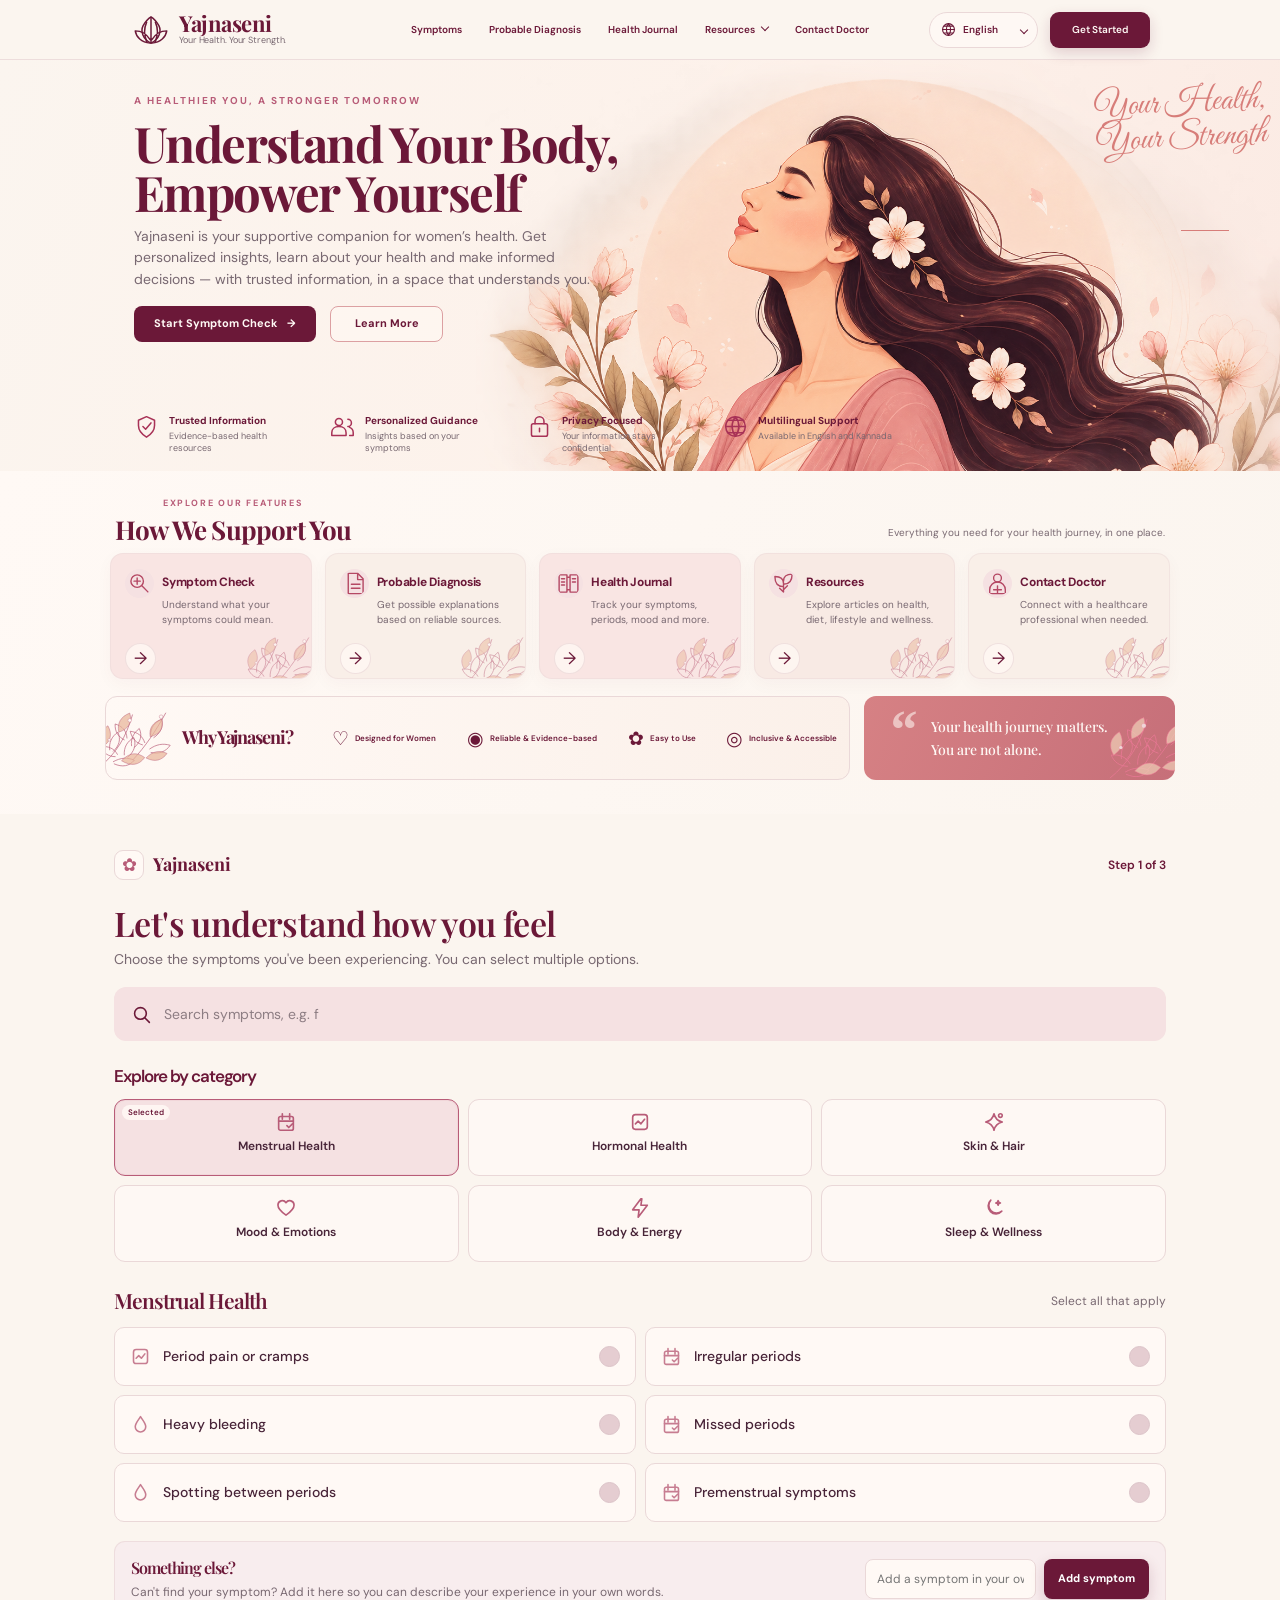
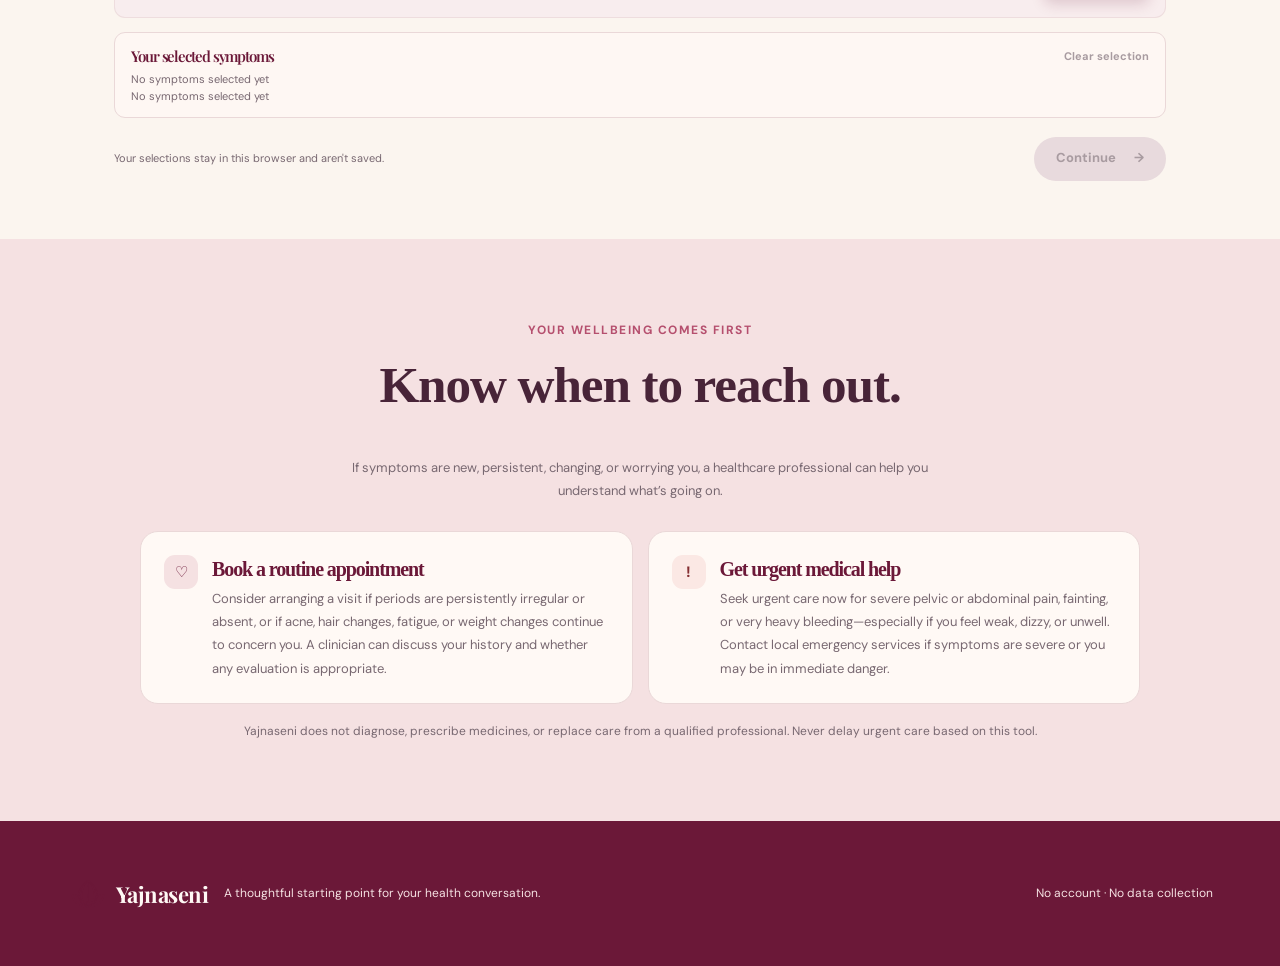
<file: index.html>
<!doctype html>
<html lang="en">
<head>
  <meta charset="utf-8">
  <meta name="viewport" content="width=device-width, initial-scale=1">
  <meta name="theme-color" content="#FBF5EF">
  <meta name="description" content="Understand your symptoms in everyday language and prepare for a conversation with a healthcare professional.">
  <title>Yajnaseni — understand your symptoms</title>
  <link rel="preconnect" href="https://fonts.googleapis.com">
  <link rel="preconnect" href="https://fonts.gstatic.com" crossorigin>
  <link href="https://fonts.googleapis.com/css2?family=DM+Sans:wght@400;500;600;700&family=Great+Vibes&family=Noto+Sans+Kannada:wght@400;500;600;700&family=Playfair+Display:wght@500;600;700;800&display=swap" rel="stylesheet">
  <link rel="stylesheet" href="styles.css">
</head>
<body>
  <header class="site-header">
    <a class="brand" href="#home" aria-label="Yajnaseni home">
      <span class="brand-mark" aria-hidden="true"><svg viewBox="0 0 48 48"><g fill="none" stroke="currentColor" stroke-width="1.7" stroke-linecap="round" stroke-linejoin="round"><path d="M24 39C14 34 12 25 15 19c4-7 9-10 9-10s5 3 9 10c3 6 1 15-9 20Z"/><path d="M23 39C13 38 7 32 6 25c6 0 12 2 17 10M25 39c10-1 16-7 17-14-6 0-12 2-17 10M19 37c-3-7-3-15 0-22M29 37c3-7 3-15 0-22M24 39V10"/></g></svg></span>
      <span class="brand-copy"><span class="brand-name">Yajnaseni</span><span class="brand-tagline" data-i18n="brandTagline">Your Health. Your Strength.</span></span>
    </a>
    <div class="header-menu" id="header-menu">
      <nav class="main-nav" id="main-navigation" aria-label="Main navigation">
        <a href="#checker" data-i18n="navSymptoms">Symptoms</a>
        <a href="#checker" id="diagnosis-link" data-i18n="navDiagnosis">Probable Diagnosis</a>
        <a href="journal.html" data-i18n="navJournal">Health Journal</a>
        <div class="nav-dropdown" id="resources-dropdown">
          <button type="button" class="resource-trigger" id="resources-trigger" aria-expanded="false" aria-controls="resources-menu" data-i18n="navResources">Resources</button>
          <div class="resource-menu" id="resources-menu" hidden>
            <a href="resources.html#health-resources" data-i18n="navHealthResources">Health Resources</a>
            <a href="resources.html#diet-nutrition" data-i18n="navNutrition">Diet &amp; Nutrition</a>
            <a href="resources.html#lifestyle-wellness" data-i18n="navWellness">Lifestyle &amp; Wellness</a>
          </div>
        </div>
        <a href="contact.html" data-i18n="navContact">Contact Doctor</a>
      </nav>
      <div class="header-actions">
        <div class="language-picker">
          <label class="sr-only" for="language-select" data-i18n="navRegionalLanguages">Regional Languages</label>
          <svg class="language-globe" viewBox="0 0 24 24" aria-hidden="true"><circle cx="12" cy="12" r="9.5"/><path d="M2.8 12h18.4M12 2.5a15 15 0 0 1 0 19M12 2.5a15 15 0 0 0 0 19M5.2 6.5h13.6m-13.6 11h13.6"/></svg>
          <select class="language-select" id="language-select" data-set-language="en" aria-label="Regional Languages">
            <option value="en">English</option>
            <option value="kn">ಕನ್ನಡ</option>
          </select>
        </div>
        <a class="button button-small button-primary header-cta" href="#checker" data-i18n="navGetStarted">Get Started</a>
      </div>
    </div>
    <button class="mobile-menu-toggle" id="mobile-menu-toggle" type="button" aria-label="Open navigation menu" aria-expanded="false" aria-controls="header-menu">
      <span></span><span></span><span></span>
    </button>
  </header>

  <main>
    <section class="hero" id="home">
      <div class="hero-content">
        <span class="eyebrow" data-i18n="heroEyebrow">A HEALTHIER YOU, A STRONGER TOMORROW</span>
        <h1 data-i18n="heroTitle">Understand Your Body,<br>Empower Yourself</h1>
        <p class="hero-copy" data-i18n="heroCopy">Yajnaseni is your supportive companion for women’s health. Get personalized insights, learn about your health and make informed decisions — with trusted information, in a space that understands you.</p>
        <div class="hero-actions">
          <a class="button button-primary" href="#checker"><span data-i18n="heroButton">Start Symptom Check</span><span aria-hidden="true">→</span></a>
          <a class="button button-outline hero-secondary" href="#how-it-works" data-i18n="heroLearnMore">Learn More</a>
        </div>
      </div>
      <div class="hero-art">
        <img class="hero-illustration" src="image/Yajnaseni.image.png" alt="Illustration of a woman with flowing dark hair, white flowers and botanical branches">
        <p class="hero-mantra" aria-hidden="true" data-i18n="heroMantra">Your Health,<br>Your Strength</p>
        <span class="mantra-rule" aria-hidden="true"></span>
      </div>
      <div class="hero-benefits" aria-label="Yajnaseni benefits">
        <div class="hero-benefit"><svg viewBox="0 0 28 28" aria-hidden="true"><path d="M14 3 23 7v6c0 6-4 10-9 13-5-3-9-7-9-13V7l9-4Z"/><path d="m10 14 3 3 6-7"/></svg><span><strong data-i18n="benefitTrusted">Trusted Information</strong><small data-i18n="benefitTrustedCopy">Evidence-based health resources</small></span></div>
        <div class="hero-benefit"><svg viewBox="0 0 28 28" aria-hidden="true"><circle cx="10" cy="9" r="4"/><path d="M2 24v-3c0-4 3-7 8-7s8 3 8 7v3H2ZM20 6a4 4 0 0 1 0 8m2 1c3 1 4 3 4 6v3h-4"/></svg><span><strong data-i18n="benefitPersonal">Personalized Guidance</strong><small data-i18n="benefitPersonalCopy">Insights based on your symptoms</small></span></div>
        <div class="hero-benefit"><svg viewBox="0 0 28 28" aria-hidden="true"><rect x="5" y="11" width="18" height="14" rx="2"/><path d="M9 11V8a5 5 0 0 1 10 0v3m-5 5v4"/></svg><span><strong data-i18n="benefitPrivacy">Privacy Focused</strong><small data-i18n="benefitPrivacyCopy">Your information stays confidential</small></span></div>
        <div class="hero-benefit"><svg viewBox="0 0 28 28" aria-hidden="true"><circle cx="14" cy="14" r="11"/><path d="M3 14h22M14 3a18 18 0 0 1 0 22M14 3a18 18 0 0 0 0 22M5 7h18M5 21h18"/></svg><span><strong data-i18n="benefitLanguages">Multilingual Support</strong><small data-i18n="benefitLanguagesCopy">Available in English and Kannada</small></span></div>
      </div>
    </section>

    <section class="feature-section" id="how-it-works">
      <div class="section-heading">
        <div><span class="eyebrow" data-i18n="featuresEyebrow">EXPLORE OUR FEATURES</span><h2 data-i18n="featuresTitle">How We Support You</h2></div>
        <p data-i18n="featuresIntro">Everything you need for your health journey, in one place.</p>
      </div>
      <div class="feature-grid">
        <article class="feature-card card-symptoms"><svg class="feature-icon" viewBox="0 0 32 32" aria-hidden="true"><circle cx="13" cy="13" r="8"/><path d="m19 19 9 9M9 13h8m-4-4v8"/></svg><h3 data-i18n="featureSymptoms">Symptom Check</h3><p data-i18n="featureSymptomsCopy">Understand what your symptoms could mean.</p><a class="card-arrow" href="#checker" aria-label="Start a symptom check">→</a></article>
        <article class="feature-card card-diagnosis"><svg class="feature-icon" viewBox="0 0 32 32" aria-hidden="true"><path d="M8 3h12l7 7v19H8zM20 3v8h7M12 17h11m-11 5h11"/></svg><h3 data-i18n="featureDiagnosis">Probable Diagnosis</h3><p data-i18n="featureDiagnosisCopy">Get possible explanations based on reliable sources.</p><a class="card-arrow" id="feature-diagnosis-link" href="#checker" aria-label="View probable diagnosis">→</a></article>
        <article class="feature-card card-journal"><svg class="feature-icon" viewBox="0 0 32 32" aria-hidden="true"><path d="M4 5h10v22H4zM18 5h10v22H18zM14 8h4m-4 16h4m-7-14H7m4 4H7m4 4H7m14-8h4m-4 4h4"/></svg><h3 data-i18n="featureJournal">Health Journal</h3><p data-i18n="featureJournalCopy">Track your symptoms, periods, mood and more.</p><a class="card-arrow" href="journal.html" aria-label="Open health journal">→</a></article>
        <article class="feature-card card-resources"><svg class="feature-icon" viewBox="0 0 32 32" aria-hidden="true"><path d="M16 27V15m0 5C8 20 5 15 5 7c7 0 11 3 11 9m0 1c8 0 11-5 11-13-7 0-11 3-11 9M16 27l-5-5m5 2 5-5"/></svg><h3 data-i18n="featureResources">Resources</h3><p data-i18n="featureResourcesCopy">Explore articles on health, diet, lifestyle and wellness.</p><a class="card-arrow" href="resources.html#health-resources" aria-label="Explore health resources">→</a></article>
        <article class="feature-card card-contact"><svg class="feature-icon" viewBox="0 0 32 32" aria-hidden="true"><circle cx="16" cy="9" r="5"/><path d="M6 29v-5a10 10 0 0 1 20 0v5H6Zm10-10v10m-5-5h10"/></svg><h3 data-i18n="featureContact">Contact Doctor</h3><p data-i18n="featureContactCopy">Connect with a healthcare professional when needed.</p><a class="card-arrow" href="contact.html" aria-label="Find nearby healthcare professionals">→</a></article>
      </div>
      <div class="why-row">
        <section class="why-card" aria-labelledby="why-title">
          <img src="botanical.svg" alt="" aria-hidden="true">
          <h2 id="why-title" data-i18n="whyTitle">Why Yajnaseni?</h2>
          <ul>
            <li><span aria-hidden="true">♡</span><span data-i18n="whyWomen">Designed for Women</span></li>
            <li><span aria-hidden="true">◉</span><span data-i18n="whyEvidence">Reliable &amp; Evidence-based</span></li>
            <li><span aria-hidden="true">✿</span><span data-i18n="whyEasy">Easy to Use</span></li>
            <li><span aria-hidden="true">◎</span><span data-i18n="whyInclusive">Inclusive &amp; Accessible</span></li>
          </ul>
        </section>
        <aside class="quote-card">
          <span class="quote-mark" aria-hidden="true">“</span>
          <p data-i18n="quoteText">Your health journey matters.<br>You are not alone.</p>
          <img src="botanical.svg" alt="" aria-hidden="true">
        </aside>
      </div>
    </section>

    <section class="checker-section" id="checker">
      <form id="symptom-form" class="symptom-wizard" novalidate>
        <header class="wizard-header">
          <p class="wizard-brand"><span class="wizard-brand-mark" aria-hidden="true">✿</span>Yajnaseni</p>
          <p class="wizard-step" id="wizard-step-label" aria-live="polite">Step 1 of 3</p>
        </header>
        <div class="form-error" id="form-error" role="alert" hidden></div>
        <div class="symptom-step" id="selection-step">
          <div class="symptom-page-heading">
            <h2 data-i18n="symptomPageTitle">Let's understand how you feel</h2>
            <p data-i18n="symptomPageCopy">Choose the symptoms you've been experiencing. You can select multiple options.</p>
          </div>
          <div class="symptom-search-wrap">
            <svg viewBox="0 0 24 24" aria-hidden="true"><circle cx="10.8" cy="10.8" r="6.7"></circle><path d="m16 16 5 5"></path></svg>
            <label class="sr-only" for="symptom-search" data-i18n="symptomSearchPlaceholder">Search symptoms, e.g. fatigue or cramps</label>
            <input id="symptom-search" type="search" autocomplete="off" data-i18n-placeholder="symptomSearchPlaceholder" placeholder="Search symptoms, e.g. fatigue or cramps">
            <button class="search-clear" id="clear-search" type="button" aria-label="Clear symptom search" hidden>×</button>
          </div>
          <section class="category-explorer" aria-labelledby="category-explorer-title">
            <h3 id="category-explorer-title" data-i18n="categoryExplorerTitle">Explore by category</h3>
            <div class="category-grid" id="symptom-categories" aria-label="Symptom categories"></div>
          </section>
          <section class="symptom-browser" aria-labelledby="active-category-heading">
            <div class="symptom-browser-heading">
              <h3 id="active-category-heading">Menstrual Health</h3>
              <p data-i18n="selectAllHint">Select all that apply</p>
            </div>
            <div class="symptom-grid" id="symptom-options" aria-live="polite"></div>
            <div class="symptom-empty" id="symptom-empty" role="status" hidden>
              <span aria-hidden="true">♡</span>
              <p data-i18n="noSymptomsFound">No symptoms found. Try a different search.</p>
            </div>
          </section>
          <section class="custom-symptom-card" aria-labelledby="custom-symptom-title">
            <div>
              <h3 id="custom-symptom-title" data-i18n="customSymptomTitle">Something else?</h3>
              <p data-i18n="customSymptomCopy">Can't find your symptom? Add it here so you can describe your experience in your own words.</p>
            </div>
            <div class="custom-symptom-entry">
              <label class="sr-only" for="custom-symptom-input" data-i18n="customSymptomPlaceholder">Add a symptom in your own words</label>
              <input id="custom-symptom-input" type="text" maxlength="100" data-i18n-placeholder="customSymptomPlaceholder" placeholder="Add a symptom in your own words">
              <button class="button button-primary" id="add-custom-symptom" type="button" data-i18n="addSymptomButton">Add symptom</button>
            </div>
            <p class="custom-symptom-error" id="custom-symptom-error" role="alert" hidden></p>
          </section>
          <section class="selected-panel" aria-labelledby="selected-panel-title" aria-live="polite">
            <div class="selected-panel-heading">
              <h3 id="selected-panel-title" data-i18n="selectedSymptomsTitle">Your selected symptoms</h3>
              <button class="text-button" id="clear-selection" type="button" data-i18n="clearSelectionButton">Clear selection</button>
            </div>
            <p class="selected-count" id="selected-count">0 symptoms selected</p>
            <ul class="selected-list" id="selected-symptoms"></ul>
          </section>
          <div class="wizard-actions selection-actions">
            <p class="privacy-note" data-i18n="symptomPrivacyNote">Your selections stay in this browser and aren't saved.</p>
            <button class="button button-primary continue-button" id="continue-to-details" type="button" disabled><span data-i18n="continueButton">Continue</span><span aria-hidden="true">→</span></button>
          </div>
        </div>
        <div class="symptom-step details-step" id="details-step" hidden>
          <div class="symptom-page-heading">
            <h2 data-i18n="detailsPageTitle">A little more about what you're experiencing</h2>
            <p data-i18n="detailsPageCopy">These optional details help you prepare a clearer summary for a healthcare conversation.</p>
          </div>
          <div class="details-selected">
            <p class="field-label" data-i18n="selectedForSummary">Symptoms you selected</p>
            <ul class="selected-list" id="details-selected-symptoms"></ul>
          </div>
          <label class="field-label" for="symptom-text" data-i18n="describeLabel">Anything else you'd like to share? (optional)</label>
          <textarea id="symptom-text" rows="3" maxlength="1200" data-i18n-placeholder="describePlaceholder" placeholder="Add any context you'd like to include in your summary"></textarea>
          <div class="form-row details-fields">
            <div class="field-group">
              <label class="field-label" for="duration" data-i18n="durationLabel">How long have you noticed these symptoms?</label>
              <select id="duration"><option value="" data-i18n="chooseOption">Choose an option</option><option value="days" data-i18n="durationDays">A few days</option><option value="weeks" data-i18n="durationWeeks">A few weeks</option><option value="months" data-i18n="durationMonths">A few months</option><option value="longer" data-i18n="durationLonger">More than 6 months</option><option value="unsure" data-i18n="durationUnsure">I'm not sure</option></select>
            </div>
            <div class="field-group">
              <label class="field-label" for="severity" data-i18n="severityLabel">How much are they affecting you?</label>
              <select id="severity"><option value="" data-i18n="chooseOption">Choose an option</option><option value="mild" data-i18n="severityMild">A little</option><option value="moderate" data-i18n="severityModerate">Somewhat</option><option value="severe" data-i18n="severitySevere">A lot</option></select>
            </div>
          </div>
          <div class="followup-block">
            <p class="field-label followup-title" data-i18n="followupTitle">A couple more details (optional)</p>
            <div class="form-row details-fields">
              <div class="field-group">
                <label class="field-label" for="period-pattern" data-i18n="periodQuestion">If relevant, how have your periods changed?</label>
                <select id="period-pattern"><option value="" data-i18n="preferNot">Choose an option or skip</option><option value="irregular" data-i18n="periodIrregular">They come at unpredictable times</option><option value="missed" data-i18n="periodMissed">I've missed periods</option><option value="heavy" data-i18n="periodHeavy">They've been heavier than usual</option><option value="painful" data-i18n="periodPainful">They've been more painful</option><option value="no-change" data-i18n="periodNoChange">No change / not relevant</option></select>
              </div>
              <div class="field-group">
                <label class="field-label" for="daily-impact" data-i18n="impactQuestion">How much do these symptoms affect daily life?</label>
                <select id="daily-impact"><option value="" data-i18n="preferNot">Choose an option or skip</option><option value="not-much" data-i18n="impactLow">Not much</option><option value="some" data-i18n="impactSome">Some days</option><option value="often" data-i18n="impactOften">Often</option></select>
              </div>
            </div>
          </div>
          <p class="safety-note" data-i18n="safetyNote">This is for education, not diagnosis. For sudden, severe or concerning symptoms, seek advice from a healthcare professional.</p>
          <div class="wizard-actions details-actions">
            <button class="button button-outline" id="back-to-selection" type="button"><span aria-hidden="true">←</span><span data-i18n="backButton">Back</span></button>
            <button class="button button-primary continue-button" type="submit"><span data-i18n="viewSummaryButton">View my summary</span><span aria-hidden="true">→</span></button>
          </div>
          <p class="form-footnote" data-i18n="localOnly">Your answers are processed on this device only.</p>
        </div>
      </form>
    </section>

    <section class="results-section" id="results" hidden aria-live="polite"></section>

    <section class="care-section" id="care">
      <div class="care-heading"><span class="eyebrow" data-i18n="careEyebrow">YOUR WELLBEING COMES FIRST</span><h2 data-i18n="careTitle">Know when to reach out.</h2><p data-i18n="careIntro">If symptoms are new, persistent, changing, or worrying you, a healthcare professional can help you understand what’s going on.</p></div>
      <div class="care-grid">
        <article class="care-card routine-card"><span class="care-symbol">♡</span><div><h3 data-i18n="routineTitle">Book a routine appointment</h3><p data-i18n="routineCopy">Consider arranging a visit if periods are persistently irregular or absent, or if acne, hair changes, fatigue, or weight changes continue to concern you. A clinician can discuss your history and whether any evaluation is appropriate.</p></div></article>
        <article class="care-card urgent-card"><span class="care-symbol">!</span><div><h3 data-i18n="urgentTitle">Get urgent medical help</h3><p data-i18n="urgentCopy">Seek urgent care now for severe pelvic or abdominal pain, fainting, or very heavy bleeding—especially if you feel weak, dizzy, or unwell. Contact local emergency services if symptoms are severe or you may be in immediate danger.</p></div></article>
      </div>
      <p class="care-note" data-i18n="careNote">Yajnaseni does not diagnose, prescribe medicines, or replace care from a qualified professional. Never delay urgent care based on this tool.</p>
    </section>
  </main>

  <footer class="site-footer"><a class="brand footer-brand" href="#home" aria-label="Yajnaseni home"><span class="brand-mark" aria-hidden="true"><svg viewBox="0 0 48 48"><g fill="none" stroke="currentColor" stroke-width="1.7" stroke-linecap="round" stroke-linejoin="round"><path d="M24 39C14 34 12 25 15 19c4-7 9-10 9-10s5 3 9 10c3 6 1 15-9 20Z"/><path d="M23 39C13 38 7 32 6 25c6 0 12 2 17 10M25 39c10-1 16-7 17-14-6 0-12 2-17 10M19 37c-3-7-3-15 0-22M29 37c3-7 3-15 0-22M24 39V10"/></g></svg></span><span class="brand-copy"><span class="brand-name">Yajnaseni</span></span></a><p data-i18n="footerText">A thoughtful starting point for your health conversation.</p><span class="footer-private" data-i18n="footerPrivacy">No account · No data collection</span></footer>
  <script src="app.js"></script>
</body>
</html>
</file>
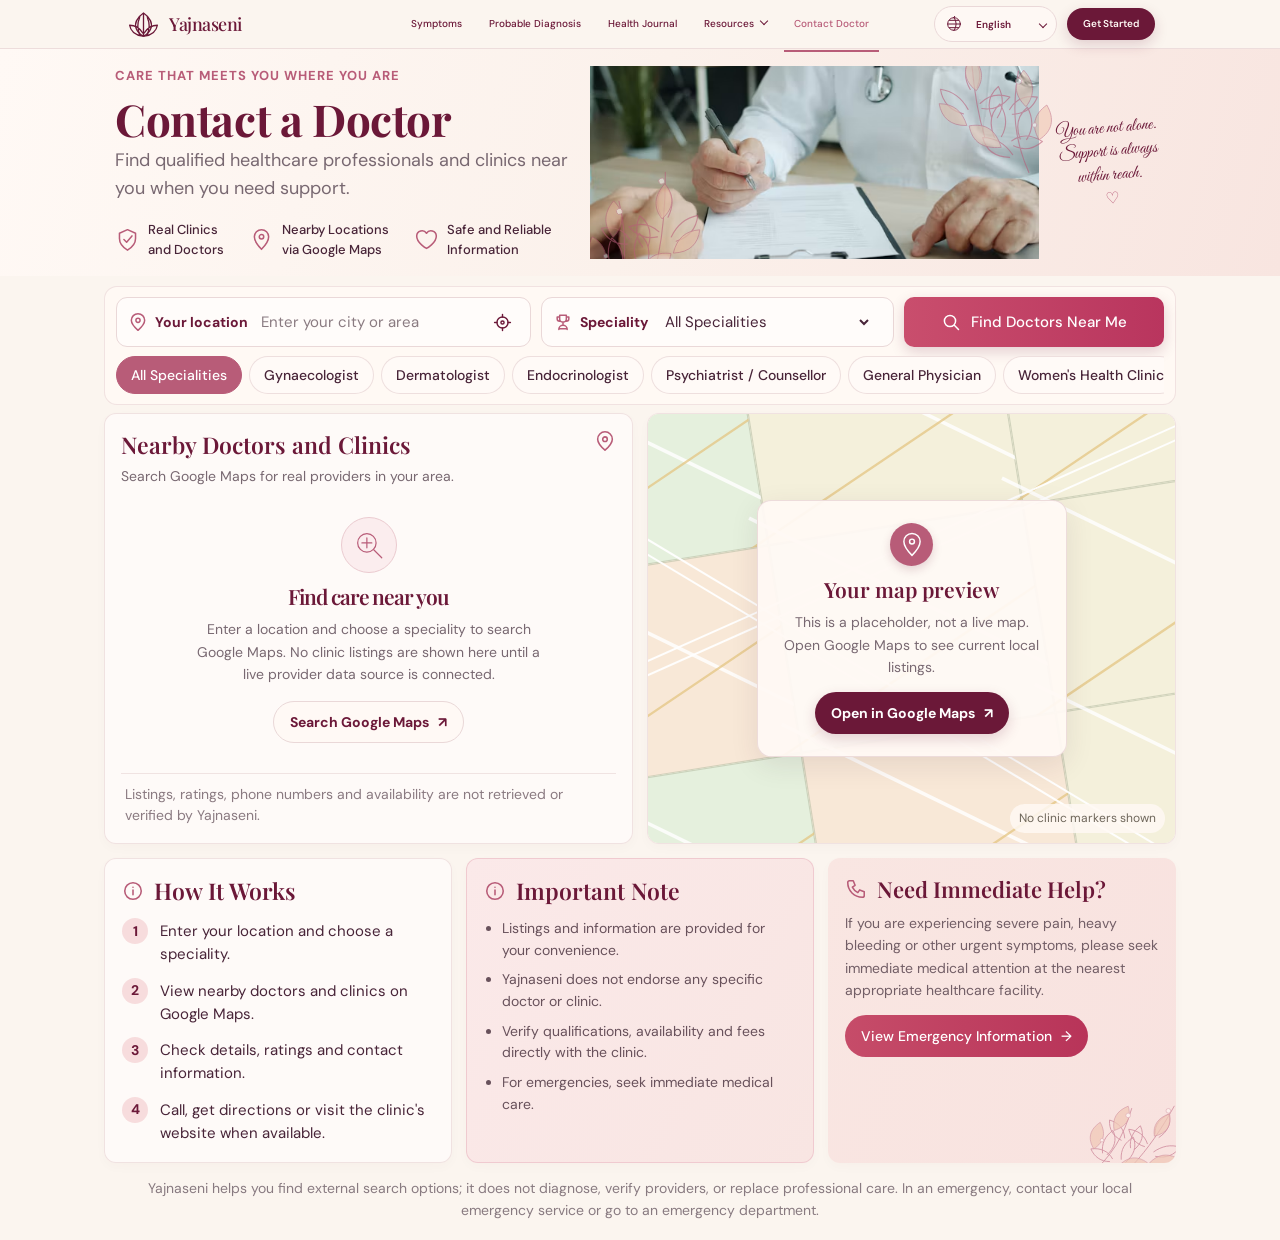
<file: contact.html>
<!doctype html>
<html lang="en">
<head>
  <meta charset="utf-8">
  <meta name="viewport" content="width=device-width, initial-scale=1">
  <meta name="theme-color" content="#FBF5EF">
  <meta name="description" content="Find nearby healthcare professionals and clinics with a Google Maps search.">
  <title>Contact a Doctor — Yajnaseni</title>
  <link rel="preconnect" href="https://fonts.googleapis.com">
  <link rel="preconnect" href="https://fonts.gstatic.com" crossorigin>
  <link href="https://fonts.googleapis.com/css2?family=DM+Sans:wght@400;500;600;700&family=Great+Vibes&family=Noto+Sans+Kannada:wght@400;500;600;700&family=Playfair+Display:wght@500;600;700&display=swap" rel="stylesheet">
  <link rel="stylesheet" href="styles.css">
  <link rel="stylesheet" href="contact.css">
</head>
<body class="contact-page">
  <header class="site-header">
    <a class="brand" href="index.html#home" aria-label="Yajnaseni home">
      <span class="brand-mark" aria-hidden="true"><svg viewBox="0 0 48 48"><g fill="none" stroke="currentColor" stroke-width="1.7" stroke-linecap="round" stroke-linejoin="round"><path d="M24 39C14 34 12 25 15 19c4-7 9-10 9-10s5 3 9 10c3 6 1 15-9 20Z"/><path d="M23 39C13 38 7 32 6 25c6 0 12 2 17 10M25 39c10-1 16-7 17-14-6 0-12 2-17 10M19 37c-3-7-3-15 0-22M29 37c3-7 3-15 0-22M24 39V10"/></g></svg></span>
      <span class="brand-copy"><span class="brand-name">Yajnaseni</span><span class="brand-tagline">Your Health. Your Strength.</span></span>
    </a>
    <div class="header-menu" id="contact-header-menu">
      <nav class="main-nav" aria-label="Main navigation">
        <a href="index.html#checker">Symptoms</a>
        <a href="index.html#checker">Probable Diagnosis</a>
        <a href="journal.html">Health Journal</a>
        <div class="nav-dropdown" id="contact-resources-dropdown">
          <button type="button" class="resource-trigger" id="contact-resources-trigger" aria-expanded="false" aria-controls="contact-resources-menu">Resources</button>
          <div class="resource-menu" id="contact-resources-menu" hidden>
            <a href="resources.html#health-resources">Health Resources</a>
            <a href="resources.html#diet-nutrition">Diet &amp; Nutrition</a>
            <a href="resources.html#lifestyle-wellness">Lifestyle &amp; Wellness</a>
          </div>
        </div>
        <a class="contact-nav-active" href="contact.html" aria-current="page">Contact Doctor</a>
      </nav>
      <div class="header-actions">
        <div class="language-picker">
          <label class="sr-only" for="contact-language">Language options supported on the main website</label>
          <svg class="language-globe" viewBox="0 0 24 24" aria-hidden="true"><circle cx="12" cy="12" r="9.5"/><path d="M2.8 12h18.4M12 2.5a15 15 0 0 1 0 19M12 2.5a15 15 0 0 0 0-19M5.2 6.5h13.6m-13.6 11h13.6"/></svg>
          <select class="language-select" id="contact-language" aria-label="Language options supported on the main website">
            <option value="en">English</option><option value="kn">ಕನ್ನಡ · Main site</option>
          </select>
        </div>
        <a class="button button-small button-primary header-cta" href="index.html#checker">Get Started</a>
      </div>
    </div>
    <button class="mobile-menu-toggle" id="contact-menu-toggle" type="button" aria-label="Open navigation menu" aria-expanded="false" aria-controls="contact-header-menu">
      <span></span><span></span><span></span>
    </button>
  </header>

  <main>
    <section class="contact-hero" aria-labelledby="contact-title">
      <div class="contact-hero-copy">
        <p class="contact-eyebrow">CARE THAT MEETS YOU WHERE YOU ARE</p>
        <h1 id="contact-title">Contact a Doctor</h1>
        <p class="contact-hero-intro">Find qualified healthcare professionals and clinics near you when you need support.</p>
        <ul class="contact-trust-list">
          <li><svg viewBox="0 0 28 28" aria-hidden="true"><path d="M14 3 23 7v6c0 6-4 10-9 13-5-3-9-7-9-13V7l9-4Z"/><path d="m10 14 3 3 6-7"/></svg><span>Real Clinics<br>and Doctors</span></li>
          <li><svg viewBox="0 0 28 28" aria-hidden="true"><path d="M22 11c0 6-8 14-8 14S6 17 6 11a8 8 0 1 1 16 0Z"/><circle cx="14" cy="11" r="2.5"/></svg><span>Nearby Locations<br>via Google Maps</span></li>
          <li><svg viewBox="0 0 28 28" aria-hidden="true"><path d="M14 24S3 18 3 10a6 6 0 0 1 11-3 6 6 0 0 1 11 3c0 8-11 14-11 14Z"/></svg><span>Safe and Reliable<br>Information</span></li>
        </ul>
      </div>
      <div class="contact-hero-art" aria-label="Yajnaseni women's health illustration">
        <span class="contact-botanical botanical-left" aria-hidden="true"><img src="botanical.svg" alt=""></span>
        <div class="contact-photo-wrap"><img class="contact-photo" src="image/Doctor.avif" alt="Woman healthcare professional, photographed in a clinical setting"></div>
        <span class="contact-botanical botanical-right" aria-hidden="true"><img src="botanical.svg" alt=""></span>
        <p class="contact-hero-note">You are not alone.<br>Support is always<br>within reach.<span>♡</span></p>
      </div>
    </section>

    <section class="provider-search-panel" aria-label="Search nearby doctors">
      <form class="provider-search-form" id="provider-search-form" novalidate>
        <div class="location-field search-field">
          <label for="doctor-location"><svg viewBox="0 0 24 24" aria-hidden="true"><path d="M20 10c0 5-8 12-8 12S4 15 4 10a8 8 0 1 1 16 0Z"/><circle cx="12" cy="10" r="2.5"/></svg><span>Your location</span></label>
          <input id="doctor-location" name="location" type="text" maxlength="120" autocomplete="street-address" placeholder="Enter your city or area">
          <button class="location-button" id="use-my-location" type="button" aria-label="Use my current location" title="Use my current location"><svg viewBox="0 0 24 24" aria-hidden="true"><circle cx="12" cy="12" r="7"></circle><circle cx="12" cy="12" r="2"></circle><path d="M12 2v3m0 14v3M2 12h3m14 0h3"></path></svg></button>
        </div>
        <div class="speciality-field search-field">
          <label for="doctor-speciality"><svg viewBox="0 0 24 24" aria-hidden="true"><path d="M8 4h8v4a4 4 0 0 1-8 0V4Zm4 8v4m-5 4h10m-5-4a5 5 0 0 0-5 5m5-5a5 5 0 0 1 5 5M8 6H5v2a3 3 0 0 0 3 3m8-5h3v2a3 3 0 0 1-3 3"></path></svg><span>Speciality</span></label>
          <select id="doctor-speciality" name="speciality">
            <option value="all">All Specialities</option>
            <option value="gynaecologist">Gynaecologist</option>
            <option value="dermatologist">Dermatologist</option>
            <option value="endocrinologist">Endocrinologist</option>
            <option value="psychiatrist counsellor">Psychiatrist / Counsellor</option>
            <option value="general physician">General Physician</option>
            <option value="women's health clinic">Women's Health Clinic</option>
          </select>
        </div>
        <button class="button button-primary doctor-search-button" type="submit"><svg viewBox="0 0 24 24" aria-hidden="true"><circle cx="10.8" cy="10.8" r="6.7"></circle><path d="m16 16 5 5"></path></svg><span>Find Doctors Near Me</span></button>
      </form>
      <p class="location-status" id="location-status" role="status" aria-live="polite"></p>
      <div class="speciality-chips" aria-label="Choose a speciality">
        <button type="button" data-speciality="all" class="is-active" aria-pressed="true">All Specialities</button>
        <button type="button" data-speciality="gynaecologist" aria-pressed="false">Gynaecologist</button>
        <button type="button" data-speciality="dermatologist" aria-pressed="false">Dermatologist</button>
        <button type="button" data-speciality="endocrinologist" aria-pressed="false">Endocrinologist</button>
        <button type="button" data-speciality="psychiatrist counsellor" aria-pressed="false">Psychiatrist / Counsellor</button>
        <button type="button" data-speciality="general physician" aria-pressed="false">General Physician</button>
        <button type="button" data-speciality="women's health clinic" aria-pressed="false">Women's Health Clinic</button>
      </div>
      <p class="search-feedback" id="search-feedback" role="alert" hidden></p>
    </section>

    <section class="contact-dashboard" aria-label="Doctor search information">
      <div class="contact-main-columns">
        <section class="nearby-panel contact-card" aria-labelledby="nearby-heading">
          <div class="panel-heading nearby-heading">
            <div><h2 id="nearby-heading">Nearby Doctors and Clinics</h2><p id="nearby-caption">Search Google Maps for real providers in your area.</p></div>
            <svg viewBox="0 0 24 24" aria-hidden="true"><path d="M20 10c0 5-8 12-8 12S4 15 4 10a8 8 0 1 1 16 0Z"/><circle cx="12" cy="10" r="2.5"/></svg>
          </div>
          <div class="provider-empty-state" id="provider-empty-state">
            <span class="empty-state-icon" aria-hidden="true"><svg viewBox="0 0 48 48"><circle cx="21" cy="21" r="13"></circle><path d="m31 31 11 11M21 14v14m-7-7h14"></path></svg></span>
            <h3>Find care near you</h3>
            <p>Enter a location and choose a speciality to search Google Maps. No clinic listings are shown here until a live provider data source is connected.</p>
            <a class="button button-outline maps-search-link" id="empty-maps-link" href="https://www.google.com/maps/search/?api=1&amp;query=women%27s+health+doctor" target="_blank" rel="noopener noreferrer">Search Google Maps <span aria-hidden="true">↗</span></a>
          </div>
          <p class="provider-privacy-note">Listings, ratings, phone numbers and availability are not retrieved or verified by Yajnaseni.</p>
        </section>

        <section class="map-panel contact-card" aria-labelledby="map-heading">
          <div class="map-placeholder">
            <div class="map-tiles" aria-hidden="true"><span></span><span></span><span></span><span></span><span></span><span></span><span></span><span></span><span></span></div>
            <div class="map-placeholder-copy"><span class="map-pin-icon" aria-hidden="true"><svg viewBox="0 0 32 32"><path d="M26 13c0 7-10 17-10 17S6 20 6 13a10 10 0 1 1 20 0Z"></path><circle cx="16" cy="13" r="3"></circle></svg></span><h2 id="map-heading">Your map preview</h2><p>This is a placeholder, not a live map. Open Google Maps to see current local listings.</p><button class="button button-primary map-open-button" id="map-open-button" type="button">Open in Google Maps <span aria-hidden="true">↗</span></button></div>
            <span class="map-legend-note">No clinic markers shown</span>
          </div>
        </section>
      </div>

      <section class="contact-info-row" aria-label="Doctor search guidance">
        <section class="contact-card how-card" aria-labelledby="how-heading">
          <div class="panel-heading"><svg viewBox="0 0 24 24" aria-hidden="true"><circle cx="12" cy="12" r="9"></circle><path d="M12 11v5m0-8h.01"></path></svg><h2 id="how-heading">How It Works</h2></div>
          <ol class="how-steps">
            <li><span>1</span><p>Enter your location and choose a speciality.</p></li>
            <li><span>2</span><p>View nearby doctors and clinics on Google Maps.</p></li>
            <li><span>3</span><p>Check details, ratings and contact information.</p></li>
            <li><span>4</span><p>Call, get directions or visit the clinic's website when available.</p></li>
          </ol>
        </section>
        <section class="contact-card important-card" aria-labelledby="important-heading">
          <div class="panel-heading"><svg viewBox="0 0 24 24" aria-hidden="true"><circle cx="12" cy="12" r="9"></circle><path d="M12 11v5m0-8h.01"></path></svg><h2 id="important-heading">Important Note</h2></div>
          <ul>
            <li>Listings and information are provided for your convenience.</li>
            <li>Yajnaseni does not endorse any specific doctor or clinic.</li>
            <li>Verify qualifications, availability and fees directly with the clinic.</li>
            <li>For emergencies, seek immediate medical care.</li>
          </ul>
        </section>
        <section class="contact-card emergency-card" aria-labelledby="emergency-heading">
          <div class="emergency-card-flower" aria-hidden="true"><img src="botanical.svg" alt=""></div>
          <div class="panel-heading"><svg viewBox="0 0 24 24" aria-hidden="true"><path d="M5 3h4l2 5-3 2c1.4 2.8 3.2 4.6 6 6l2-3 5 2v4c0 1.1-.9 2-2 2C10 21 3 14 3 5c0-1.1.9-2 2-2Z"></path></svg><h2 id="emergency-heading">Need Immediate Help?</h2></div>
          <p>If you are experiencing severe pain, heavy bleeding or other urgent symptoms, please seek immediate medical attention at the nearest appropriate healthcare facility.</p>
          <a class="button emergency-button" href="index.html#care">View Emergency Information <span aria-hidden="true">→</span></a>
        </section>
      </section>
    </section>
    <p class="contact-disclaimer" id="emergency-info">Yajnaseni helps you find external search options; it does not diagnose, verify providers, or replace professional care. In an emergency, contact your local emergency service or go to an emergency department.</p>
  </main>
  <script src="contact.js"></script>
</body>
</html>
</file>
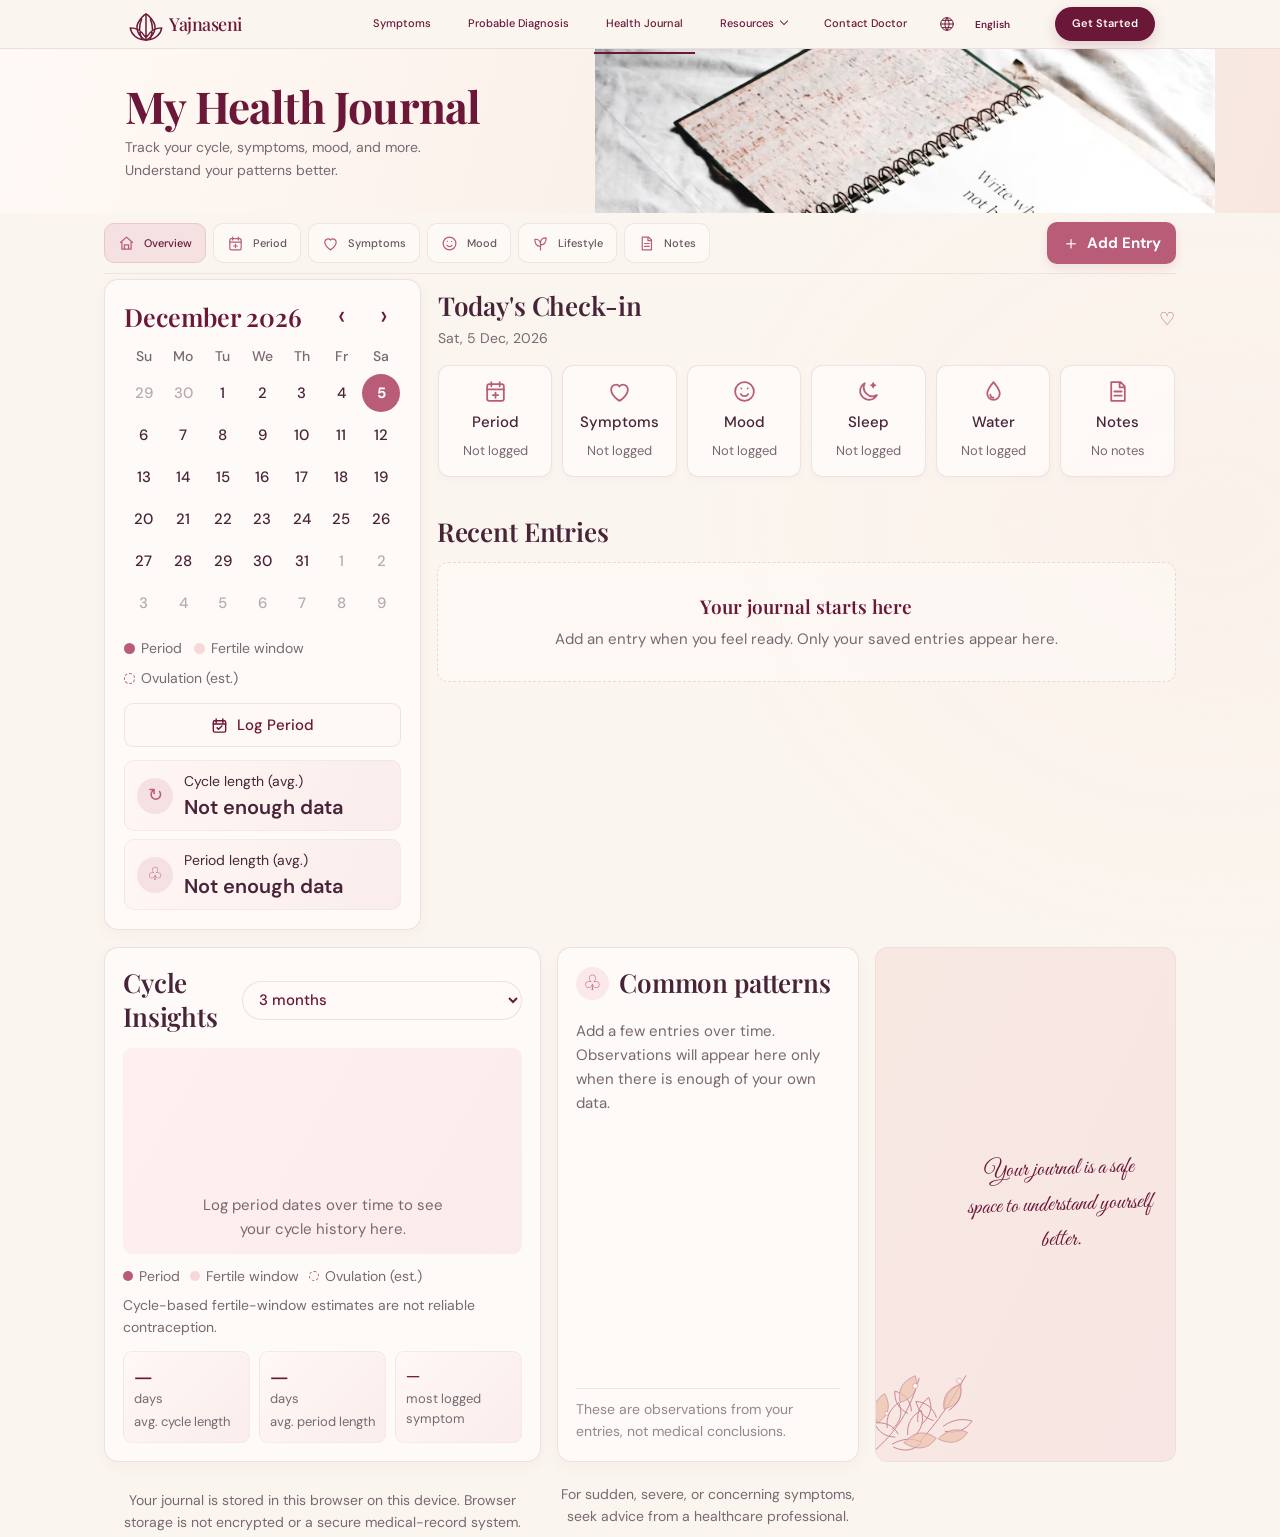
<file: journal.html>
<!doctype html>
<html lang="en">
<head>
  <meta charset="utf-8">
  <meta name="viewport" content="width=device-width, initial-scale=1">
  <meta name="theme-color" content="#FBF5EF">
  <meta name="description" content="A private, on-device journal to record cycle dates, symptoms, mood, sleep and wellbeing.">
  <title>Health Journal — Yajnaseni</title>
  <link rel="preconnect" href="https://fonts.googleapis.com">
  <link rel="preconnect" href="https://fonts.gstatic.com" crossorigin>
  <link href="https://fonts.googleapis.com/css2?family=DM+Sans:wght@400;500;600;700&family=Great+Vibes&family=Playfair+Display:wght@500;600;700&display=swap" rel="stylesheet">
  <link rel="stylesheet" href="styles.css">
  <link rel="stylesheet" href="journal.css">
</head>
<body class="journal-page">
  <header class="site-header">
    <a class="brand" href="index.html#home" aria-label="Yajnaseni home">
      <span class="brand-mark" aria-hidden="true"><svg viewBox="0 0 48 48"><g fill="none" stroke="currentColor" stroke-width="1.7" stroke-linecap="round" stroke-linejoin="round"><path d="M24 39C14 34 12 25 15 19c4-7 9-10 9-10s5 3 9 10c3 6 1 15-9 20Z"/><path d="M23 39C13 38 7 32 6 25c6 0 12 2 17 10M25 39c10-1 16-7 17-14-6 0-12 2-17 10M19 37c-3-7-3-15 0-22M29 37c3-7 3-15 0-22M24 39V10"/></g></svg></span>
      <span class="brand-copy"><span class="brand-name">Yajnaseni</span><span class="brand-tagline">Your Health. Your Strength.</span></span>
    </a>
    <div class="header-menu" id="journal-header-menu">
      <nav class="main-nav" aria-label="Main navigation">
        <a href="index.html#checker">Symptoms</a>
        <a href="index.html#checker">Probable Diagnosis</a>
        <a class="journal-nav-active" href="journal.html" aria-current="page">Health Journal</a>
        <div class="nav-dropdown" id="journal-resources">
          <button type="button" class="resource-trigger" id="journal-resources-trigger" aria-expanded="false" aria-controls="journal-resources-menu">Resources</button>
          <div class="resource-menu" id="journal-resources-menu" hidden>
            <a href="resources.html#health-resources">Health Resources</a>
            <a href="resources.html#diet-nutrition">Diet &amp; Nutrition</a>
            <a href="resources.html#lifestyle-wellness">Lifestyle &amp; Wellness</a>
          </div>
        </div>
        <a href="contact.html">Contact Doctor</a>
      </nav>
      <div class="header-actions">
        <label class="sr-only" for="journal-language">Regional language options</label>
        <svg class="language-globe" viewBox="0 0 24 24" aria-hidden="true"><circle cx="12" cy="12" r="9.5"/><path d="M2.8 12h18.4M12 2.5a15 15 0 0 1 0 19M12 2.5a15 15 0 0 0 0 19M5.2 6.5h13.6m-13.6 11h13.6"/></svg>
        <select class="language-select journal-language" id="journal-language" aria-label="Language options supported on the main website">
          <option value="en">English</option>
          <option value="kn">ಕನ್ನಡ · Main site</option>
        </select>
        <a class="button button-small button-primary header-cta" href="index.html#checker">Get Started</a>
      </div>
    </div>
    <button class="mobile-menu-toggle" id="journal-menu-toggle" type="button" aria-label="Open navigation menu" aria-expanded="false" aria-controls="journal-header-menu">
      <span></span><span></span><span></span>
    </button>
  </header>

  <main class="journal-main">
    <section class="journal-hero" aria-labelledby="journal-title">
      <div class="journal-hero-copy">
        <h1 id="journal-title">My Health Journal</h1>
        <p>Track your cycle, symptoms, mood, and more.<br class="desktop-break"> Understand your patterns better.</p>
      </div>
      <img class="journal-hero-image" src="image/Journal.png?v=20261018-journal-replacement" width="764" height="955" alt="A journal, planner, and notebook arranged on a soft fabric surface">
    </section>

    <section class="journal-workspace" aria-label="Your health journal">
      <nav class="journal-tabs" aria-label="Journal sections">
        <div class="journal-tab-list" role="tablist" aria-label="Choose a journal view" aria-orientation="horizontal">
          <button class="journal-tab is-active" type="button" role="tab" id="tab-overview" aria-controls="journal-dashboard" aria-selected="true" data-view="overview"><span class="tab-icon" aria-hidden="true"></span>Overview</button>
          <button class="journal-tab" type="button" role="tab" id="tab-period" aria-controls="journal-dashboard" aria-selected="false" data-view="period"><span class="tab-icon" aria-hidden="true"></span>Period</button>
          <button class="journal-tab" type="button" role="tab" id="tab-symptoms" aria-controls="journal-dashboard" aria-selected="false" data-view="symptoms"><span class="tab-icon" aria-hidden="true"></span>Symptoms</button>
          <button class="journal-tab" type="button" role="tab" id="tab-mood" aria-controls="journal-dashboard" aria-selected="false" data-view="mood"><span class="tab-icon" aria-hidden="true"></span>Mood</button>
          <button class="journal-tab" type="button" role="tab" id="tab-lifestyle" aria-controls="journal-dashboard" aria-selected="false" data-view="lifestyle"><span class="tab-icon" aria-hidden="true"></span>Lifestyle</button>
          <button class="journal-tab" type="button" role="tab" id="tab-notes" aria-controls="journal-dashboard" aria-selected="false" data-view="notes"><span class="tab-icon" aria-hidden="true"></span>Notes</button>
        </div>
        <button class="button button-primary add-entry-button" id="add-entry" type="button"><span aria-hidden="true">＋</span> Add Entry</button>
      </nav>

      <div class="journal-grid" id="journal-dashboard">
        <aside class="journal-column journal-left" aria-label="Cycle calendar and statistics">
          <section class="journal-card calendar-card" aria-labelledby="calendar-title">
            <div class="calendar-heading">
              <h2 id="calendar-title">Cycle calendar</h2>
              <div class="calendar-controls">
                <button type="button" id="previous-month" aria-label="Previous month">‹</button>
                <span id="calendar-month" aria-live="polite"></span>
                <button type="button" id="next-month" aria-label="Next month">›</button>
              </div>
            </div>
            <div class="calendar-weekdays" aria-hidden="true"><span>Su</span><span>Mo</span><span>Tu</span><span>We</span><span>Th</span><span>Fr</span><span>Sa</span></div>
            <div class="calendar-days" id="calendar-days" role="group" aria-label="Choose a calendar date"></div>
            <div class="calendar-legend" aria-label="Calendar legend">
              <span><i class="legend-dot period-dot"></i>Period</span>
              <span><i class="legend-dot fertile-dot"></i>Fertile window</span>
              <span><i class="legend-dot ovulation-dot"></i>Ovulation (est.)</span>
            </div>
            <button class="button button-outline log-period-button" id="log-period" type="button"><svg viewBox="0 0 20 20" aria-hidden="true"><rect x="3.5" y="5" width="13" height="12" rx="1.5"></rect><path d="M6.5 3v4m7-4v4M3.5 8.5h13m-9 4 1.5 1.5 3.5-3.5"></path></svg>Log Period</button>
            <div class="cycle-stats">
              <article class="cycle-stat-card cycle-next" id="next-cycle-card"></article>
              <article class="cycle-stat-card"><span class="stat-symbol" aria-hidden="true">↻</span><div><span class="stat-label">Cycle length (avg.)</span><strong id="average-cycle">—</strong></div></article>
              <article class="cycle-stat-card"><span class="stat-symbol" aria-hidden="true">♧</span><div><span class="stat-label">Period length (avg.)</span><strong id="average-period">—</strong></div></article>
            </div>
          </section>
        </aside>

        <section class="journal-column journal-center" aria-label="Journal check-in and entries">
          <section class="checkin-section" aria-labelledby="checkin-title">
            <div class="journal-section-heading">
              <div><h2 id="checkin-title">Today's Check-in</h2><p class="section-date" id="today-date"></p></div>
              <span class="today-mark" aria-hidden="true">♡</span>
            </div>
            <div class="checkin-grid" id="checkin-grid"></div>
          </section>
          <section class="recent-section" aria-labelledby="recent-title">
            <div class="journal-section-heading recent-heading">
              <h2 id="recent-title">Recent Entries</h2>
              <button class="view-all-button" id="view-all" type="button">View all <span aria-hidden="true">→</span></button>
            </div>
            <div class="recent-entries" id="recent-entries"></div>
          </section>
        </section>
      </div>

      <section class="journal-insights-row" aria-label="Cycle insights and journal patterns">
        <section class="journal-card insights-card" aria-labelledby="insights-title">
          <div class="journal-section-heading insights-heading">
            <h2 id="insights-title">Cycle Insights</h2>
            <label class="sr-only" for="insight-range">Cycle chart time range</label>
            <select id="insight-range" class="range-select"><option value="3">3 months</option><option value="6">6 months</option><option value="12">12 months</option></select>
          </div>
          <div class="cycle-chart-wrap" id="cycle-chart-wrap">
            <svg class="cycle-chart" id="cycle-chart" viewBox="0 0 300 92" role="img" aria-label="Cycle length chart based on your logged period dates"></svg>
            <p class="chart-empty" id="chart-empty">Log period dates over time to see your cycle history here.</p>
          </div>
          <div class="insights-legend"><span><i class="legend-dot period-dot"></i>Period</span><span><i class="legend-dot fertile-dot"></i>Fertile window</span><span><i class="legend-dot ovulation-dot"></i>Ovulation (est.)</span></div>
          <p class="estimate-note">Cycle-based fertile-window estimates are not reliable contraception.</p>
          <div class="insight-stats">
            <article><strong id="insight-cycle-length">—</strong><span>days</span><small>avg. cycle length</small></article>
            <article><strong id="insight-period-length">—</strong><span>days</span><small>avg. period length</small></article>
            <article><strong id="insight-common-symptom">—</strong><small>most logged symptom</small></article>
          </div>
        </section>
        <section class="journal-card patterns-card" aria-labelledby="patterns-title">
          <div class="patterns-heading"><span class="bulb-icon" aria-hidden="true">♧</span><h2 id="patterns-title">Common patterns</h2></div>
          <div id="pattern-list" class="pattern-list"></div>
          <p class="patterns-caveat">These are observations from your entries, not medical conclusions.</p>
        </section>
        <aside class="journal-quote">
          <img src="botanical.svg" alt="" aria-hidden="true">
          <p>Your journal is a safe space to understand yourself better.</p>
        </aside>
      </div>
      <p class="journal-privacy">Your journal is stored in this browser on this device. Browser storage is not encrypted or a secure medical-record system.</p>
      <p class="journal-safety">For sudden, severe, or concerning symptoms, seek advice from a healthcare professional.</p>
    </section>
  </main>

  <dialog class="journal-dialog" id="entry-dialog" aria-labelledby="dialog-title">
    <div class="dialog-heading"><div><span class="dialog-eyebrow" id="dialog-eyebrow">YOUR PRIVATE JOURNAL</span><h2 id="dialog-title">Add an entry</h2></div><button class="dialog-close" id="close-dialog" type="button" aria-label="Close dialog">×</button></div>
    <form id="entry-form" novalidate>
      <label class="form-label" for="entry-type">Entry type</label>
      <select id="entry-type" name="type">
        <option value="period">Period</option><option value="symptoms">Symptoms</option><option value="mood">Mood</option><option value="sleep">Sleep</option><option value="lifestyle">Lifestyle</option><option value="water">Water</option><option value="notes">Notes</option>
      </select>
      <label class="form-label" for="entry-date">Date</label>
      <input id="entry-date" name="date" type="date" required>
      <div id="entry-fields"></div>
      <p class="dialog-error" id="dialog-error" role="alert" hidden></p>
      <p class="dialog-message" id="dialog-message" role="status" hidden></p>
      <div class="dialog-actions">
        <button class="button button-outline" id="cancel-entry" type="button">Cancel</button>
        <button class="button button-primary" id="save-entry" type="submit">Save Entry</button>
      </div>
    </form>
    <div id="entry-details" hidden></div>
  </dialog>
  <div class="journal-toast" id="journal-toast" role="status" aria-live="polite" hidden></div>
  <script src="journal.js"></script>
</body>
</html>
</file>
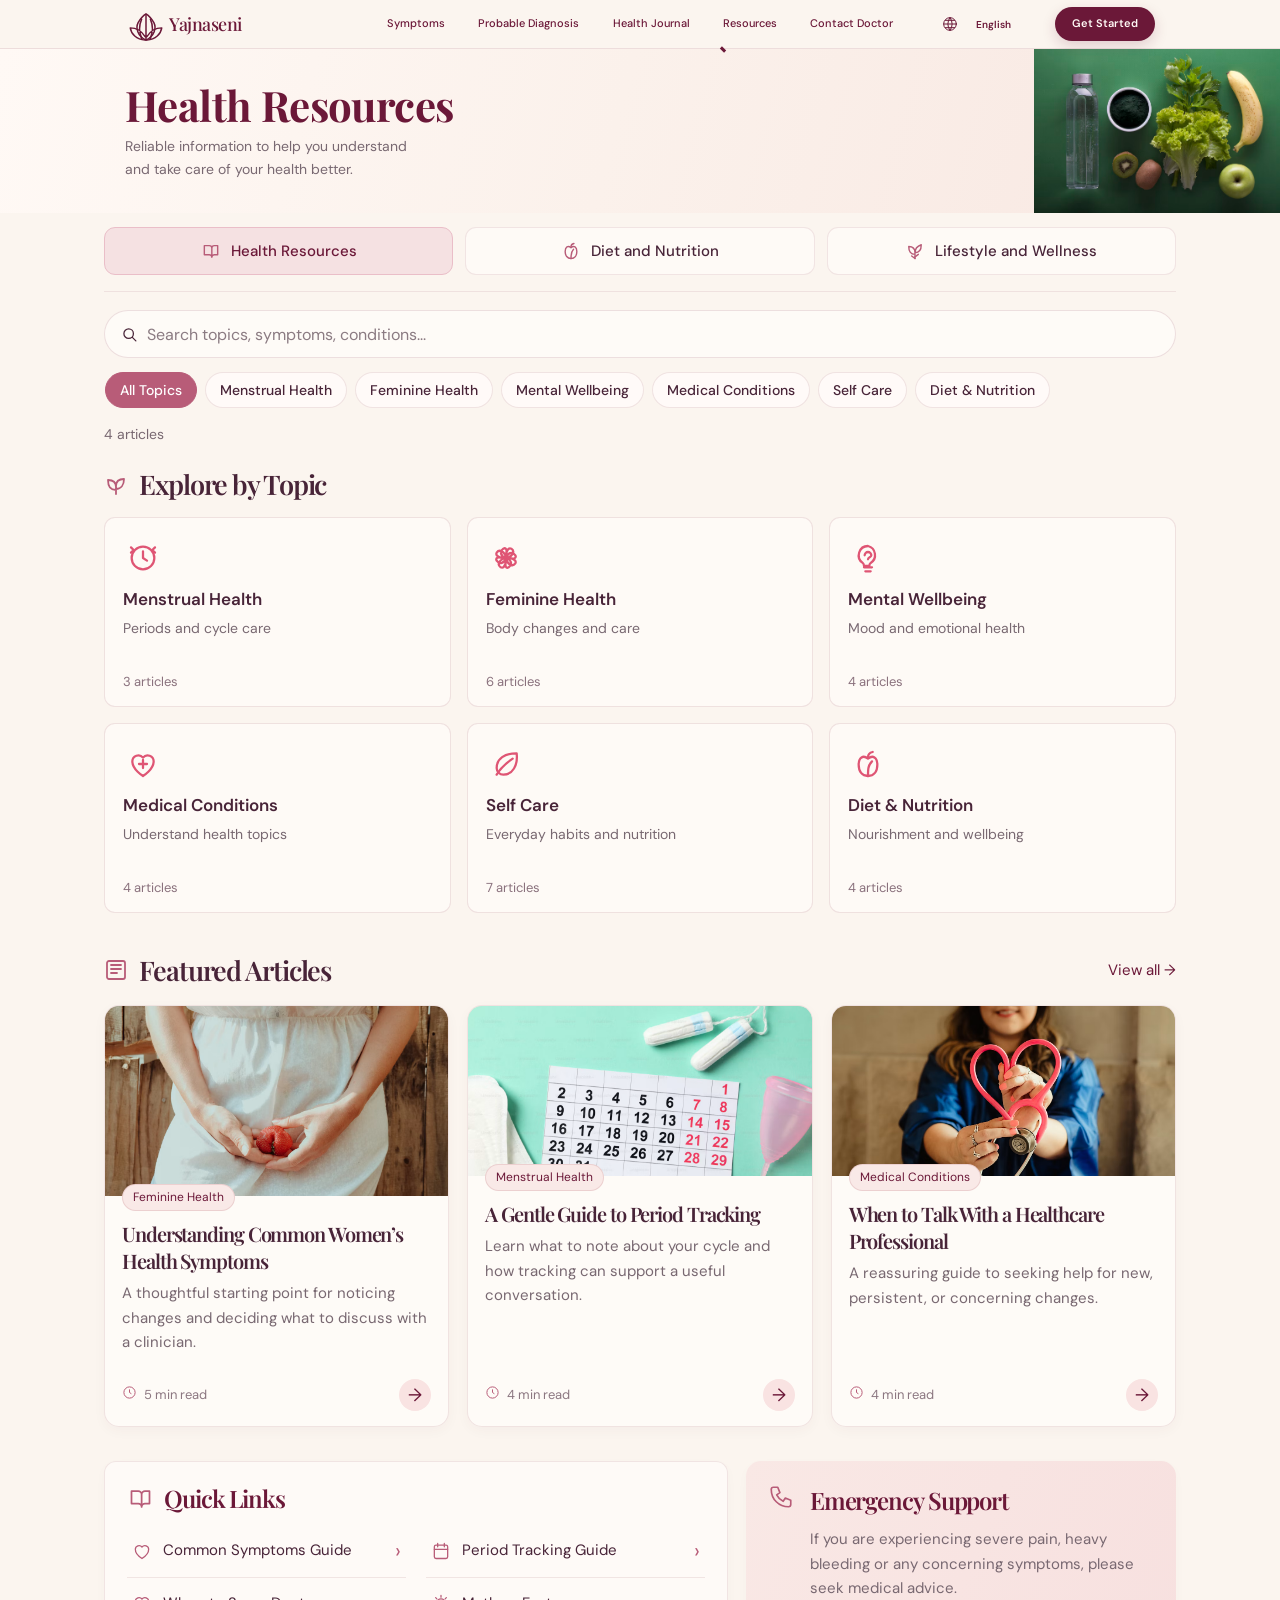
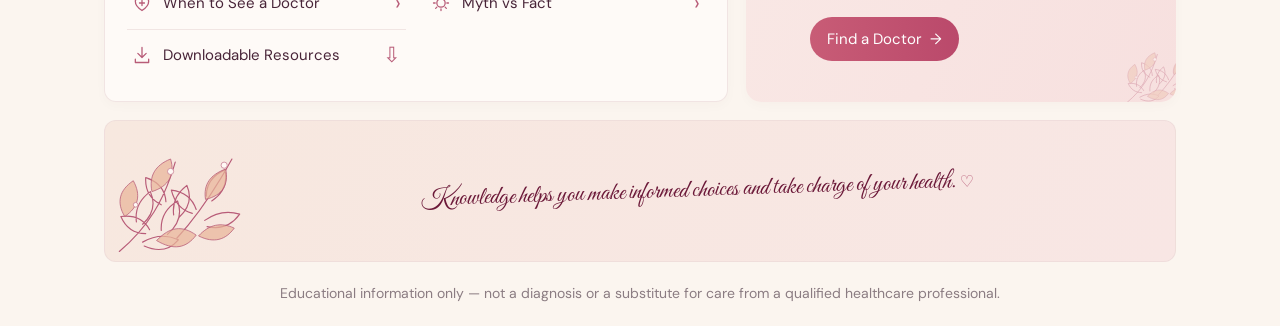
<file: resources.html>
<!doctype html>
<html lang="en">
<head>
  <meta charset="utf-8">
  <meta name="viewport" content="width=device-width, initial-scale=1">
  <meta name="theme-color" content="#FBF5EF">
  <meta name="description" content="Explore supportive, evidence-informed resources for menstrual, reproductive and emotional wellbeing.">
  <title>Health Resources — Yajnaseni</title>
  <link rel="preconnect" href="https://fonts.googleapis.com">
  <link rel="preconnect" href="https://fonts.gstatic.com" crossorigin>
  <link href="https://fonts.googleapis.com/css2?family=DM+Sans:wght@400;500;600;700&family=Great+Vibes&family=Playfair+Display:wght@500;600;700&display=swap" rel="stylesheet">
  <link rel="stylesheet" href="styles.css">
  <link rel="stylesheet" href="resources.css">
</head>
<body class="resources-page">
  <header class="site-header">
    <a class="brand" href="index.html#home" aria-label="Yajnaseni home">
      <span class="brand-mark" aria-hidden="true"><svg viewBox="0 0 48 48"><g fill="none" stroke="currentColor" stroke-width="1.7" stroke-linecap="round" stroke-linejoin="round"><path d="M24 39C14 34 12 25 15 19c4-7 9-10 9-10s5 3 9 10c3 6 1 15-9 20Z"/><path d="M23 39C13 38 7 32 6 25c6 0 12 2 17 10M25 39c10-1 16-7 17-14-6 0-12 2-17 10M19 37c-3-7-3-15 0-22M29 37c3-7 3-15 0-22M24 39V10"/></g></svg></span>
      <span class="brand-copy"><span class="brand-name">Yajnaseni</span><span class="brand-tagline">Your Health. Your Strength.</span></span>
    </a>
    <div class="header-menu" id="resources-header-menu">
      <nav class="main-nav" aria-label="Main navigation">
        <a href="index.html#checker">Symptoms</a>
        <a href="index.html#checker">Probable Diagnosis</a>
        <a href="journal.html">Health Journal</a>
        <div class="nav-dropdown" id="resources-dropdown">
          <button type="button" class="resource-trigger resources-nav-active" id="resources-trigger" aria-expanded="false" aria-controls="resources-menu" aria-current="page">Resources</button>
          <div class="resource-menu" id="resources-menu" hidden>
            <a href="resources.html#health-resources">Health Resources</a>
            <a href="resources.html#diet-nutrition">Diet &amp; Nutrition</a>
            <a href="resources.html#lifestyle-wellness">Lifestyle &amp; Wellness</a>
          </div>
        </div>
        <a href="contact.html">Contact Doctor</a>
      </nav>
      <div class="header-actions">
        <label class="sr-only" for="resources-language">Regional language options</label>
        <svg class="language-globe" viewBox="0 0 24 24" aria-hidden="true"><circle cx="12" cy="12" r="9.5"/><path d="M2.8 12h18.4M12 2.5a15 15 0 0 1 0 19M12 2.5a15 15 0 0 0 0 19M5.2 6.5h13.6m-13.6 11h13.6"/></svg>
        <select class="language-select resources-language" id="resources-language" aria-label="Language options supported on the main website">
          <option value="en">English</option><option value="kn">ಕನ್ನಡ · Main site</option>
        </select>
        <a class="button button-small button-primary header-cta" href="index.html#checker">Get Started</a>
      </div>
    </div>
    <button class="mobile-menu-toggle" id="resources-menu-toggle" type="button" aria-label="Open navigation menu" aria-expanded="false" aria-controls="resources-header-menu">
      <span></span><span></span><span></span>
    </button>
  </header>

  <main class="resources-main">
    <section class="resources-hero" aria-labelledby="resources-title">
      <div class="resources-hero-copy">
        <h1 id="resources-title">Health Resources</h1>
        <p>Reliable information to help you understand<br class="resources-desktop-break"> and take care of your health better.</p>
      </div>
      <div class="resources-art-window" aria-hidden="true">
        <img src="image/Health.avif" alt="">
      </div>
    </section>

    <section class="resources-shell">
      <nav class="resource-tabs" aria-label="Resource collections">
        <a class="resource-tab is-active" href="#health-resources" data-section="health-resources"><svg viewBox="0 0 24 24" aria-hidden="true"><path d="M4 5.5h6a3 3 0 0 1 3 3v11a3 3 0 0 0-3-3H4zM20 5.5h-4a3 3 0 0 0-3 3v11a3 3 0 0 1 3-3h4z"></path></svg><span>Health Resources</span></a>
        <a class="resource-tab" href="#diet-nutrition" data-section="diet-nutrition"><svg viewBox="0 0 24 24" aria-hidden="true"><path d="M12 21c-4.5 0-7-3.4-7-8.5C5 7 8.4 5 12 8c3.6-3 7-1 7 4.5 0 5.1-2.5 8.5-7 8.5Z"></path><path d="M12 21c0-5 0-8 3-11M12 7c0-2 1-3.5 3.5-4"></path></svg><span>Diet and Nutrition</span></a>
        <a class="resource-tab" href="#lifestyle-wellness" data-section="lifestyle-wellness"><svg viewBox="0 0 24 24" aria-hidden="true"><path d="M12 21V11m0 5c-5.5 0-7.5-4-7.5-9.5C10 6.5 12 9 12 14m0 0c5.5 0 7.5-4 7.5-9.5C14 6.5 12 9 12 14"></path><path d="m12 21-4-3m4 1 4-3"></path></svg><span>Lifestyle and Wellness</span></a>
      </nav>

      <section class="resources-toolbar" aria-label="Find health articles">
        <div class="resource-search">
          <svg viewBox="0 0 24 24" aria-hidden="true"><circle cx="10.8" cy="10.8" r="6.7"></circle><path d="m16 16 5 5"></path></svg>
          <label class="sr-only" for="resource-search">Search topics, symptoms, conditions</label>
          <input id="resource-search" type="search" autocomplete="off" placeholder="Search topics, symptoms, conditions...">
          <button type="button" id="clear-resource-search" aria-label="Clear search" hidden>×</button>
        </div>
        <div class="topic-filters" id="topic-filters" aria-label="Filter articles by topic"></div>
      </section>
      <p class="resource-status" id="resource-status" aria-live="polite"></p>

      <div class="resources-layout">
        <div class="resource-content">
          <section class="topic-section" id="explore-topics" aria-labelledby="explore-title">
            <div class="resource-section-heading"><svg viewBox="0 0 24 24" aria-hidden="true"><path d="M12 21V12m0 5c-6 0-8-4-8-10 5 0 8 2 8 7m0 2c5 0 8-4 8-10-5 0-8 2-8 7"></path></svg><h2 id="explore-title">Explore by Topic</h2></div>
            <div class="topic-card-grid" id="topic-cards"></div>
          </section>
          <section class="featured-section" id="featured-articles" aria-labelledby="featured-title">
            <div class="resource-section-heading featured-heading"><svg viewBox="0 0 24 24" aria-hidden="true"><rect x="3" y="3" width="18" height="18" rx="2"></rect><path d="M7 7h10M7 11h10m-10 4h6"></path></svg><h2 id="featured-title">Featured Articles</h2><button class="articles-view-all" id="view-all-articles" type="button">View all <span aria-hidden="true">→</span></button></div>
            <div class="article-grid" id="article-grid"></div>
            <div class="resource-empty" id="resource-empty" hidden><strong>No articles found</strong><p>Try another search or topic, or clear your filters to browse everything.</p><button class="resource-reset" id="reset-resource-filters" type="button">Clear filters</button></div>
          </section>
        </div>

        <section class="resource-support-grid" aria-label="Helpful health resources">
          <section class="sidebar-card quick-links-card" aria-labelledby="quick-links-title">
            <div class="sidebar-heading"><span class="sidebar-heading-icon" aria-hidden="true"><svg viewBox="0 0 24 24"><path d="M4 5.5h6a3 3 0 0 1 3 3v11a3 3 0 0 0-3-3H4zM20 5.5h-4a3 3 0 0 0-3 3v11a3 3 0 0 1 3-3h4z"></path></svg></span><h2 id="quick-links-title">Quick Links</h2></div>
            <div class="quick-links-list">
              <a href="#article-common-symptoms" data-article="common-symptoms"><span class="quick-link-icon" aria-hidden="true"><svg viewBox="0 0 24 24"><path d="M12 21s-8-4.8-8-11a4.5 4.5 0 0 1 8-2.8A4.5 4.5 0 0 1 20 10c0 6.2-8 11-8 11Z"></path></svg></span><span>Common Symptoms Guide</span><span class="quick-link-arrow" aria-hidden="true">›</span></a>
              <a href="#article-period-tracking" data-article="period-tracking"><span class="quick-link-icon" aria-hidden="true"><svg viewBox="0 0 24 24"><rect x="4" y="5" width="16" height="16" rx="2"></rect><path d="M8 3v4m8-4v4M4 10h16"></path></svg></span><span>Period Tracking Guide</span><span class="quick-link-arrow" aria-hidden="true">›</span></a>
              <a href="#article-when-to-see-a-doctor" data-article="when-to-see-a-doctor"><span class="quick-link-icon" aria-hidden="true"><svg viewBox="0 0 24 24"><path d="M12 21s-8-4.8-8-11a4.5 4.5 0 0 1 8-2.8A4.5 4.5 0 0 1 20 10c0 6.2-8 11-8 11Z"></path><path d="M12 9v6m-3-3h6"></path></svg></span><span>When to See a Doctor</span><span class="quick-link-arrow" aria-hidden="true">›</span></a>
              <a href="#article-myth-vs-fact" data-article="myth-vs-fact"><span class="quick-link-icon" aria-hidden="true"><svg viewBox="0 0 24 24"><path d="M12 3v2m0 14v2M3 12h2m14 0h2M5.6 5.6 7 7m10 10 1.4 1.4m0-12.8L17 7M7 17l-1.4 1.4"></path><circle cx="12" cy="12" r="5"></circle></svg></span><span>Myth vs Fact</span><span class="quick-link-arrow" aria-hidden="true">›</span></a>
              <a href="downloads/womens-health-guide.html" download><span class="quick-link-icon" aria-hidden="true"><svg viewBox="0 0 24 24"><path d="M12 3v12m-5-5 5 5 5-5M4 17v4h16v-4"></path></svg></span><span>Downloadable Resources</span><span class="quick-link-arrow" aria-hidden="true">⇩</span></a>
            </div>
          </section>
          <section class="sidebar-card emergency-card" aria-labelledby="emergency-title">
            <div class="emergency-mark" aria-hidden="true"><svg viewBox="0 0 24 24"><path d="M5 3h4l2 5-3 2c1.4 2.8 3.2 4.6 6 6l2-3 5 2v4c0 1.1-.9 2-2 2C10 21 3 14 3 5c0-1.1.9-2 2-2Z"></path></svg></div>
            <div><h2 id="emergency-title">Emergency Support</h2><p>If you are experiencing severe pain, heavy bleeding or any concerning symptoms, please seek medical advice.</p><a href="contact.html" class="find-doctor-button">Find a Doctor <span aria-hidden="true">→</span></a></div>
            <img src="botanical.svg" alt="" aria-hidden="true">
          </section>
          <aside class="resource-quote">
            <img src="botanical.svg" alt="" aria-hidden="true">
            <p>Knowledge helps you make informed choices and take charge of your health. <span>♡</span></p>
          </section>
        </aside>
      </div>

      <section class="article-detail" id="article-detail" aria-live="polite" hidden>
        <button class="back-to-resources" id="back-to-resources" type="button"><span aria-hidden="true">←</span> Back to resources</button>
        <article id="article-detail-content"></article>
        <p class="resource-disclaimer">These materials provide general health education and do not replace personalised advice from a qualified healthcare professional.</p>
      </section>
      <p class="resources-footer-note">Educational information only — not a diagnosis or a substitute for care from a qualified healthcare professional.</p>
    </section>
  </main>
  <script src="resources.js?v=20261018-symptoms"></script>
</body>
</html>
</file>
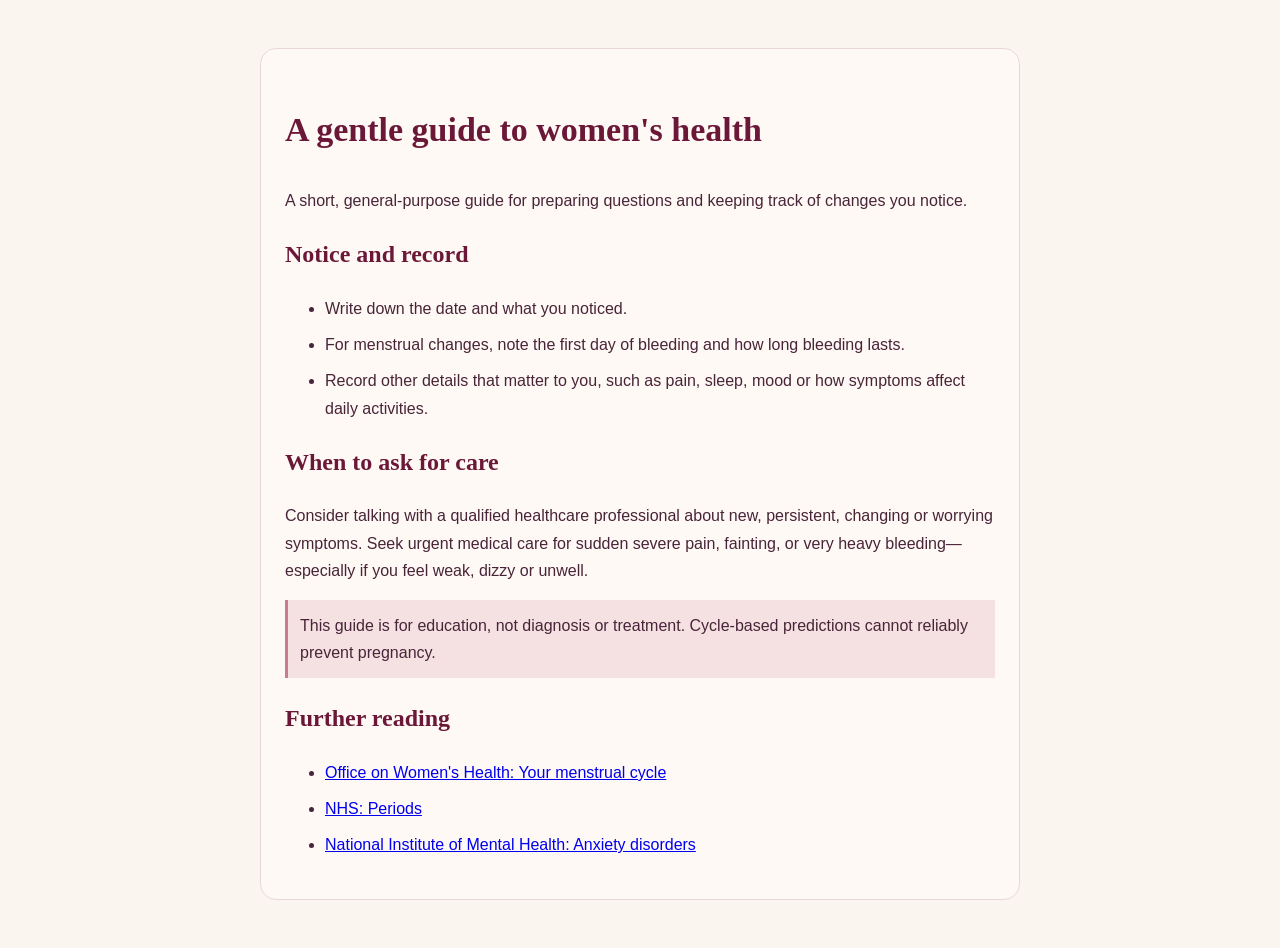
<file: downloads/womens-health-guide.html>
<!doctype html>
<html lang="en">
<head>
  <meta charset="utf-8">
  <meta name="viewport" content="width=device-width, initial-scale=1">
  <title>Women's Health Resource Guide — Yajnaseni</title>
  <style>
    body{max-width:760px;margin:48px auto;padding:0 22px;color:#482438;background:#FBF5EF;font:16px/1.7 Arial,sans-serif}
    h1,h2{color:#6B1838;font-family:Georgia,serif}h1{font-size:34px}article{padding:24px;border:1px solid #EAD8D8;border-radius:16px;background:#FFF9F5}
    li{margin:9px 0}.note{padding:12px;border-left:3px solid #C77D91;background:#F5E1E2}
  </style>
</head>
<body>
  <article>
    <h1>A gentle guide to women's health</h1>
    <p>A short, general-purpose guide for preparing questions and keeping track of changes you notice.</p>
    <h2>Notice and record</h2>
    <ul><li>Write down the date and what you noticed.</li><li>For menstrual changes, note the first day of bleeding and how long bleeding lasts.</li><li>Record other details that matter to you, such as pain, sleep, mood or how symptoms affect daily activities.</li></ul>
    <h2>When to ask for care</h2>
    <p>Consider talking with a qualified healthcare professional about new, persistent, changing or worrying symptoms. Seek urgent medical care for sudden severe pain, fainting, or very heavy bleeding—especially if you feel weak, dizzy or unwell.</p>
    <p class="note">This guide is for education, not diagnosis or treatment. Cycle-based predictions cannot reliably prevent pregnancy.</p>
    <h2>Further reading</h2>
    <ul><li><a href="https://womenshealth.gov/menstrual-cycle/your-menstrual-cycle">Office on Women's Health: Your menstrual cycle</a></li><li><a href="https://www.nhs.uk/conditions/periods/">NHS: Periods</a></li><li><a href="https://www.nimh.nih.gov/health/topics/anxiety-disorders">National Institute of Mental Health: Anxiety disorders</a></li></ul>
  </article>
</body>
</html>
</file>
<file: styles.css>
:root {
  font-family: "DM Sans", "Noto Sans Kannada", sans-serif;
  color: var(--text);
  background: var(--cream);
  font-synthesis: none;
  text-rendering: optimizeLegibility;
  --cream: #FBF5EF;
  --surface: #FFF9F5;
  --blush: #F5E1E2;
  --peach: #F7E8DF;
  --dusty-rose: #C77D91;
  --rose: #B85C78;
  --wine: #6B1838;
  --wine-hover: #4F102B;
  --text: #482438;
  --muted: #786871;
  --line: #EAD8D8;
  --pale-rose: #F9ECEB;
  --warning-bg: #FBE8E4;
  --warning-text: #842E31;
  --plum: var(--wine);
  --plum-deep: var(--text);
  --pink: var(--rose);
}
* { box-sizing: border-box; }
html { scroll-behavior: smooth; scroll-padding-top: 88px; }
body { margin: 0; min-width: 320px; font-family: "DM Sans", "Noto Sans Kannada", sans-serif; font-size: 15px; line-height: 1.6; }
button, textarea, select { font: inherit; }
button, a { -webkit-tap-highlight-color: transparent; }
a { color: inherit; }
.site-header { height: 78px; padding: 0 max(6.2vw, calc((100vw - 1190px)/2)); display: flex; align-items: center; justify-content: space-between; position: sticky; top: 0; z-index: 10; background: rgba(255,255,255,.94); border-bottom: 1px solid #f4edf1; backdrop-filter: blur(12px); }
.brand { display: inline-flex; align-items: center; gap: 9px; text-decoration: none; color: var(--plum-deep); font-family: Manrope, sans-serif; font-size: 21px; font-weight: 800; letter-spacing: -.8px; white-space: nowrap; }
.brand-mark { width: 35px; height: 35px; border-radius: 12px; display: grid; place-items: center; background: #fce9ee; }
.brand-mark svg { width: 25px; fill: none; stroke: #ca6485; stroke-width: 1.8; stroke-linecap: round; stroke-linejoin: round; }
.brand-accent { color: #ce6c8d; }
.main-nav { display: flex; gap: 36px; margin-left: 8%; }
.main-nav a { color: #655967; text-decoration: none; font-size: 13px; font-weight: 600; }
.main-nav a:hover, .text-button:hover { color: #bf5d7e; }
.header-actions { display: flex; align-items: center; gap: 15px; }
.language-switch { display: flex; align-items: center; border: 1px solid #eee3eb; border-radius: 99px; padding: 3px; background: #fff; }
.language-button { border: 0; background: transparent; cursor: pointer; border-radius: 99px; padding: 5px 9px; color: #746977; font-size: 11px; font-weight: 700; }
.language-button.active { color: #fff; background: var(--plum); }
.button { min-height: 49px; padding: 0 22px; border: 0; border-radius: 12px; display: inline-flex; align-items: center; justify-content: center; gap: 18px; text-decoration: none; cursor: pointer; font-weight: 700; transition: transform .18s ease, box-shadow .18s ease; }
.button:hover { transform: translateY(-2px); box-shadow: 0 8px 20px rgba(85,44,84,.14); }
.button-primary { color: #fff; background: var(--plum); box-shadow: 0 5px 14px rgba(85,44,84,.14); }
.button-outline { color: var(--plum); background: #fff; border: 1px solid #eadfe8; }
.button-small { min-height: 39px; padding: 0 16px; font-size: 12px; }
.hero { max-width: 1190px; min-height: 511px; margin: 0 auto; padding: 78px 0 72px; display: grid; grid-template-columns: 1.1fr .9fr; align-items: center; }
.hero-content { padding-left: 13px; position: relative; z-index: 1; }
.eyebrow { display: inline-flex; align-items: center; gap: 9px; color: #ad667e; font-size: 10px; font-weight: 700; letter-spacing: 1.5px; }
.eyebrow-dot { width: 7px; height: 7px; border-radius: 50%; background: #d9829b; }
h1, h2, h3, p { margin-top: 0; }
h1, h2 { font-family: Manrope, "Noto Sans Kannada", sans-serif; color: var(--plum-deep); letter-spacing: -1.5px; }
h1 { font-size: clamp(38px, 4.1vw, 54px); line-height: 1.17; font-weight: 800; margin: 18px 0; }
h1 span, .section-heading h2 span { color: #c96c8a; }
.hero-copy { max-width: 480px; color: var(--muted); line-height: 1.85; margin-bottom: 25px; font-size: 15px; }
.hero-actions { display: flex; align-items: center; gap: 22px; flex-wrap: wrap; }
.privacy-note { display: inline-flex; align-items: center; gap: 7px; color: #817783; font-size: 10px; }
.privacy-note svg { width: 14px; fill: none; stroke: #9d8c9d; stroke-width: 1.4; stroke-linecap: round; }
.hero-art { height: 360px; position: relative; display: grid; place-items: center; }
.art-halo { position: absolute; width: 305px; height: 305px; border-radius: 50%; background: radial-gradient(circle at 35% 35%, #fff7f5, #f9e8f2 60%, #f1eafa); }
.art-orbit { position: absolute; border: 1px solid rgba(190,135,166,.26); border-radius: 50%; }
.orbit-one { width: 355px; height: 355px; }
.orbit-two { width: 405px; height: 260px; transform: rotate(-28deg); }
.art-flower { width: 195px; height: 195px; position: relative; z-index: 1; }
.petal { position: absolute; left: 73px; top: 8px; width: 49px; height: 88px; background: linear-gradient(160deg, #f3b8c8, #df87a4); border-radius: 52% 52% 48% 48%; transform-origin: 50% 90%; opacity: .91; }
.p2 { transform: rotate(72deg); background: linear-gradient(160deg,#f6c8c7,#e79bb0); }
.p3 { transform: rotate(144deg); background: linear-gradient(160deg,#e7b9df,#bf92c9); }
.p4 { transform: rotate(216deg); background: linear-gradient(160deg,#eab1c9,#d784ab); }
.p5 { transform: rotate(288deg); background: linear-gradient(160deg,#f4c5ca,#de93b5); }
.flower-center { position: absolute; width: 56px; height: 56px; left: 69px; top: 69px; border-radius: 50%; background: linear-gradient(145deg,#fff8e9,#f4d79b); box-shadow: 0 3px 14px #c88fa567; }
.art-card { position: absolute; z-index: 2; background: rgba(255,255,255,.94); border: 1px solid #f3e8ed; box-shadow: 0 12px 30px rgba(87,48,75,.1); border-radius: 14px; display: flex; align-items: center; gap: 10px; padding: 12px 16px; }
.art-card b, .art-card small { display: block; }
.art-card b { font-size: 11px; color: var(--plum); }
.art-card small { color: #8b808c; font-size: 9px; margin-top: 2px; }
.art-card-top { top: 30px; right: 6%; }
.art-card-bottom { bottom: 23px; left: 4%; }
.art-icon { color: #cf7592; font-size: 24px; }
.mini-check { width: 25px; height: 25px; border-radius: 50%; display: grid; place-items: center; color: #597a6a; background: #e5f2e9; font-size: 13px; }
.art-spark { position: absolute; color: #c889a6; }
.spark-one { right: 7%; top: 107px; font-size: 20px; }
.spark-two { left: 12%; top: 74px; font-size: 18px; }
.feature-section { padding: 64px max(6.2vw, calc((100vw - 1190px)/2)) 79px; background: linear-gradient(180deg,#fff9fa,#fff 82%); }
.section-heading { text-align: center; }
.section-heading h2, .care-heading h2 { font-size: 34px; line-height: 1.28; margin: 12px 0 32px; }
.feature-grid { display: grid; grid-template-columns: repeat(4,1fr); gap: 17px; max-width: 1190px; margin: 0 auto; }
.feature-card { background: #fff; border: 1px solid #f1e9ef; border-radius: 15px; padding: 22px 19px 18px; box-shadow: 0 7px 22px rgba(73,42,68,.045); }
.feature-icon { width: 38px; height: 38px; display: grid; place-items: center; border-radius: 12px; font-size: 19px; font-weight: 700; }
.icon-pink { color: #c86587; background: #fff0f3; }.icon-lavender { color: #82639d; background: #f1eafa; }.icon-peach { color: #cb7a62; background: #fff1e8; }.icon-mint { color: #5e8a78; background: #eaf5ef; }
.feature-card h3 { margin: 15px 0 6px; font-size: 14px; color: #49334b; }
.feature-card p { color: #827782; margin: 0; font-size: 12px; line-height: 1.7; }
.checker-section { display: grid; grid-template-columns: .82fr 1.18fr; gap: 65px; max-width: 1100px; margin: 0 auto; padding: 90px 15px; align-items: start; }
.checker-intro { padding: 24px 0 0; }
.checker-intro h2 { margin: 15px 0 15px; font-size: 37px; line-height: 1.24; }
.checker-intro > p { color: var(--muted); font-size: 14px; line-height: 1.8; }
.reassurance { display: flex; align-items: flex-start; gap: 11px; padding: 14px; border: 1px solid #f2e8f1; border-radius: 12px; background: #fcf8fc; margin: 22px 0; }
.reassurance span { color: #cc6e8e; font-size: 21px; line-height: 1.3; }
.reassurance p { color: #65596a; margin: 0; font-size: 12px; line-height: 1.65; }
.example-box { border-left: 2px solid #d58aa3; padding: 1px 0 1px 14px; margin-top: 28px; }
.example-box strong { font-size: 12px; color: #554556; }
.example-box p { margin: 5px 0 7px; color: #827783; font-size: 11px; line-height: 1.65; }
.text-button { color: #bb5f7f; border: 0; background: none; padding: 0; font-size: 11px; font-weight: 700; cursor: pointer; }
.form-card { background: #fff; border: 1px solid #eee6ee; border-radius: 20px; padding: 31px; box-shadow: 0 14px 42px rgba(67,40,67,.075); }
.form-heading { margin-bottom: 22px; }
.form-step { color: #b77388; font-size: 9px; letter-spacing: 1.3px; font-weight: 700; }
.form-heading h3 { color: var(--plum-deep); font-family: Manrope,"Noto Sans Kannada",sans-serif; font-size: 21px; margin: 5px 0 2px; }
.form-heading p { color: #897e89; margin: 0; font-size: 11px; }
.field-label, .symptom-fieldset legend { display: block; color: #493b4c; font-size: 12px; font-weight: 700; margin-bottom: 7px; }
textarea, select { width: 100%; border: 1px solid #e9e0e8; border-radius: 9px; outline: none; color: #443747; background: #fff; font-size: 12px; }
textarea { padding: 11px 12px; resize: vertical; min-height: 91px; line-height: 1.6; }
select { min-height: 42px; padding: 0 10px; }
textarea:focus, select:focus { border-color: #c47a97; box-shadow: 0 0 0 3px #f7eaf0; }
textarea::placeholder { color: #aa9fa9; }
.example-chips { display: flex; flex-wrap: wrap; gap: 6px; margin: 8px 0 17px; }
.example-chip { border: 1px solid #f0e4eb; background: #fff8fa; color: #856c7c; padding: 5px 8px; border-radius: 20px; cursor: pointer; font-size: 10px; }
.example-chip:hover { border-color: #d99aae; background: #fff2f6; }
.symptom-fieldset { border: 0; margin: 0 0 16px; padding: 0; }
.symptom-grid { display: grid; grid-template-columns: repeat(2,1fr); gap: 8px; }
.symptom-option { display: flex; align-items: center; gap: 8px; border: 1px solid #eee7ed; border-radius: 9px; padding: 9px 10px; min-height: 40px; color: #5a4e5b; cursor: pointer; font-size: 11px; }
.symptom-option:has(input:checked) { border-color: #d28ba1; background: #fff6f8; color: #673653; }
.symptom-option input { accent-color: #a34d72; margin: 0; }
.form-row { display: grid; grid-template-columns: 1fr 1fr; gap: 12px; }
.field-group { margin-bottom: 13px; }
.followup-block { border-top: 1px solid #f0e9ee; margin-top: 5px; padding-top: 15px; }
.followup-title { margin-bottom: 12px; }
.form-error { color: #a22e43; background: #fff0f1; border: 1px solid #f4ced3; border-radius: 8px; padding: 9px 11px; margin: 12px 0; font-size: 12px; }
.submit-button { width: 100%; margin-top: 6px; }
.form-footnote { display: flex; justify-content: center; align-items: center; gap: 5px; color: #8c818d; font-size: 10px; margin: 11px 0 0; }
.results-section { max-width: 1100px; margin: 0 auto 65px; scroll-margin-top: 92px; }
.results-section:not([hidden]) { display: block; }
.results-banner { border-radius: 18px; padding: 26px 30px; background: linear-gradient(115deg,#fff2f5,#f6f0fb); }
.results-banner h2 { font-size: 28px; margin: 7px 0; }
.results-banner p { color: #736876; margin: 0; font-size: 13px; max-width: 750px; }
.result-alert { border: 1px solid #f0ddba; background: #fffaf0; border-radius: 13px; padding: 16px 19px; margin: 16px 0; color: #664d2d; }
.result-alert.urgent { border-color: #f2c5c2; background: #fff3f1; color: #842e31; }
.result-alert h3 { font-size: 14px; margin: 0 0 5px; }
.result-alert p { font-size: 12px; margin: 0; line-height: 1.7; }
.result-grid { display: grid; grid-template-columns: 1fr 1fr; gap: 15px; margin-top: 15px; }
.result-card { border: 1px solid #eee6ed; border-radius: 14px; background: white; padding: 20px; box-shadow: 0 5px 18px rgba(67,40,67,.04); }
.result-card h3 { color: #533451; font-size: 14px; margin: 0 0 10px; }
.result-card p, .result-card li { color: #706673; font-size: 12px; line-height: 1.75; }
.result-card p:last-child { margin-bottom: 0; }
.result-card ul { margin: 0; padding-left: 18px; }
.identified-chips { display: flex; flex-wrap: wrap; gap: 7px; }
.identified-chip { color: #704462; background: #fbf0f5; border: 1px solid #f2dfe9; border-radius: 50px; padding: 6px 10px; font-size: 11px; }
.report-card { grid-column: 1 / -1; }
.report-meta { color: #8d818c!important; font-size: 10px!important; }
.report-question { padding: 10px 12px; background: #fcf8fc; border-radius: 9px; }
.results-actions { display: flex; flex-wrap: wrap; gap: 10px; margin-top: 15px; }
.disclaimer { color: #756c77; background: #f8f6f8; border-radius: 10px; padding: 12px 14px; margin-top: 15px; font-size: 11px; }
.care-section { padding: 68px 6.2vw 74px; background: #fbf8fc; }
.care-heading { text-align: center; max-width: 640px; margin: 0 auto 28px; }
.care-heading h2 { margin: 9px 0; }
.care-heading > p { color: #7d737e; font-size: 13px; line-height: 1.75; }
.care-grid { max-width: 1000px; margin: 0 auto; display: grid; grid-template-columns: 1fr 1fr; gap: 15px; }
.care-card { display: flex; align-items: flex-start; gap: 14px; padding: 20px; border-radius: 14px; background: #fff; border: 1px solid #eee8ef; }
.care-symbol { width: 34px; height: 34px; flex: 0 0 34px; border-radius: 11px; display: grid; place-items: center; color: #bd6484; background: #fff0f4; font-weight: 700; }
.urgent-card .care-symbol { color: #a84949; background: #fff0ed; }
.care-card h3 { color: #4c354d; font-size: 13px; margin: 3px 0 6px; }
.care-card p { color: #7a707b; font-size: 11px; line-height: 1.8; margin: 0; }
.care-note { max-width: 900px; margin: 18px auto 0; color: #887d88; text-align: center; font-size: 10px; }
.site-footer { max-width: 1190px; min-height: 92px; padding: 18px 10px; margin: auto; display: flex; align-items: center; gap: 15px; }
.footer-brand { font-size: 16px; }
.footer-brand .brand-mark { width: 28px; height: 28px; border-radius: 9px; }
.footer-brand .brand-mark svg { width: 21px; }
.site-footer p { color: #827884; font-size: 11px; margin: 0 auto 0 0; }
.footer-private { color: #9b909c; font-size: 10px; }
[hidden] { display: none!important; }
@media(max-width: 1240px) { .hero { margin: 0 6.2%; } .checker-section,.results-section { margin-left: 5%; margin-right: 5%; } .site-footer { padding-left: 6.2%; padding-right: 6.2%; } }
@media(max-width: 800px) { .site-header { height: 68px; padding: 0 5%; } .main-nav { display: none; } .hero { grid-template-columns: 1fr .8fr; min-height: 430px; padding: 48px 0; } .hero-art { transform: scale(.8); margin-left: -25px; } .hero-copy { font-size: 13px; } .feature-section { padding: 52px 5%; } .feature-grid { grid-template-columns: repeat(2,1fr); } .checker-section { gap: 30px; grid-template-columns: .8fr 1.2fr; } .form-card { padding: 23px; } .checker-intro h2 { font-size: 31px; } }
@media(max-width: 600px) { html { scroll-padding-top: 72px; } .site-header { height: 64px; padding: 0 16px; } .brand { font-size: 18px; gap: 6px; }.brand-mark { width: 30px; height: 30px; border-radius: 10px; }.brand-mark svg { width: 22px; }.header-actions { gap: 8px; }.header-cta { display: none; }.language-button { padding: 5px 8px; }.hero { display: block; margin: 0; padding: 57px 23px 27px; min-height: 0; }.hero-content { padding: 0; }.hero h1 { font-size: 39px; }.hero-copy { max-width: 500px; }.hero-actions { align-items: flex-start; flex-direction: column; gap: 13px; }.hero-art { height: 260px; transform: scale(.74); margin: -2px auto -30px; max-width: 390px; }.art-card-top { right: 0; top: 4px; }.art-card-bottom { left: 0; bottom: 3px; }.feature-section { padding: 50px 19px 57px; }.section-heading h2,.care-heading h2 { font-size: 28px; }.feature-grid { gap: 10px; }.feature-card { padding: 16px 13px; }.feature-card h3 { font-size: 12px; }.feature-card p { font-size: 11px; }.checker-section { display: flex; flex-direction: column; gap: 23px; margin: 0; padding: 58px 16px; }.checker-intro { padding: 0 5px; }.checker-intro h2 { font-size: 32px; }.example-box { margin-top: 18px; }.form-card { width: 100%; padding: 21px 17px; border-radius: 15px; }.form-row { grid-template-columns: 1fr; gap: 0; }.symptom-grid { grid-template-columns: 1fr 1fr; gap: 6px; }.symptom-option { padding: 8px 7px; font-size: 10px; }.results-section { margin: 0 15px 45px; }.results-banner { padding: 21px; }.results-banner h2 { font-size: 23px; }.result-grid { grid-template-columns: 1fr; }.report-card { grid-column: auto; }.care-section { padding: 53px 17px; }.care-grid { grid-template-columns: 1fr; }.site-footer { padding: 19px 17px; flex-wrap: wrap; gap: 9px 13px; }.site-footer p { width: calc(100% - 145px); }.footer-private { padding-left: 41px; } }
@media print { body { color: #222; background: #fff; font-size: 12px; }.site-header, main > section:not(#results), .site-footer, .results-actions { display: none!important; }.results-section { display: block!important; max-width: none; margin: 0; }.results-banner { background: #fff; border: 1px solid #ccc; padding: 14px; }.results-banner h2 { font-size: 20px; }.result-grid { gap: 8px; }.result-card { box-shadow: none; padding: 12px; break-inside: avoid; }.result-card p,.result-card li { color: #333; font-size: 10px; }.disclaimer { border: 1px solid #bbb; color: #333; }.result-alert { print-color-adjust: exact; } }

/* Yajnaseni visual system, tuned to the supplied reference. */
body { background: #fffbfa; }
.site-header {
  height: 88px;
  padding: 0 max(5.2vw, calc((100vw - 1210px)/2));
  background: rgba(255,251,250,.96);
  border-bottom-color: #f1e7e9;
  backdrop-filter: blur(10px);
}
.brand {
  gap: 13px;
  color: var(--plum-deep);
  font-family: Georgia, "Times New Roman", serif;
  font-size: 29px;
  font-weight: 700;
  letter-spacing: -.9px;
}
.brand-mark {
  width: 52px;
  height: 52px;
  border-radius: 50%;
  background: #713775;
}
.brand-mark svg { width: 29px; stroke: #fff8fa; }
.brand-accent { color: inherit; }
.main-nav { gap: 30px; margin-left: auto; }
.main-nav a { color: #726a75; font-size: 13px; }
.header-actions { margin-left: 28px; }
.language-switch { background: #fff; border-color: #eee0e6; }
.language-button { font-size: 12px; }
.language-button.active { background: #713775; }
.button { border-radius: 999px; }
.button-primary {
  min-height: 57px;
  padding: 0 29px;
  background: #713775;
  box-shadow: 0 9px 22px rgba(81,37,83,.18);
}
.button-outline { border-color: #ead9e2; }
.hero {
  max-width: 1210px;
  min-height: 570px;
  padding: 75px 0 65px;
  grid-template-columns: 1fr 1fr;
}
.hero-content { padding-left: 0; }
.hero-content > .eyebrow {
  padding: 10px 17px;
  border-radius: 999px;
  background: #fbedf0;
  color: #b44f6d;
  font-size: 12px;
  letter-spacing: 1.25px;
}
.hero-content > .eyebrow .eyebrow-dot { display: none; }
h1, h2, h3 {
  font-family: Georgia, "Times New Roman", "Noto Sans Kannada", serif;
  color: var(--plum-deep);
  letter-spacing: -1.1px;
}
h1 {
  max-width: 590px;
  margin: 29px 0 20px;
  font-size: clamp(48px, 5.25vw, 69px);
  line-height: .99;
  font-weight: 700;
}
h1 span {
  display: inline-block;
  color: #b64e70;
  font-style: italic;
  white-space: nowrap;
}
.hero-copy {
  max-width: 520px;
  color: #786e7c;
  font-size: 18px;
  line-height: 1.85;
  margin-bottom: 27px;
}
.hero-actions { gap: 22px; }
.hero-actions .button { max-width: 290px; }
.privacy-note { font-size: 13px; }
.privacy-note svg { width: 17px; }
.hero-art { height: 420px; }
.art-halo {
  width: 360px;
  height: 360px;
  background: radial-gradient(circle at 50% 45%, #fffefe 0 40%, #f8e9ef 41% 68%, #f4eaf7 100%);
}
.art-orbit { border-color: rgba(191,119,148,.23); }
.orbit-one { width: 465px; height: 465px; }
.orbit-two { width: 380px; height: 300px; border-style: dashed; }
.art-flower {
  width: 290px;
  height: 290px;
  display: grid;
  place-items: center;
  border-radius: 34% 34% 13% 13%;
  background: rgba(255,255,255,.94);
  box-shadow: 0 22px 54px rgba(94,48,83,.11);
}
.art-flower .petal { display: none; }
.art-flower .flower-center {
  width: 86px;
  height: 86px;
  inset: 66px auto auto 102px;
  background: #fbeaf0;
  box-shadow: none;
}
.art-flower .flower-center::after {
  content: "♡";
  display: block;
  color: #ae4f70;
  text-align: center;
  font: 58px/82px Georgia, serif;
}
.art-flower::before {
  content: "Your body tells a story.";
  position: absolute;
  top: 169px;
  width: 100%;
  color: var(--plum-deep);
  text-align: center;
  font: 700 25px Georgia, "Times New Roman", serif;
}
.art-flower::after {
  content: "We help you put the pieces together.";
  position: absolute;
  top: 207px;
  width: 100%;
  color: #887d89;
  text-align: center;
  font-size: 13px;
}
.art-card {
  padding: 15px 19px;
  border-color: #f2e7eb;
  border-radius: 16px;
  box-shadow: 0 13px 32px rgba(69,38,67,.12);
}
.art-card-top { top: 53px; right: 0; }
.art-card-bottom { bottom: 30px; left: 0; }
.art-card b { font-size: 13px; }
.art-card small { font-size: 11px; }
.art-icon { color: #b94f70; }
.mini-check { color: #8d5792; background: #f5edf8; }
.art-spark { color: #d98ca5; }
.feature-section {
  padding: 78px max(4vw, calc((100vw - 1280px)/2)) 92px;
  background: #fffbfa;
}
.section-heading .eyebrow, .care-heading .eyebrow {
  color: #b54f6e;
  font-size: 12px;
  letter-spacing: 1.5px;
}
.section-heading h2, .care-heading h2 {
  margin: 13px 0 42px;
  font-size: clamp(34px, 4vw, 52px);
  line-height: 1.2;
}
.section-heading h2 span { color: inherit; }
.feature-grid {
  grid-template-columns: repeat(4,minmax(0,1fr));
  gap: 22px;
}
.feature-card {
  min-height: 216px;
  padding: 27px 24px 25px;
  border: 1px solid #eddee5;
  border-radius: 23px;
  box-shadow: 0 10px 30px rgba(65,36,58,.045);
}
.feature-icon {
  width: 45px;
  height: 45px;
  border-radius: 50%;
  color: #b45070;
  background: #fbedf0;
}
.feature-card h3 {
  margin: 17px 0 8px;
  font-size: 20px;
  letter-spacing: -.25px;
}
.feature-card p { color: #7b717c; font-size: 14px; line-height: 1.75; }
.checker-section {
  max-width: 1210px;
  gap: 55px;
  padding: 88px 15px 100px;
}
.checker-intro h2 { font-size: 43px; line-height: 1.13; }
.checker-intro > p { font-size: 16px; }
.reassurance, .example-box {
  border-radius: 16px;
  background: #fff7f7;
  border-color: #f0dfe6;
}
.reassurance { padding: 17px; }
.reassurance p { font-size: 13px; }
.example-box { padding: 15px 16px; }
.example-box p { font-size: 13px; }
.form-card {
  padding: 34px;
  border: 1px solid #eddee5;
  border-radius: 22px;
  box-shadow: 0 18px 44px rgba(65,36,58,.08);
}
.form-heading h3 { font: 700 28px Georgia, "Times New Roman", serif; }
textarea, select { border-color: #eadde4; border-radius: 12px; }
textarea { min-height: 110px; padding: 14px; font-size: 14px; }
select { min-height: 46px; font-size: 13px; }
.symptom-option { border-color: #eee3e8; border-radius: 11px; font-size: 12px; }
.symptom-option:has(input:checked) { border-color: #bd6f87; background: #fff5f7; }
.followup-block { border-color: #eee4e9; }
.submit-button { border-radius: 999px; }
.results-section { max-width: 1210px; }
.results-banner {
  border: 1px solid #f0e0e7;
  border-radius: 22px;
  background: linear-gradient(120deg,#fff3f5,#f7f0f8);
  padding: 32px;
}
.results-banner h2 { font-size: 38px; }
.result-card {
  border-color: #eddee5;
  border-radius: 18px;
  box-shadow: 0 8px 24px rgba(65,36,58,.045);
  padding: 24px;
}
.result-card h3 { font: 700 21px Georgia, "Times New Roman", serif; }
.identified-chip { border-radius: 999px; background: #fff3f6; }
.care-section { background: #f8f1f7; padding-top: 78px; padding-bottom: 80px; }
.care-card { border-color: #eddee5; border-radius: 18px; padding: 23px; }
.care-card h3 { font: 700 20px Georgia, "Times New Roman", serif; }
.care-card p { font-size: 13px; }
.care-note { font-size: 12px; }
.site-footer {
  max-width: none;
  min-height: 145px;
  padding: 30px max(5.2vw, calc((100vw - 1210px)/2));
  color: #fff6fb;
  background: #32152f;
}
.site-footer p, .footer-private { color: #ead9e8; font-size: 12px; }
.footer-brand { color: #fff; }
.footer-brand .brand-mark { background: #713775; }
.footer-brand .brand-accent { color: #fff; }

body {
  color: var(--text);
  background: var(--cream);
}
.site-header {
  background: rgba(251,245,239,.96);
  border-bottom-color: var(--line);
}
.brand { color: var(--wine); }
.brand-mark { background: var(--blush); }
.brand-mark svg { stroke: var(--wine); }
.brand-accent { color: var(--rose); }
.footer-brand .brand-accent { color: var(--surface); }
.main-nav a { color: var(--muted); }
.main-nav a:hover, .text-button:hover { color: var(--wine); }
.language-switch { border-color: var(--line); background: var(--surface); }
.language-button { color: var(--muted); }
.language-button.active { background: var(--wine); }
.button { transition: transform .18s ease, box-shadow .18s ease, background-color .18s ease; }
.button:hover { box-shadow: 0 8px 20px rgba(72,36,56,.16); }
.button:focus-visible, .language-button:focus-visible, .text-button:focus-visible, .example-chip:focus-visible {
  outline: 3px solid var(--wine);
  outline-offset: 3px;
}
.button-primary { background: var(--wine); box-shadow: 0 5px 14px rgba(107,24,56,.18); }
.button-primary:hover { background: var(--wine-hover); }
.button-outline { color: var(--wine); background: var(--surface); border-color: var(--line); }
.eyebrow { color: var(--wine); }
.eyebrow-dot { background: var(--dusty-rose); }
h1, h2, h3 { color: var(--text); }
h1 span, .section-heading h2 span { color: var(--rose); }
.hero-copy, .checker-intro > p { color: var(--muted); }
.hero-content > .eyebrow { color: var(--wine); background: var(--blush); }
.privacy-note { color: var(--muted); }
.privacy-note svg { stroke: var(--dusty-rose); }
.art-halo { background: radial-gradient(circle at 50% 45%, var(--surface) 0 40%, var(--blush) 41% 68%, var(--peach) 100%); }
.art-orbit { border-color: rgba(199,125,145,.28); }
.petal { background: linear-gradient(160deg, var(--blush), var(--dusty-rose)); }
.p2 { background: linear-gradient(160deg, var(--peach), var(--dusty-rose)); }
.p3 { background: linear-gradient(160deg, var(--blush), var(--rose)); }
.p4 { background: linear-gradient(160deg, var(--peach), var(--rose)); }
.p5 { background: linear-gradient(160deg, var(--surface), var(--dusty-rose)); }
.flower-center { background: linear-gradient(145deg, var(--surface), var(--peach)); box-shadow: 0 3px 14px rgba(199,125,145,.28); }
.art-flower { background: rgba(255,249,245,.96); box-shadow: 0 22px 54px rgba(72,36,56,.10); }
.art-flower .flower-center { background: var(--blush); }
.art-flower .flower-center::after, .art-icon { color: var(--rose); }
.art-flower::before { color: var(--text); }
.art-flower::after, .art-card small { color: var(--muted); }
.art-card { background: rgba(255,249,245,.96); border-color: var(--line); box-shadow: 0 13px 32px rgba(72,36,56,.10); }
.art-card b { color: var(--wine); }
.mini-check { color: var(--wine); background: var(--blush); }
.art-spark { color: var(--dusty-rose); }
.feature-section { background: linear-gradient(180deg, var(--peach), var(--cream) 82%); }
.feature-card { background: var(--surface); border-color: var(--line); box-shadow: 0 10px 30px rgba(72,36,56,.06); }
.feature-icon { color: var(--wine); background: var(--blush); }
.icon-lavender, .icon-mint { color: var(--wine); background: var(--peach); }
.icon-pink { color: var(--wine); background: var(--blush); }
.icon-peach { color: var(--wine); background: #F4E6DC; }
.feature-card h3 { color: var(--text); }
.feature-card p, .care-heading > p { color: var(--muted); }
.reassurance, .example-box { background: var(--pale-rose); border-color: var(--line); }
.reassurance span { color: var(--rose); }
.reassurance p, .example-box strong { color: var(--text); }
.example-box { border-left-color: var(--dusty-rose); }
.example-box p { color: var(--muted); }
.text-button { color: var(--wine); }
.form-card { background: var(--surface); border-color: var(--line); box-shadow: 0 18px 44px rgba(72,36,56,.08); }
.form-step { color: var(--wine); }
.form-heading p, .form-footnote { color: var(--muted); }
.field-label, .symptom-fieldset legend { color: var(--text); }
textarea, select { color: var(--text); background: var(--surface); border-color: var(--line); }
textarea:focus, select:focus {
  border-color: var(--wine);
  outline: 2px solid var(--wine);
  outline-offset: 1px;
  box-shadow: 0 0 0 3px rgba(199,125,145,.22);
}
textarea::placeholder { color: #8D7D83; }
.example-chip { color: var(--text); background: var(--surface); border-color: var(--line); }
.example-chip:hover { background: var(--blush); border-color: var(--dusty-rose); }
.symptom-option { color: var(--text); background: var(--surface); border-color: var(--line); }
.symptom-option:hover { border-color: var(--dusty-rose); background: var(--pale-rose); }
.symptom-option:has(input:checked) {
  color: var(--wine);
  background: var(--blush);
  border-color: var(--wine);
  box-shadow: inset 0 0 0 1px var(--wine);
}
.symptom-option input { accent-color: var(--wine); }
.followup-block { border-color: var(--line); }
.form-error { color: var(--warning-text); background: var(--warning-bg); border-color: #E9B9B7; }
.results-banner { background: linear-gradient(120deg, var(--blush), var(--peach)); border-color: var(--line); }
.results-banner p { color: var(--muted); }
.result-alert { color: var(--text); background: var(--peach); border-color: var(--dusty-rose); }
.result-alert.urgent { color: var(--warning-text); background: var(--warning-bg); border-color: #D88A87; }
.result-card { background: var(--surface); border-color: var(--line); box-shadow: 0 8px 24px rgba(72,36,56,.05); }
.result-card h3 { color: var(--wine); }
.result-card p, .result-card li { color: var(--muted); }
.identified-chip { color: var(--wine); background: var(--blush); border-color: var(--line); }
.report-question { background: var(--pale-rose); }
.disclaimer { color: var(--text); background: var(--peach); }
.care-section { background: var(--blush); }
.care-card { background: var(--surface); border-color: var(--line); }
.care-symbol { color: var(--wine); background: var(--blush); }
.urgent-card .care-symbol { color: var(--warning-text); background: var(--warning-bg); }
.care-card h3 { color: var(--wine); }
.care-card p, .care-note { color: var(--muted); }
.site-footer { color: var(--surface); background: var(--wine); }
.site-footer p, .footer-private { color: var(--blush); }
.footer-brand { color: var(--surface); }
.footer-brand .brand-mark { background: rgba(255,249,245,.14); }
@media print {
  .site-footer { display: none!important; }
}

.site-footer .footer-brand {
  flex: 0 0 auto;
  white-space: nowrap;
}
.site-footer .footer-brand .brand-mark {
  flex: 0 0 42px;
  width: 42px;
  height: 42px;
  border-radius: 0;
  background: transparent;
}
.site-footer .footer-brand .brand-mark svg {
  width: 42px;
  height: 42px;
  stroke: currentColor;
}
.site-footer .footer-brand .brand-copy { flex: 0 0 auto; }
.site-footer .footer-brand .brand-name {
  color: var(--surface);
  font-size: 22px;
  line-height: 1;
  white-space: nowrap;
}
@media (max-width: 600px) {
  .site-footer { flex-wrap: wrap; }
  .site-footer p {
    flex: 1 1 100%;
    width: auto;
    margin: 0;
  }
}

.checker-section {
  display: block;
  width: min(100%, 1100px);
  max-width: none;
  gap: 0;
  margin: 0 auto;
  padding: 36px 24px 58px;
  scroll-margin-top: 126px;
}
@media (max-width: 760px) {
  .checker-section { padding: 28px 18px 44px; }
}
@media (max-width: 600px) {
  .checker-section { padding: 20px 13px 36px; }
  .symptom-grid { grid-template-columns: 1fr; }
}

.checker-section {
  display: block;
  width: min(100%, 1100px);
  max-width: none;
  margin: 0 auto;
  padding: 36px 24px 58px;
  scroll-margin-top: 84px;
}
.symptom-wizard {
  width: 100%;
  padding: 0;
  border: 0;
  border-radius: 0;
  background: transparent;
  box-shadow: none;
}
.wizard-header {
  display: flex;
  align-items: center;
  justify-content: space-between;
  margin-bottom: 23px;
}
.wizard-brand,
.wizard-step { margin: 0; }
.wizard-brand {
  display: inline-flex;
  align-items: center;
  gap: 9px;
  color: var(--wine);
  font: 700 18px/1.2 "Playfair Display", Georgia, serif;
}
.wizard-brand-mark {
  display: grid;
  width: 30px;
  height: 30px;
  place-items: center;
  border: 1px solid var(--line);
  border-radius: 9px;
  color: var(--rose);
  background: var(--surface);
}
.wizard-step {
  color: var(--wine);
  font-size: 12px;
  font-weight: 600;
}
.symptom-page-heading { margin-bottom: 17px; }
.symptom-page-heading h2 {
  margin: 0 0 4px;
  color: var(--wine);
  font: 600 clamp(25px,3vw,34px)/1.2 "Playfair Display", Georgia, serif;
  letter-spacing: -.6px;
}
.symptom-page-heading p { margin: 0; color: var(--muted); font-size: 14px; }
.symptom-search-wrap {
  position: relative;
  display: flex;
  align-items: center;
  min-height: 54px;
  margin-bottom: 24px;
  padding: 0 16px;
  border: 1px solid transparent;
  border-radius: 12px;
  background: var(--blush);
  transition: border-color .18s ease, box-shadow .18s ease, background-color .18s ease;
}
.symptom-search-wrap:focus-within {
  border-color: var(--dusty-rose);
  background: var(--surface);
  box-shadow: 0 0 0 3px rgba(199,125,145,.15);
}
.symptom-search-wrap > svg {
  width: 21px;
  height: 21px;
  flex: none;
  margin-right: 12px;
  fill: none;
  stroke: var(--wine);
  stroke-width: 1.8;
  stroke-linecap: round;
}
.symptom-search-wrap input {
  min-width: 0;
  min-height: 50px;
  padding: 0;
  border: 0;
  outline: 0;
  color: var(--text);
  background: transparent;
  font: 400 14px "DM Sans", "Noto Sans Kannada", sans-serif;
}
.symptom-search-wrap input:focus { outline: 0; box-shadow: none; }
.symptom-search-wrap input::placeholder { color: #8D7D83; opacity: 1; }
.search-clear {
  display: grid;
  width: 30px;
  height: 30px;
  flex: none;
  place-items: center;
  border: 0;
  border-radius: 50%;
  color: var(--wine);
  background: transparent;
  font-size: 22px;
  cursor: pointer;
}
.category-explorer { margin-bottom: 25px; }
.category-explorer > h3 {
  margin: 0 0 12px;
  color: var(--wine);
  font: 600 17px/1.3 "DM Sans", "Noto Sans Kannada", sans-serif;
}
.category-grid { display: grid; grid-template-columns: repeat(3,minmax(0,1fr)); gap: 9px; }
.category-tile {
  position: relative;
  display: grid;
  min-height: 77px;
  grid-template-columns: 1fr;
  grid-template-rows: 25px 1fr;
  justify-items: center;
  align-content: center;
  gap: 4px;
  padding: 10px 28px;
  border: 1px solid var(--line);
  border-radius: 11px;
  color: var(--text);
  background: rgba(255,249,245,.88);
  cursor: pointer;
  transition: border-color .18s ease, background-color .18s ease, box-shadow .18s ease, transform .18s ease;
}
.category-tile:hover { border-color: var(--dusty-rose); transform: translateY(-1px); }
.category-tile.is-active {
  border-color: var(--rose);
  background: var(--blush);
  box-shadow: inset 0 0 0 1px rgba(184,92,120,.08);
}
.category-tile:focus-visible,
.symptom-card:focus-visible,
.selected-remove:focus-visible,
.search-clear:focus-visible {
  outline: 3px solid var(--wine);
  outline-offset: 2px;
}
.category-icon { display: grid; width: 24px; height: 24px; place-items: center; color: var(--rose); }
.category-icon svg { width: 22px; height: 22px; fill: none; stroke: currentColor; stroke-width: 1.8; stroke-linecap: round; stroke-linejoin: round; }
.category-name { font: 600 12px/1.25 "DM Sans", "Noto Sans Kannada", sans-serif; text-align: center; }
.category-count {
  position: absolute;
  top: 6px;
  right: 8px;
  color: var(--muted);
  font: 500 9px/1.2 "DM Sans", "Noto Sans Kannada", sans-serif;
  opacity: 0;
  transition: opacity .18s ease;
}
.category-tile:hover .category-count,
.category-tile:focus-visible .category-count { opacity: 1; }
.category-active-label {
  position: absolute;
  top: 5px;
  left: 7px;
  padding: 2px 6px;
  border-radius: 99px;
  color: var(--wine);
  background: rgba(255,249,245,.88);
  font: 600 8px/1.35 "DM Sans", "Noto Sans Kannada", sans-serif;
}
.category-active-label[hidden] { display: none; }
.symptom-browser { margin-bottom: 19px; }
.symptom-browser-heading {
  display: flex;
  align-items: center;
  justify-content: space-between;
  gap: 14px;
  margin-bottom: 12px;
}
.symptom-browser-heading h3 {
  margin: 0;
  color: var(--wine);
  font: 600 21px/1.3 "Playfair Display", Georgia, serif;
}
.symptom-browser-heading p { margin: 0; color: var(--muted); font-size: 12px; }
.symptom-grid { display: grid; grid-template-columns: repeat(2,minmax(0,1fr)); gap: 9px; }
.symptom-card {
  display: grid;
  min-width: 0;
  min-height: 59px;
  grid-template-columns: 23px minmax(0,1fr) 22px;
  align-items: center;
  gap: 11px;
  padding: 10px 14px;
  border: 1px solid var(--line);
  border-radius: 10px;
  color: var(--text);
  background: var(--surface);
  text-align: left;
  cursor: pointer;
  transition: border-color .18s ease, background-color .18s ease, box-shadow .18s ease, transform .18s ease;
}
.symptom-card:hover { border-color: var(--dusty-rose); box-shadow: 0 4px 13px rgba(107,24,56,.06); transform: translateY(-1px); }
.symptom-card.is-selected { border-color: var(--rose); background: #F7E5E6; }
.symptom-card-icon { display: grid; width: 23px; height: 23px; place-items: center; color: var(--dusty-rose); }
.symptom-card-icon svg { width: 21px; height: 21px; fill: none; stroke: currentColor; stroke-width: 1.8; stroke-linecap: round; stroke-linejoin: round; }
.symptom-card-copy { display: flex; min-width: 0; flex-direction: column; gap: 3px; }
.symptom-card-name { color: var(--text); font: 500 14px/1.35 "DM Sans", "Noto Sans Kannada", sans-serif; }
.symptom-result-category { color: var(--muted); font: 400 10px/1.35 "DM Sans", "Noto Sans Kannada", sans-serif; }
.symptom-selection-indicator {
  display: grid;
  width: 21px;
  height: 21px;
  place-items: center;
  border: 1px solid #DCC4C9;
  border-radius: 50%;
  color: var(--surface);
  background: #E5CDD1;
  transition: border-color .18s ease, background-color .18s ease;
}
.symptom-selection-indicator svg { width: 15px; height: 15px; fill: none; stroke: currentColor; stroke-width: 2; stroke-linecap: round; stroke-linejoin: round; }
.symptom-card.is-selected .symptom-selection-indicator { border-color: var(--wine); background: var(--wine); }
.symptom-empty {
  display: grid;
  min-height: 100px;
  place-items: center;
  align-content: center;
  gap: 7px;
  border: 1px dashed var(--line);
  border-radius: 11px;
  color: var(--muted);
  background: rgba(255,249,245,.6);
  text-align: center;
}
.symptom-empty > span { color: var(--dusty-rose); font-size: 23px; }
.symptom-empty p { margin: 0; font-size: 13px; }
.symptom-empty[hidden] { display: none; }
.custom-symptom-card {
  display: grid;
  grid-template-columns: minmax(0,1fr) auto;
  align-items: center;
  gap: 14px 20px;
  margin-bottom: 14px;
  padding: 16px;
  border: 1px solid rgba(234,216,216,.7);
  border-radius: 11px;
  background: #F8EDEE;
}
.custom-symptom-card h3 { margin: 0 0 4px; color: var(--wine); font: 600 16px/1.3 "Playfair Display", Georgia, serif; }
.custom-symptom-card p { margin: 0; color: var(--muted); font-size: 12px; line-height: 1.5; }
.custom-symptom-entry { display: flex; min-width: min(100%,370px); gap: 8px; }
.custom-symptom-entry input {
  min-width: 0;
  min-height: 40px;
  flex: 1;
  padding: 0 11px;
  border: 1px solid var(--line);
  border-radius: 8px;
  color: var(--text);
  background: var(--surface);
  font: 400 12px "DM Sans", "Noto Sans Kannada", sans-serif;
}
.custom-symptom-entry input:focus { border-color: var(--dusty-rose); outline: 2px solid rgba(199,125,145,.22); }
.custom-symptom-entry .button { min-height: 40px; padding: 0 14px; border-radius: 8px; font-size: 11px; white-space: nowrap; }
.custom-symptom-error { grid-column: 1/-1; color: var(--wine)!important; font-size: 11px!important; }
.custom-symptom-error[hidden] { display: none; }
.selected-panel {
  margin-bottom: 14px;
  padding: 14px 16px;
  border: 1px solid var(--line);
  border-radius: 11px;
  background: rgba(255,249,245,.72);
}
.selected-panel-heading { display: flex; align-items: center; justify-content: space-between; gap: 12px; }
.selected-panel-heading h3 { margin: 0; color: var(--wine); font: 600 15px/1.3 "Playfair Display", Georgia, serif; }
.selected-panel-heading .text-button { font-size: 11px; }
.selected-panel-heading .text-button:disabled { color: #A89BA0; cursor: not-allowed; }
.selected-count { margin: 5px 0 0; color: var(--muted); font-size: 11px; }
.selected-list { display: flex; flex-wrap: wrap; gap: 7px; margin: 10px 0 0; padding: 0; list-style: none; }
.selected-list:empty { display: none; }
.selected-list.is-empty { margin-top: 0; }
.selected-chip {
  display: inline-flex;
  align-items: center;
  gap: 5px;
  min-height: 28px;
  padding: 3px 5px 3px 10px;
  border: 1px solid #E7C9D1;
  border-radius: 99px;
  color: var(--wine);
  background: #F8EAEC;
  font: 500 11px/1.3 "DM Sans", "Noto Sans Kannada", sans-serif;
}
.selected-chip .selected-remove {
  display: grid;
  width: 19px;
  height: 19px;
  place-items: center;
  border: 0;
  border-radius: 50%;
  color: var(--wine);
  background: transparent;
  font-size: 16px;
  line-height: 1;
  cursor: pointer;
}
.selected-chip .selected-remove:hover { background: var(--blush); }
.selected-empty { color: var(--muted); font: 400 11px "DM Sans", "Noto Sans Kannada", sans-serif; }
.wizard-actions { display: flex; align-items: center; justify-content: space-between; gap: 14px; }
.selection-actions { padding-top: 5px; }
.wizard-actions .privacy-note { margin: 0; color: var(--muted); font-size: 11px; }
.wizard-actions .continue-button { min-height: 44px; padding: 0 22px; border-radius: 999px; font-size: 13px; }
.wizard-actions .continue-button:disabled { color: #A89BA0; background: #E8DADD; box-shadow: none; cursor: not-allowed; transform: none; }
.wizard-actions .button-outline { min-height: 42px; border-radius: 999px; }
.details-step { max-width: 850px; margin: 0 auto; }
.details-step .symptom-page-heading { margin-bottom: 23px; }
.details-selected { margin-bottom: 20px; padding: 13px 15px; border: 1px solid var(--line); border-radius: 11px; background: rgba(255,249,245,.72); }
.details-selected .field-label { margin: 0; color: var(--wine); }
.details-selected .selected-list { margin-top: 8px; }
.details-step > .field-label { display: block; margin: 0 0 7px; }
.details-step textarea { min-height: 78px; margin-bottom: 15px; }
.details-fields { grid-template-columns: repeat(2,minmax(0,1fr)); gap: 14px; }
.details-fields .field-group { min-width: 0; }
.details-fields .field-label { min-height: 34px; }
.followup-block { margin-top: 4px; padding-top: 17px; }
.followup-title { margin-bottom: 12px; }
.safety-note { margin: 6px 0 18px; padding: 11px 13px; border-left: 2px solid var(--dusty-rose); border-radius: 0 8px 8px 0; color: var(--muted); background: rgba(247,232,223,.65); font-size: 11px; line-height: 1.6; }
.details-actions { justify-content: space-between; margin-top: 5px; }
.details-step .form-footnote { margin-top: 13px; }
.symptom-wizard [hidden] { display: none!important; }
.results-step-label { max-width: 1100px; margin: 0 auto 9px; color: var(--wine); text-align: right; font-size: 12px; font-weight: 600; }
.results-actions #edit-symptoms,
.results-actions #edit-answers { width: auto; }
@media (max-width: 760px) {
  .checker-section { padding: 28px 18px 44px; }
  .symptom-grid { grid-template-columns: 1fr; }
  .custom-symptom-card { grid-template-columns: 1fr; }
  .custom-symptom-entry { min-width: 0; }
}
@media (max-width: 520px) {
  .checker-section { padding: 20px 13px 36px; }
  .wizard-header { margin-bottom: 17px; }
  .wizard-brand { font-size: 16px; }
  .wizard-brand-mark { width: 27px; height: 27px; }
  .wizard-step { font-size: 11px; }
  .symptom-page-heading h2 { font-size: 26px; }
  .symptom-page-heading p { max-width: 38ch; font-size: 12px; line-height: 1.55; }
  .symptom-search-wrap { min-height: 49px; margin-bottom: 19px; padding: 0 12px; }
  .symptom-search-wrap input { min-height: 45px; font-size: 12px; }
  .category-grid { grid-template-columns: repeat(2,minmax(0,1fr)); gap: 8px; }
  .category-tile { min-height: 73px; padding: 9px 20px; }
  .category-name { font-size: 11px; }
  .category-count { display: none; }
  .category-active-label { font-size: 7px; }
  .symptom-browser-heading { align-items: flex-start; }
  .symptom-browser-heading h3 { font-size: 19px; }
  .symptom-browser-heading p { padding-top: 4px; font-size: 10px; text-align: right; }
  .symptom-card { min-height: 58px; padding: 10px 11px; }
  .symptom-card-name { font-size: 13px; }
  .custom-symptom-card { padding: 13px; }
  .custom-symptom-entry { flex-direction: column; }
  .custom-symptom-entry .button { width: 100%; }
  .selected-panel { padding: 13px; }
  .selected-panel-heading h3 { font-size: 14px; }
  .wizard-actions .privacy-note { max-width: 55%; font-size: 10px; line-height: 1.4; }
  .wizard-actions .continue-button { min-height: 42px; padding: 0 16px; }
  .details-fields { grid-template-columns: 1fr; gap: 0; }
  .details-fields .field-label { min-height: 0; }
}

.site-header {
  display: grid;
  grid-template-columns: minmax(0, 1fr) auto minmax(0, 1fr);
  height: 78px;
  padding: 0 max(5.2vw, calc((100vw - 1210px)/2));
  border-bottom-color: var(--line);
  background: rgba(251,245,239,.97);
}
.brand { grid-column: 1; justify-self: start; }
.header-menu { display: contents; }
.main-nav {
  grid-column: 2;
  display: flex;
  align-items: center;
  justify-self: center;
  gap: clamp(12px, 1.5vw, 24px);
  margin: 0;
}
.main-nav > a,
.resource-trigger {
  color: var(--text);
  font: 600 12px/1.3 "DM Sans", "Noto Sans Kannada", sans-serif;
  text-decoration: none;
  white-space: nowrap;
  transition: color .18s ease;
}
.main-nav > a:hover,
.resource-trigger:hover { color: var(--wine); }
.nav-dropdown { position: relative; }
.resource-trigger {
  padding: 8px 0;
  border: 0;
  background: transparent;
  cursor: pointer;
}
.resource-trigger::after {
  content: "";
  display: inline-block;
  width: 6px;
  height: 6px;
  margin: 0 0 3px 8px;
  border-right: 1.5px solid currentColor;
  border-bottom: 1.5px solid currentColor;
  transform: rotate(45deg);
}
.resource-menu {
  position: absolute;
  z-index: 12;
  top: 100%;
  left: -16px;
  min-width: 205px;
  padding: 7px;
  border: 1px solid var(--line);
  border-radius: 13px;
  background: var(--surface);
  box-shadow: 0 12px 28px rgba(72,36,56,.12);
}
.resource-menu a {
  display: block;
  padding: 9px 11px;
  border-radius: 8px;
  color: var(--text);
  font-size: 12px;
  text-decoration: none;
  white-space: nowrap;
}
.resource-menu a:hover,
.resource-menu a:focus-visible { color: var(--wine); background: var(--blush); }
.header-actions {
  grid-column: 3;
  justify-self: end;
  gap: 13px;
  margin: 0;
}
.language-picker { display: flex; align-items: center; gap: 7px; }
.language-label { color: var(--muted); font-size: 10px; font-weight: 600; white-space: nowrap; }
.language-select {
  max-width: 110px;
  min-height: 36px;
  padding: 0 26px 0 10px;
  border: 1px solid var(--line);
  border-radius: 999px;
  color: var(--wine);
  background: var(--surface);
  font-size: 11px;
  cursor: pointer;
}
.header-cta { min-height: 40px; padding: 0 18px; font-size: 12px; }
.mobile-menu-toggle { display: none; }
.site-header a:focus-visible,
.resource-trigger:focus-visible,
.language-select:focus-visible,
.mobile-menu-toggle:focus-visible {
  outline: 3px solid var(--dusty-rose);
  outline-offset: 3px;
}
@media (max-width: 1100px) {
  .site-header {
    grid-template-columns: minmax(0, 1fr) auto;
    height: 76px;
    padding: 0 5%;
  }
  .brand { grid-column: 1; }
  .header-menu {
    position: absolute;
    top: calc(100% + 7px);
    right: 5%;
    left: 5%;
    display: none;
    flex-direction: column;
    align-items: stretch;
    gap: 15px;
    padding: 17px;
    border: 1px solid var(--line);
    border-radius: 16px;
    background: var(--surface);
    box-shadow: 0 14px 30px rgba(72,36,56,.12);
  }
  .header-menu.is-open { display: flex; }
  .main-nav {
    display: flex;
    flex-direction: column;
    align-items: stretch;
    gap: 2px;
    width: 100%;
  }
  .main-nav > a,
  .resource-trigger { display: block; padding: 10px 8px; font-size: 14px; }
  .resource-trigger { width: 100%; text-align: left; }
  .resource-menu {
    position: static;
    min-width: 0;
    margin: 0 0 4px 8px;
    border: 0;
    border-left: 1px solid var(--line);
    border-radius: 0;
    box-shadow: none;
  }
  .header-actions {
    display: flex;
    flex-wrap: wrap;
    justify-content: space-between;
    width: 100%;
    padding-top: 13px;
    border-top: 1px solid var(--line);
  }
  .mobile-menu-toggle {
    grid-column: 2;
    display: grid;
    gap: 5px;
    width: 42px;
    height: 42px;
    padding: 11px;
    border: 1px solid var(--line);
    border-radius: 50%;
    background: var(--surface);
    cursor: pointer;
  }
  .mobile-menu-toggle span { height: 2px; border-radius: 2px; background: var(--wine); }
}
@media (max-width: 600px) {
  .site-header { height: 67px; padding: 0 16px; }
  .header-menu { right: 16px; left: 16px; }
  .language-picker { flex: 1 1 100%; justify-content: space-between; }
  .language-select { max-width: none; min-width: 130px; }
  .header-cta { width: 100%; }
}

.sr-only {
  position: absolute;
  width: 1px;
  height: 1px;
  padding: 0;
  margin: -1px;
  overflow: hidden;
  clip: rect(0,0,0,0);
  white-space: nowrap;
  border: 0;
}
body { background: var(--cream); }
.site-header {
  height: 60px;
  padding: 0 max(4.3vw, calc((100vw - 1020px)/2));
  border-bottom-color: rgba(234,216,216,.8);
  background: rgba(251,245,239,.97);
}
.brand { gap: 7px; color: var(--wine); }
.brand-mark {
  width: 42px;
  height: 42px;
  border-radius: 0;
  color: var(--wine);
  background: transparent;
}
.brand-mark svg { width: 42px; height: 42px; stroke: currentColor; }
.brand-copy { display: flex; flex-direction: column; gap: 0; }
.brand-name {
  font: 700 22px/.95 "Playfair Display", Georgia, serif;
  letter-spacing: -.45px;
}
.brand-tagline {
  color: var(--muted);
  font: 400 9px/1.4 "DM Sans", sans-serif;
  letter-spacing: -.1px;
}
.header-menu { display: contents; }
.main-nav {
  grid-column: 2;
  display: flex;
  flex-direction: row;
  align-items: center;
  justify-self: center;
  gap: clamp(16px, 2.1vw, 31px);
  width: auto;
}
.main-nav > a,
.resource-trigger {
  padding: 8px 0;
  color: var(--wine);
  font: 600 10px/1.2 "DM Sans", "Noto Sans Kannada", sans-serif;
}
.resource-trigger { width: auto; text-align: center; }
.resource-trigger::after { width: 5px; height: 5px; margin-left: 7px; }
.resource-menu { top: 100%; }
.header-actions {
  grid-column: 3;
  display: flex;
  align-items: center;
  justify-self: end;
  flex-wrap: nowrap;
  width: auto;
  gap: 12px;
  padding: 0;
  border: 0;
}
.language-picker {
  position: relative;
  display: flex;
  align-items: center;
  gap: 7px;
  min-height: 36px;
  padding: 0 11px;
  border: 1px solid var(--line);
  border-radius: 999px;
  background: rgba(255,249,245,.8);
}
.language-globe { width: 15px; height: 15px; flex: none; fill: none; stroke: var(--wine); stroke-width: 1.8; stroke-linecap: round; }
.language-select {
  width: 63px;
  max-width: none;
  min-width: 0;
  min-height: 30px;
  padding: 0 13px 0 0;
  border: 0;
  border-radius: 0;
  appearance: none;
  color: var(--wine);
  background: transparent;
  font: 600 10px "DM Sans", "Noto Sans Kannada", sans-serif;
}
.language-picker::after {
  position: absolute;
  right: 10px;
  top: 14px;
  width: 5px;
  height: 5px;
  border-right: 1px solid var(--wine);
  border-bottom: 1px solid var(--wine);
  content: "";
  pointer-events: none;
  transform: rotate(45deg);
}
.header-cta {
  display: inline-flex;
  min-height: 36px;
  padding: 0 22px;
  border-radius: 9px;
  color: var(--surface);
  background: var(--wine);
  font-size: 10px;
  font-weight: 600;
}
.mobile-menu-toggle { display: none; }
.hero {
  position: relative;
  display: block;
  width: 100%;
  max-width: 1280px;
  height: 411px;
  min-height: 0;
  margin: 0 auto;
  padding: 34px max(6.1vw, calc((100vw - 1012px)/2)) 0;
  overflow: hidden;
  background: linear-gradient(112deg,#FBF5EF 0%,#FDF1EA 57%,#FBEAE3 100%);
}
.hero-content {
  position: relative;
  z-index: 2;
  width: 49%;
  max-width: 510px;
  padding: 0;
}
.hero-content > .eyebrow {
  display: block;
  padding: 0;
  color: var(--rose);
  background: transparent;
  font: 700 10px/1.4 "DM Sans", sans-serif;
  letter-spacing: 2px;
}
.hero h1 {
  max-width: 550px;
  margin: 11px 0 10px;
  color: var(--wine);
  font: 700 clamp(38px,4.2vw,49px)/.99 "Playfair Display", Georgia, serif;
  letter-spacing: -1.6px;
}
.hero-copy {
  max-width: 465px;
  margin: 0 0 16px;
  color: var(--muted);
  font: 400 14px/1.52 "DM Sans", "Noto Sans Kannada", sans-serif;
}
.hero-actions { display: flex; align-items: center; gap: 14px; }
.hero-actions .button {
  min-height: 36px;
  max-width: none;
  padding: 0 20px;
  border-radius: 8px;
  font-size: 11px;
  gap: 10px;
}
.hero-actions .button-primary {
  color: var(--surface);
  background: var(--wine);
  box-shadow: none;
}
.hero-actions .button-outline {
  color: var(--wine);
  border: 1px solid #DCA0A2;
  background: rgba(255,249,245,.4);
}
.hero-secondary { min-width: 113px; }
.hero-art {
  position: absolute;
  z-index: 1;
  top: -4px;
  right: -28px;
  width: 65%;
  height: 465px;
  margin: 0;
  transform: none;
}
.hero-illustration {
  display: block;
  width: 100%;
  height: 100%;
  object-fit: contain;
  object-position: center bottom;
}
.hero-mantra {
  position: absolute;
  top: 31px;
  right: 5%;
  z-index: 2;
  margin: 0;
  color: #D77D79;
  font: 400 34px/1.02 "Great Vibes", "Brush Script MT", cursive;
  text-align: center;
  transform: rotate(-3deg);
}
.mantra-rule {
  position: absolute;
  top: 174px;
  right: 9.5%;
  width: 48px;
  height: 1px;
  background: #D77D79;
}
.hero-benefits {
  position: absolute;
  z-index: 3;
  right: auto;
  bottom: 16px;
  left: max(6.1vw, calc((100vw - 1012px)/2));
  display: grid;
  grid-template-columns: repeat(4,minmax(0,1fr));
  gap: clamp(12px,2vw,28px);
  width: min(66%,760px);
}
.hero-benefit { display: flex; align-items: flex-start; gap: 10px; min-width: 0; }
.hero-benefit svg {
  width: 25px;
  height: 25px;
  flex: none;
  fill: none;
  stroke: #A83257;
  stroke-width: 1.7;
  stroke-linecap: round;
  stroke-linejoin: round;
}
.hero-benefit span { display: flex; flex-direction: column; min-width: 0; }
.hero-benefit strong { color: var(--wine); font-size: 10px; line-height: 1.3; white-space: nowrap; }
.hero-benefit small { margin-top: 3px; color: var(--muted); font-size: 9px; line-height: 1.4; }
.feature-section {
  padding: 18px max(4vw, calc((100vw - 1060px)/2)) 34px;
  background: linear-gradient(115deg,#FFF9F5 0%,#FBF5EF 100%);
}
.section-heading {
  display: flex;
  align-items: flex-end;
  justify-content: space-between;
  gap: 20px;
  margin: 0 5px 8px;
}
.section-heading .eyebrow {
  color: var(--rose);
  font: 700 9px/1.4 "DM Sans", sans-serif;
  letter-spacing: 1.8px;
}
.section-heading h2 {
  margin: 1px 0 0;
  color: var(--wine);
  font: 700 26px/1.2 "Playfair Display", Georgia, serif;
  letter-spacing: -.8px;
}
.section-heading > p {
  margin: 0 0 5px;
  color: var(--muted);
  font: 400 10px/1.4 "DM Sans", sans-serif;
}
.feature-grid {
  display: grid;
  grid-template-columns: repeat(5,minmax(0,1fr));
  gap: 13px;
}
.feature-card {
  position: relative;
  display: grid;
  grid-template-columns: 29px minmax(0,1fr);
  grid-template-rows: 27px 1fr 25px;
  align-items: start;
  gap: 2px 8px;
  min-width: 0;
  min-height: 126px;
  padding: 15px 14px 10px;
  overflow: hidden;
  border: 1px solid rgba(234,216,216,.48);
  border-radius: 13px;
  box-shadow: 0 5px 17px rgba(107,24,56,.035);
}
.card-symptoms,.card-journal { background: #F9E5E3; }
.card-diagnosis,.card-contact { background: #F9EFE8; }
.card-resources { background: #F8EAE4; }
.feature-icon {
  grid-column: 1;
  grid-row: 1;
  width: 29px;
  height: 29px;
  padding: 2px;
  fill: none;
  stroke: #B54864;
  stroke-width: 1.8;
  stroke-linecap: round;
  stroke-linejoin: round;
}
.feature-card h3 {
  grid-column: 2;
  grid-row: 1;
  align-self: center;
  margin: 0;
  color: var(--wine);
  font: 700 12px/1.25 "DM Sans", "Noto Sans Kannada", sans-serif;
  letter-spacing: -.25px;
}
.feature-card p {
  grid-column: 2;
  grid-row: 2;
  margin: 0;
  color: var(--muted);
  font: 400 10px/1.48 "DM Sans", "Noto Sans Kannada", sans-serif;
}
.card-arrow {
  z-index: 1;
  grid-column: 1;
  grid-row: 3;
  display: grid;
  width: 31px;
  height: 31px;
  place-items: center;
  border: 1px solid rgba(234,216,216,.7);
  border-radius: 50%;
  color: var(--wine);
  background: rgba(255,249,245,.75);
  font-size: 17px;
  line-height: 1;
  text-decoration: none;
  transition: transform .18s ease, background-color .18s ease;
}
.card-arrow:hover { transform: translateX(2px); background: var(--surface); }
.feature-card::after {
  position: absolute;
  right: -9px;
  bottom: -13px;
  width: 76px;
  height: 60px;
  background: url("botanical.svg") center/contain no-repeat;
  content: "";
  opacity: .68;
  pointer-events: none;
}
.why-row {
  display: grid;
  grid-template-columns: minmax(0,2.4fr) minmax(250px,1fr);
  gap: 14px;
  margin: 17px -5px 0;
}
.why-card,
.quote-card {
  position: relative;
  min-height: 84px;
  overflow: hidden;
  border-radius: 12px;
}
.why-card {
  display: grid;
  grid-template-columns: 76px 150px minmax(0,1fr);
  align-items: center;
  border: 1px solid var(--line);
  background: linear-gradient(100deg,#FFF9F5,#FBF0E9);
}
.why-card > img {
  position: absolute;
  left: -10px;
  bottom: -12px;
  width: 82px;
  height: 105px;
  object-fit: contain;
}
.why-card h2 {
  z-index: 1;
  grid-column: 2;
  margin: 0;
  color: var(--wine);
  font: 700 18px/1.2 "Playfair Display", Georgia, serif;
  white-space: nowrap;
}
.why-card ul {
  z-index: 1;
  grid-column: 3;
  display: flex;
  align-items: center;
  justify-content: space-between;
  gap: 8px;
  margin: 0;
  padding: 0 12px 0 0;
  list-style: none;
}
.why-card li {
  display: flex;
  align-items: center;
  gap: 6px;
  color: var(--wine);
  font: 600 8px/1.25 "DM Sans", sans-serif;
  white-space: nowrap;
}
.why-card li > span:first-child { font-size: 19px; line-height: 1; }
.quote-card {
  display: flex;
  align-items: center;
  justify-content: center;
  padding: 12px 36px;
  background: linear-gradient(115deg,#D68184,#C66F79);
}
.quote-card p {
  z-index: 1;
  margin: 0;
  color: var(--surface);
  font: 500 14px/1.65 "Playfair Display", Georgia, serif;
}
.quote-mark {
  position: absolute;
  top: 10px;
  left: 26px;
  color: rgba(255,249,245,.56);
  font: 700 54px/.9 Georgia, serif;
}
.quote-card > img {
  position: absolute;
  right: -23px;
  bottom: -22px;
  width: 92px;
  height: 112px;
  object-fit: contain;
  opacity: .7;
  filter: brightness(1.35);
}
.site-header a:focus-visible,
.resource-trigger:focus-visible,
.language-select:focus-visible,
.mobile-menu-toggle:focus-visible,
.card-arrow:focus-visible {
  outline: 2px solid var(--wine);
  outline-offset: 3px;
}
@media (min-width: 961px) {
  .site-header { grid-template-columns: minmax(0,1fr) auto minmax(0,1fr); }
  .header-menu { display: contents; }
  .main-nav { display: flex; flex-direction: row; width: auto; }
  .header-actions { display: flex; width: auto; padding: 0; border: 0; }
  .mobile-menu-toggle { display: none; }
}
@media (max-width: 960px) {
  .site-header {
    grid-template-columns: minmax(0,1fr) auto;
    height: 66px;
    padding: 0 24px;
  }
  .brand { grid-column: 1; }
  .header-menu {
    display: none;
    top: calc(100% + 5px);
    right: 20px;
    left: 20px;
    gap: 8px;
  }
  .header-menu.is-open { display: flex; }
  .mobile-menu-toggle { display: grid; }
  .main-nav { display: flex; flex-direction: column; width: 100%; gap: 1px; }
  .main-nav > a,.resource-trigger { padding: 10px 8px; font-size: 13px; }
  .resource-trigger { width: 100%; text-align: left; }
  .header-actions { width: 100%; padding-top: 11px; border-top: 1px solid var(--line); }
  .hero { height: auto; min-height: 500px; padding: 42px 5% 155px; }
  .hero-content { width: 54%; }
  .hero-art { top: 24px; right: -50px; width: 58%; height: 410px; }
  .hero-mantra { right: 9%; font-size: 30px; }
  .mantra-rule { right: 13%; top: 165px; }
  .hero-benefits { left: 5%; bottom: 19px; width: 88%; gap: 15px; }
  .feature-section { padding-right: 4%; padding-left: 4%; }
  .feature-grid { grid-template-columns: repeat(3,minmax(0,1fr)); }
  .why-card { grid-template-columns: 67px 135px minmax(0,1fr); }
  .why-card ul { flex-wrap: wrap; justify-content: flex-start; gap: 8px 14px; }
}
@media (max-width: 650px) {
  .site-header { padding: 0 16px; }
  .brand-mark,.brand-mark svg { width: 38px; height: 38px; }
  .brand-name { font-size: 20px; }
  .header-menu { right: 12px; left: 12px; }
  .header-cta { display: inline-flex; width: 100%; }
  .hero { min-height: 0; padding: 36px 20px 20px; }
  .hero-content { width: 100%; max-width: none; }
  .hero h1 { max-width: 470px; font-size: clamp(38px,10vw,49px); }
  .hero-copy { max-width: 520px; font-size: 14px; }
  .hero-art { position: relative; top: auto; right: auto; width: calc(100% + 24px); height: 330px; margin: 2px -12px 0; }
  .hero-mantra { top: 4px; right: 3%; font-size: 28px; }
  .mantra-rule { top: 114px; right: 7%; width: 38px; }
  .hero-benefits { position: relative; left: auto; bottom: auto; width: 100%; grid-template-columns: repeat(2,minmax(0,1fr)); gap: 16px 12px; margin-top: 5px; }
  .hero-benefit strong { white-space: normal; }
  .section-heading { align-items: flex-start; flex-direction: column; gap: 6px; margin-bottom: 12px; }
  .section-heading h2 { font-size: 28px; }
  .feature-grid { grid-template-columns: repeat(2,minmax(0,1fr)); gap: 10px; }
  .feature-card { min-height: 138px; padding: 14px 12px 10px; grid-template-columns: 26px minmax(0,1fr); gap: 3px 6px; }
  .feature-icon { width: 26px; height: 26px; }
  .feature-card h3 { font-size: 11px; }
  .feature-card p { font-size: 10px; }
  .why-row { grid-template-columns: 1fr; }
  .why-card { min-height: 130px; grid-template-columns: 65px minmax(0,1fr); grid-template-rows: auto 1fr; padding: 13px; }
  .why-card h2 { grid-column: 2; align-self: end; font-size: 18px; }
  .why-card ul { grid-column: 2; align-content: start; justify-content: flex-start; gap: 9px 13px; padding: 9px 0 0; }
  .why-card li { white-space: normal; }
  .quote-card { min-height: 105px; }
}
@media (max-width: 430px) {
  .brand-tagline { font-size: 8px; }
  .hero-actions { flex-wrap: wrap; gap: 9px; }
  .hero-actions .button { padding: 0 14px; }
  .hero-art { height: 285px; }
  .feature-grid { grid-template-columns: 1fr; }
  .feature-card { min-height: 122px; }
}
@media (max-width: 1050px) {
  .hero { margin: 0 5%; grid-template-columns: 1fr .9fr; }
  h1 { font-size: clamp(45px,5vw,59px); }
  h1 span { white-space: normal; }
  .art-flower { transform: scale(.88); }
  .orbit-one { width: 400px; height: 400px; }
  .feature-grid { grid-template-columns: repeat(2,minmax(0,1fr)); }
}
@media (max-width: 800px) {
  .site-header { height: 76px; padding: 0 5%; }
  .main-nav { display: none; }
  .header-actions { margin-left: auto; }
  .hero { min-height: 0; padding: 60px 0 45px; grid-template-columns: 1fr .8fr; }
  .hero-copy { font-size: 15px; }
  .hero-art { transform: scale(.8); margin-left: -25px; }
  .checker-section { gap: 30px; }
  .site-footer { padding-left: 5%; padding-right: 5%; }
}
@media (max-width: 600px) {
  .site-header { height: 67px; padding: 0 16px; }
  .brand { font-size: 23px; }
  .brand-mark { width: 41px; height: 41px; }
  .header-actions { gap: 8px; }
  .hero { display: block; margin: 0; padding: 48px 22px 24px; }
  .hero-content > .eyebrow { font-size: 9px; letter-spacing: .9px; }
  h1 { margin: 25px 0 17px; font-size: clamp(42px,12vw,56px); line-height: 1.02; }
  h1 span { white-space: normal; }
  .hero-copy { font-size: 15px; line-height: 1.75; }
  .hero-actions { gap: 14px; }
  .hero-actions .button { max-width: 100%; }
  .hero-art { height: 300px; transform: scale(.76); margin: 3px auto -18px; max-width: 390px; }
  .art-card-top { top: 3px; right: -3px; }
  .art-card-bottom { bottom: 0; left: -3px; }
  .feature-section { padding: 52px 18px 62px; }
  .section-heading h2, .care-heading h2 { margin-bottom: 29px; font-size: 34px; }
  .feature-grid { grid-template-columns: 1fr; gap: 13px; }
  .feature-card { min-height: 0; padding: 21px; border-radius: 19px; }
  .feature-card h3 { font-size: 20px; }
  .checker-section { padding: 60px 16px; }
  .checker-intro h2 { font-size: 36px; }
  .form-card { padding: 23px 18px; border-radius: 18px; }
  .form-row { grid-template-columns: 1fr; }
  .results-section { margin: 0 15px 45px; }
  .results-banner { padding: 22px; }
  .results-banner h2 { font-size: 29px; }
  .result-grid { grid-template-columns: 1fr; }
  .report-card { grid-column: auto; }
  .care-section { padding: 55px 17px; }
  .care-grid { grid-template-columns: 1fr; }
  .site-footer { min-height: 0; padding: 27px 18px; gap: 12px; }
  .site-footer p { width: calc(100% - 150px); }
  .footer-private { padding-left: 0; }
}
@media print {
  .site-footer { display: none!important; }
}
</file>
<file: contact.css>
.contact-page { min-height: 100vh; overflow-x: clip; background: var(--cream); }
.contact-page .site-header { height: 49px; padding: 0 max(4.3vw,calc((100vw - 1030px)/2)); }
.contact-page .brand { gap: 7px; color: var(--wine); }
.contact-page .brand-mark { width: 37px; height: 37px; }
.contact-page .brand-mark svg { width: 37px; height: 37px; }
.contact-page .brand-name { font: 500 18px/1 "Playfair Display",Georgia,serif; }
.contact-page .brand-tagline { display: none; }
.contact-page .main-nav { gap: clamp(16px,2.1vw,30px); }
.contact-page .main-nav > a,.contact-page .resource-trigger { font-size: 10px; font-weight: 500; }
.contact-page .contact-nav-active { position: relative; color: var(--rose)!important; }
.contact-page .contact-nav-active::after { position: absolute; right: -10px; bottom: -14px; left: -10px; height: 2px; background: var(--rose); content: ""; }
.contact-page .header-actions { gap: 10px; }
.contact-page .language-globe { width: 16px; height: 16px; fill: none; stroke: var(--wine); stroke-width: 1.5; }
.contact-page .language-select { min-width: 76px; min-height: 31px; padding: 0 19px 0 7px; border: 0; background: transparent; }
.contact-page .header-cta { min-height: 32px; padding: 0 16px; border-radius: 999px; font-size: 10px; }
.contact-page .mobile-menu-toggle { width: 36px; height: 36px; padding: 9px; }
.contact-hero { position: relative; display: grid; min-height: 192px; grid-template-columns: .95fr 1.15fr; align-items: center; overflow: hidden; padding: 17px max(5.3vw,calc((100vw - 1050px)/2)); background: linear-gradient(105deg,#FFF9F5 0%,#FBF1EB 50%,#F8E5E0 100%); isolation: isolate; }
.contact-hero-copy { position: relative; z-index: 2; align-self: center; }
.contact-eyebrow { margin: 0 0 4px; color: var(--rose); font-size: 8px; font-weight: 700; letter-spacing: 1.15px; }
.contact-hero h1 { margin: 0 0 3px; color: var(--wine); font: 700 clamp(29px,3.4vw,39px)/1.15 "Playfair Display",Georgia,serif; letter-spacing: -.4px; }
.contact-hero-intro { max-width: 420px; margin: 0; color: var(--muted); font-size: 13px; line-height: 1.55; }
.contact-trust-list { display: flex; align-items: center; gap: clamp(13px,2vw,27px); margin: 13px 0 0; padding: 0; list-style: none; }
.contact-trust-list li { display: flex; align-items: center; gap: 7px; color: var(--text); font-size: 8px; font-weight: 500; line-height: 1.4; }
.contact-trust-list svg { width: 25px; height: 25px; flex: none; fill: none; stroke: var(--rose); stroke-width: 1.7; stroke-linecap: round; stroke-linejoin: round; }
.contact-hero-art { position: relative; align-self: stretch; min-height: 158px; overflow: hidden; }
.contact-photo-wrap { position: absolute; inset: -22px 22% -40px 0; overflow: hidden; }
.contact-photo { display: block; width: 100%; height: 100%; object-fit: contain; object-position: center 47%; }
.contact-botanical { position: absolute; z-index: 1; display: block; width: 135px; height: 168px; opacity: .56; pointer-events: none; }
.contact-botanical img { width: 100%; height: 100%; object-fit: contain; }
.botanical-left { bottom: -57px; left: -13px; transform: rotate(-29deg); }
.botanical-right { top: -47px; right: 18%; transform: rotate(26deg) scaleX(-1); }
.contact-hero-note { position: absolute; z-index: 2; top: 50%; right: 0; width: 112px; margin: 0; color: var(--wine); font: 400 18px/1.3 "Great Vibes","Brush Script MT",cursive; text-align: center; transform: translateY(-50%) rotate(-5deg); }
.contact-hero-note span { display: block; color: var(--rose); font: 500 16px "DM Sans",sans-serif; }
.provider-search-panel { position: relative; z-index: 2; width: calc(100% - 64px); max-width: 1072px; margin: 10px auto 8px; padding: 7px 8px 8px; border: 1px solid rgba(234,216,216,.68); border-radius: 13px; background: rgba(255,249,245,.85); }
.provider-search-form { display: grid; grid-template-columns: minmax(0,1.15fr) minmax(0,.98fr) minmax(195px,.72fr); gap: 9px; }
.search-field { display: grid; min-width: 0; min-height: 38px; grid-template-columns: auto minmax(0,1fr) auto; align-items: center; gap: 8px; padding: 0 9px; border: 1px solid var(--line); border-radius: 11px; background: #FFFCFA; }
.search-field label { display: flex; align-items: center; gap: 6px; color: var(--wine); font-size: 9px; font-weight: 700; white-space: nowrap; }
.search-field label svg { width: 18px; height: 18px; fill: none; stroke: var(--rose); stroke-width: 1.8; stroke-linecap: round; stroke-linejoin: round; }
.search-field input,.search-field select { width: 100%; min-width: 0; min-height: 33px; padding: 0 3px; border: 0; outline: 0; color: var(--text); background: transparent; font: 400 10px "DM Sans",sans-serif; }
.search-field input::placeholder { color: #8A7B81; opacity: 1; }
.search-field:focus-within { border-color: var(--dusty-rose); box-shadow: 0 0 0 2px rgba(199,125,145,.13); }
.search-field select { cursor: pointer; }
.location-button { display: grid; width: 27px; height: 27px; flex: none; place-items: center; border: 0; border-radius: 50%; color: var(--wine); background: transparent; cursor: pointer; }
.location-button:hover { background: var(--blush); }
.location-button svg { width: 17px; height: 17px; fill: none; stroke: currentColor; stroke-width: 1.8; stroke-linecap: round; }
.doctor-search-button { min-height: 38px; gap: 9px; padding: 0 13px; border-radius: 10px; background: linear-gradient(90deg,#C94E6D,#B9355E); font-size: 10px; font-weight: 500; }
.doctor-search-button svg { width: 18px; height: 18px; fill: none; stroke: currentColor; stroke-width: 1.8; stroke-linecap: round; }
.location-status { min-height: 0; margin: 0; color: var(--muted); font-size: 9px; }
.location-status:not(:empty) { margin: 4px 3px 0; }
.speciality-chips { display: flex; gap: 6px; overflow-x: auto; padding: 7px 0 0; scrollbar-width: thin; }
.speciality-chips button { min-height: 26px; flex: none; padding: 0 11px; border: 1px solid rgba(234,216,216,.78); border-radius: 999px; color: var(--text); background: #FFFAF7; font: 500 8px "DM Sans",sans-serif; cursor: pointer; transition: color .16s,background .16s,border-color .16s; }
.speciality-chips button:hover { border-color: var(--dusty-rose); }
.speciality-chips button.is-active { border-color: var(--rose); color: white; background: var(--rose); }
.search-feedback { margin: 8px 2px 0; padding: 8px 10px; border: 1px solid var(--line); border-radius: 8px; color: var(--text); background: #FFF9F5; font-size: 10px; }
.search-feedback[hidden] { display: none; }
.contact-dashboard { display: grid; width: calc(100% - 64px); max-width: 1072px; grid-template-columns: minmax(0,1fr); gap: 10px; margin: 0 auto; }
.contact-main-columns { display: grid; grid-template-columns: repeat(2,minmax(0,1fr)); align-items: stretch; gap: 10px; }
.contact-info-row { display: grid; grid-template-columns: repeat(3,minmax(0,1fr)); align-items: stretch; gap: 10px; }
.contact-card { min-width: 0; border: 1px solid rgba(234,216,216,.72); border-radius: 12px; background: rgba(255,252,250,.78); box-shadow: 0 4px 12px rgba(72,36,56,.025); }
.nearby-panel { display: flex; min-height: 355px; flex-direction: column; padding: 12px; }
.panel-heading { display: flex; min-width: 0; align-items: center; gap: 8px; }
.panel-heading > svg { width: 19px; height: 19px; flex: none; fill: none; stroke: var(--rose); stroke-width: 1.7; stroke-linecap: round; stroke-linejoin: round; }
.panel-heading h2 { margin: 0; color: var(--wine); font: 600 15px/1.25 "Playfair Display",Georgia,serif; letter-spacing: 0; }
.nearby-heading { align-items: flex-start; }
.nearby-heading > div { min-width: 0; }
.nearby-heading > svg { margin-left: auto; }
.nearby-heading p { margin: 3px 0 0; color: var(--muted); font-size: 8px; line-height: 1.45; }
.provider-empty-state { display: flex; min-height: 249px; flex: 1; flex-direction: column; align-items: center; justify-content: center; padding: 18px 20px; text-align: center; }
.empty-state-icon { display: grid; width: 49px; height: 49px; place-items: center; margin-bottom: 6px; border: 1px solid #EBCBD0; border-radius: 50%; color: var(--rose); background: #FBEDEE; }
.empty-state-icon svg { width: 30px; height: 30px; fill: none; stroke: currentColor; stroke-width: 1.7; stroke-linecap: round; stroke-linejoin: round; }
.provider-empty-state h3 { margin: 0 0 4px; color: var(--wine); font: 600 16px/1.3 "Playfair Display",Georgia,serif; }
.provider-empty-state p { max-width: 285px; margin: 0 0 11px; color: var(--muted); font-size: 9px; line-height: 1.55; }
.provider-empty-state .button { min-height: 31px; gap: 8px; padding: 0 12px; border-radius: 999px; font-size: 9px; }
.provider-privacy-note { margin: 0; padding: 7px 4px 0; border-top: 1px solid rgba(234,216,216,.66); color: #8A7A81; font-size: 7px; line-height: 1.45; }
.map-panel { min-height: 355px; overflow: hidden; }
.map-placeholder { position: relative; display: grid; min-height: 355px; height: 100%; place-items: center; overflow: hidden; isolation: isolate; background: #F6F0E8; }
.map-tiles { position: absolute; z-index: -2; inset: -12%; display: grid; grid-template-columns: repeat(3,1fr); grid-template-rows: repeat(3,1fr); transform: rotate(-9deg) scale(1.18); }
.map-tiles span { position: relative; border: 1px solid rgba(185,192,166,.58); background: #F4F0DB; }
.map-tiles span:nth-child(3n+1) { background: #E5F0DD; }
.map-tiles span:nth-child(4n) { background: #F8E8D7; }
.map-tiles span:nth-child(5n) { background: #E4F0E4; }
.map-tiles span::before,.map-tiles span::after { position: absolute; width: 150%; height: 3px; background: rgba(255,255,255,.84); content: ""; transform: rotate(35deg); }
.map-tiles span::before { top: 37%; left: -20%; }
.map-tiles span::after { top: 68%; left: -26%; height: 2px; background: rgba(228,198,131,.75); transform: rotate(-25deg); }
.map-placeholder::before,.map-placeholder::after { position: absolute; z-index: -1; width: 140%; height: 11px; border: 2px solid rgba(255,255,255,.95); border-right: 0; border-left: 0; content: ""; transform: rotate(-24deg); }
.map-placeholder::before { top: 30%; left: -20%; }
.map-placeholder::after { top: 70%; right: -25%; transform: rotate(31deg); }
.map-placeholder-copy { width: min(85%,250px); padding: 18px 14px; border: 1px solid rgba(234,216,216,.85); border-radius: 14px; background: rgba(255,249,245,.94); box-shadow: 0 8px 28px rgba(72,36,56,.1); text-align: center; }
.map-pin-icon { display: grid; width: 37px; height: 37px; place-items: center; margin: 0 auto 7px; border-radius: 50%; color: white; background: var(--rose); box-shadow: 0 4px 10px rgba(107,24,56,.17); }
.map-pin-icon svg { width: 22px; height: 22px; fill: none; stroke: currentColor; stroke-width: 1.8; stroke-linecap: round; stroke-linejoin: round; }
.map-placeholder-copy h2 { margin: 0 0 4px; color: var(--wine); font: 600 16px/1.3 "Playfair Display",Georgia,serif; letter-spacing: 0; }
.map-placeholder-copy p { margin: 0 0 10px; color: var(--muted); font-size: 9px; line-height: 1.5; }
.map-open-button { min-height: 31px; gap: 8px; padding: 0 12px; border-radius: 999px; font-size: 9px; }
.map-legend-note { position: absolute; right: 8px; bottom: 8px; padding: 3px 7px; border-radius: 999px; color: #6E665A; background: rgba(255,249,245,.83); font-size: 7px; }
.how-card { padding: 13px 14px; }
.how-card .panel-heading { margin-bottom: 9px; }
.how-steps { display: grid; gap: 7px; margin: 0; padding: 0; list-style: none; }
.how-steps li { display: grid; grid-template-columns: 21px minmax(0,1fr); align-items: start; gap: 8px; }
.how-steps li > span { display: grid; width: 19px; height: 19px; place-items: center; border-radius: 50%; color: var(--wine); background: #F7DCDD; font-size: 9px; font-weight: 700; }
.how-steps p { margin: 2px 0 0; color: var(--text); font-size: 9px; line-height: 1.5; }
.important-card { padding: 13px 14px; border-color: rgba(238,196,203,.8); background: linear-gradient(120deg,#FBE9E9,#F8E5E2); }
.important-card .panel-heading { margin-bottom: 7px; }
.important-card .panel-heading > svg { color: #C94E68; }
.important-card ul { display: grid; gap: 5px; margin: 0; padding-left: 15px; color: #68515B; font-size: 9px; line-height: 1.48; }
.emergency-card { position: relative; overflow: hidden; padding: 13px 14px; border: 0; background: linear-gradient(110deg,#F9E6E2,#F8E2DF); }
.emergency-card > *:not(.emergency-card-flower) { position: relative; z-index: 1; }
.emergency-card .panel-heading { margin-bottom: 5px; }
.emergency-card .panel-heading > svg { color: var(--rose); }
.emergency-card .panel-heading h2 { font-size: 14px; }
.emergency-card > p { max-width: 320px; margin: 0 0 9px; color: #725E66; font-size: 9px; line-height: 1.5; }
.emergency-button { min-height: 32px; gap: 8px; padding: 0 13px; border-radius: 999px; color: #fff; background: linear-gradient(90deg,#C64C69,#B83459); font-size: 9px; font-weight: 500; }
.emergency-button:hover { color: white; background: var(--wine); }
.emergency-card-flower { position: absolute; right: -14px; bottom: -44px; width: 95px; height: 136px; opacity: .6; }
.emergency-card-flower img { width: 100%; height: 100%; object-fit: contain; }
.contact-disclaimer { max-width: 1072px; margin: 10px auto 15px; padding: 0 8px; color: #887A80; font-size: 8px; text-align: center; }
.contact-page [hidden] { display: none!important; }
@media(max-width:960px) {
  .contact-page .site-header { height: 62px; grid-template-columns: minmax(0,1fr) auto; }
  .contact-page .mobile-menu-toggle { display: grid; grid-column: 2; justify-self: end; }
  .contact-page .header-menu.is-open { display: flex; }
  .contact-page .main-nav { display: flex; width: 100%; flex-direction: column; align-items: stretch; gap: 1px; }
  .contact-page .contact-nav-active::after { display: none; }
  .contact-dashboard { grid-template-columns: minmax(0,1fr); }
  .contact-main-columns { grid-template-columns: repeat(2,minmax(0,1fr)); }
  .contact-info-row { grid-template-columns: repeat(2,minmax(0,1fr)); }
  .contact-info-row .emergency-card { grid-column: 1 / -1; }
}
@media(max-width:650px) {
  .contact-page .site-header { height: 60px; padding: 0 16px; }
  .contact-page .brand-name { font-size: 18px; }
  .contact-page .header-menu { top: calc(100% + 5px); right: 12px; left: 12px; }
  .contact-page .header-actions { width: 100%; }
  .contact-page .header-cta { display: inline-flex; width: 100%; }
  .contact-hero { display: flex; min-height: 0; flex-direction: column; align-items: stretch; padding: 21px 18px 0; }
  .contact-hero h1 { font-size: clamp(30px,8vw,37px); }
  .contact-hero-intro { max-width: 390px; font-size: 12px; }
  .contact-trust-list { gap: 9px; margin-top: 12px; }
  .contact-trust-list li { gap: 5px; font-size: 7px; }
  .contact-trust-list svg { width: 21px; height: 21px; }
  .contact-hero-art { min-height: 175px; margin: 4px -18px 0; }
  .contact-photo-wrap { inset: -15px 21% -43px -4%; }
  .contact-photo { object-position: center 43%; }
  .contact-botanical { width: 100px; height: 130px; }
  .botanical-right { right: 17%; }
  .contact-hero-note { right: 0; width: 91px; font-size: 16px; }
  .provider-search-panel,.contact-dashboard { width: calc(100% - 24px); }
  .provider-search-panel { margin-top: 8px; padding: 8px; }
  .provider-search-form { grid-template-columns: minmax(0,1fr); gap: 7px; }
  .search-field { min-height: 43px; grid-template-columns: minmax(92px,auto) minmax(0,1fr) auto; }
  .search-field label { font-size: 9px; }
  .search-field input,.search-field select { font-size: 11px; }
  .doctor-search-button { min-height: 43px; }
  .speciality-chips { padding-top: 8px; }
  .speciality-chips button { min-height: 29px; font-size: 9px; }
  .contact-dashboard { grid-template-columns: minmax(0,1fr); gap: 8px; }
  .contact-main-columns { grid-template-columns: minmax(0,1fr); gap: 8px; }
  .nearby-panel,.map-panel { min-height: 270px; }
  .provider-empty-state { min-height: 190px; }
  .map-placeholder { min-height: 270px; }
  .contact-info-row { grid-template-columns: minmax(0,1fr); gap: 8px; }
  .contact-info-row .emergency-card { grid-column: auto; }
  .how-card,.important-card,.emergency-card { padding: 12px; }
  .how-steps { gap: 8px; }
  .how-steps li { grid-template-columns: 23px minmax(0,1fr); gap: 9px; }
  .how-steps li > span { width: 21px; height: 21px; }
  .how-steps p,.important-card ul,.emergency-card > p { font-size: 10px; }
  .important-card ul { gap: 5px; }
  .emergency-card .panel-heading h2 { font-size: 16px; }
  .emergency-button { min-height: 36px; font-size: 10px; }
  .contact-disclaimer { margin: 10px 15px 17px; font-size: 9px; }
}

/* Readable type sizing for the provider search and guidance cards. */
.contact-hero h1 { font-size: clamp(38px,3.7vw,44px); }
.contact-hero-intro { max-width: 465px; font-size: 18px; line-height: 1.55; }
.contact-eyebrow { margin-bottom: 7px; font-size: 13px; letter-spacing: 1px; }
.contact-trust-list { gap: clamp(15px,2vw,25px); margin-top: 17px; }
.contact-trust-list li { gap: 8px; font-size: 13px; line-height: 1.5; }
.provider-search-panel { padding: 10px 11px; }
.provider-search-form { gap: 10px; }
.search-field { min-height: 50px; gap: 10px; padding: 0 11px; }
.search-field label { gap: 7px; font-size: 14px; }
.search-field label svg { width: 20px; height: 20px; }
.search-field input,.search-field select { min-height: 44px; font-size: 15px; }
.location-button { width: 33px; height: 33px; }
.location-button svg { width: 19px; height: 19px; }
.doctor-search-button { min-height: 50px; gap: 10px; padding: 0 16px; font-size: 15px; }
.doctor-search-button svg { width: 20px; height: 20px; }
.location-status { font-size: 13px; line-height: 1.5; }
.speciality-chips { gap: 7px; padding-top: 9px; }
.speciality-chips button { min-height: 38px; padding: 0 14px; font-size: 14px; }
.search-feedback { padding: 10px 12px; font-size: 14px; line-height: 1.55; }
.contact-dashboard { gap: 14px; }
.contact-main-columns,.contact-info-row { gap: 14px; }
.nearby-panel,.map-panel { min-height: 390px; }
.nearby-panel { padding: 16px; }
.panel-heading { gap: 10px; }
.panel-heading > svg { width: 22px; height: 22px; }
.panel-heading h2 { font-size: 23px; line-height: 1.3; }
.nearby-heading p { margin-top: 6px; font-size: 14px; line-height: 1.55; }
.provider-empty-state { min-height: 285px; padding: 22px 26px; }
.empty-state-icon { width: 56px; height: 56px; margin-bottom: 10px; }
.empty-state-icon svg { width: 34px; height: 34px; }
.provider-empty-state h3 { margin-bottom: 8px; font-size: 21px; }
.provider-empty-state p { max-width: 360px; margin-bottom: 16px; font-size: 14px; line-height: 1.6; }
.provider-empty-state .button { min-height: 42px; gap: 9px; padding: 0 16px; font-size: 14px; }
.provider-privacy-note { padding: 10px 4px 0; font-size: 14px; line-height: 1.55; }
.map-placeholder { min-height: 390px; }
.map-placeholder-copy { width: min(88%,310px); padding: 22px 18px; }
.map-pin-icon { width: 43px; height: 43px; margin-bottom: 10px; }
.map-pin-icon svg { width: 26px; height: 26px; }
.map-placeholder-copy h2 { margin-bottom: 8px; font-size: 21px; }
.map-placeholder-copy p { margin-bottom: 14px; font-size: 14px; line-height: 1.6; }
.map-open-button { min-height: 42px; gap: 9px; padding: 0 16px; font-size: 14px; }
.map-legend-note { right: 10px; bottom: 10px; padding: 5px 9px; font-size: 12px; }
.how-card,.important-card,.emergency-card { padding: 17px; }
.how-card .panel-heading,.important-card .panel-heading { margin-bottom: 12px; }
.how-steps { gap: 11px; }
.how-steps li { grid-template-columns: 28px minmax(0,1fr); gap: 10px; }
.how-steps li > span { width: 26px; height: 26px; font-size: 14px; }
.how-steps p { margin-top: 2px; font-size: 15px; line-height: 1.55; }
.important-card ul { gap: 8px; padding-left: 18px; font-size: 14px; line-height: 1.55; }
.emergency-card .panel-heading { margin-bottom: 8px; }
.emergency-card .panel-heading h2 { font-size: 22px; }
.emergency-card > p { max-width: 360px; margin-bottom: 14px; font-size: 14px; line-height: 1.6; }
.emergency-button { min-height: 42px; gap: 9px; padding: 0 16px; font-size: 14px; }
.emergency-card-flower { right: -14px; bottom: -48px; width: 105px; height: 145px; }
.contact-disclaimer { margin-top: 14px; margin-bottom: 18px; font-size: 14px; line-height: 1.6; }

@media(max-width:960px) {
  .contact-hero h1 { font-size: 38px; }
  .contact-hero-intro { font-size: 16px; }
  .contact-trust-list li { font-size: 12px; }
  .contact-info-row { gap: 12px; }
  .how-steps p { font-size: 14px; }
}

@media(max-width:650px) {
  .contact-hero h1 { font-size: clamp(34px,9vw,38px); }
  .contact-hero-intro { font-size: 15px; line-height: 1.55; }
  .contact-eyebrow { font-size: 12px; }
  .contact-trust-list { gap: 8px; margin-top: 13px; }
  .contact-trust-list li { gap: 4px; font-size: 12px; }
  .contact-trust-list svg { width: 20px; height: 20px; }
  .provider-search-panel { padding: 9px; }
  .search-field { min-height: 47px; }
  .search-field label { font-size: 13px; }
  .search-field input,.search-field select { min-height: 41px; font-size: 14px; }
  .doctor-search-button { min-height: 46px; font-size: 14px; }
  .speciality-chips button { min-height: 34px; font-size: 13px; }
  .location-status { font-size: 13px; }
  .search-feedback { font-size: 14px; }
  .nearby-panel,.map-panel { min-height: 300px; }
  .nearby-panel { padding: 13px; }
  .panel-heading h2 { font-size: 21px; }
  .nearby-heading p { font-size: 14px; }
  .provider-empty-state { min-height: 225px; padding: 16px; }
  .provider-empty-state h3,.map-placeholder-copy h2 { font-size: 20px; }
  .provider-empty-state p,.map-placeholder-copy p { font-size: 14px; }
  .provider-empty-state .button,.map-open-button { min-height: 40px; font-size: 14px; }
  .provider-privacy-note { font-size: 14px; }
  .map-placeholder { min-height: 300px; }
  .map-legend-note { font-size: 12px; }
  .how-card,.important-card,.emergency-card { padding: 14px; }
  .how-card .panel-heading,.important-card .panel-heading { margin-bottom: 9px; }
  .how-steps { gap: 9px; }
  .how-steps p,.important-card ul,.emergency-card > p { font-size: 14px; line-height: 1.55; }
  .how-steps li { grid-template-columns: 25px minmax(0,1fr); }
  .how-steps li > span { width: 23px; height: 23px; font-size: 13px; }
  .important-card ul { gap: 6px; }
  .emergency-card .panel-heading h2 { font-size: 20px; }
  .emergency-button { min-height: 40px; font-size: 13px; }
  .contact-disclaimer { font-size: 14px; line-height: 1.55; }
}
</file>
<file: journal.css>
.journal-page {
  --journal-card: #FFFCFA;
  --journal-card-shadow: 0 5px 16px rgba(72,36,56,.035);
  background:
    radial-gradient(ellipse at 95% 34%, rgba(247,232,223,.32), transparent 31%),
    var(--cream);
  color: var(--text);
  overflow-x: clip;
}
.journal-page .site-header {
  height: 49px;
  padding: 0 max(4.3vw, calc((100vw - 1030px)/2));
  background: rgba(251,245,239,.97);
}
.journal-page .brand { gap: 7px; }
.journal-page .brand-mark { width: 37px; height: 37px; }
.journal-page .brand-name { font: 500 18px/1 "Playfair Display", Georgia, serif; }
.journal-page .brand-tagline { display: none; }
.journal-page .main-nav { gap: clamp(16px, 2.9vw, 38px); }
.journal-page .main-nav > a,
.journal-page .resource-trigger { font-size: 11px; font-weight: 500; }
.journal-page .main-nav > a.journal-nav-active {
  position: relative;
  color: var(--wine);
}
.journal-page .main-nav > a.journal-nav-active::after {
  position: absolute;
  right: -12px;
  bottom: -15px;
  left: -12px;
  height: 2px;
  background: var(--wine);
  content: "";
}
.journal-page .header-actions { gap: 11px; }
.journal-page .language-globe { width: 16px; height: 16px; fill: none; stroke: var(--wine); stroke-width: 1.5; }
.journal-page .journal-language {
  min-width: 78px;
  min-height: 32px;
  padding: 0 22px 0 9px;
  border: 0;
  background-color: transparent;
}
.journal-page .header-cta {
  min-height: 34px;
  padding: 0 17px;
  border-radius: 999px;
  font-size: 11px;
}
.journal-page .mobile-menu-toggle { width: 36px; height: 36px; padding: 9px; }
.journal-main { min-height: calc(100vh - 49px); }
.journal-hero {
  position: relative;
  display: flex;
  min-height: 164px;
  align-items: center;
  overflow: hidden;
  padding: 18px max(5.3vw, calc((100vw - 1030px)/2));
  background: linear-gradient(105deg,#FFF9F5 0%,#FBF1EB 46%,#F8E7E1 100%);
  isolation: isolate;
}
.journal-hero-copy { position: relative; z-index: 2; width: 46%; }
.journal-hero h1 {
  margin: 0 0 5px;
  color: var(--wine);
  font: 700 clamp(30px,3.5vw,43px)/1.17 "Playfair Display", Georgia, serif;
  letter-spacing: -.8px;
}
.journal-hero-copy p {
  max-width: 420px;
  margin: 0;
  color: var(--muted);
  font-size: 14px;
  line-height: 1.65;
}
.journal-hero-image {
  position: absolute;
  z-index: 1;
  right: max(0px, calc((100vw - 1150px)/2));
  top: -2px;
  bottom: auto;
  width: min(54vw, 620px);
  height: auto;
  object-fit: contain;
  object-position: center;
  pointer-events: none;
}
.journal-workspace {
  width: calc(100% - 64px);
  max-width: 1072px;
  margin: 0 auto;
}
.journal-tabs {
  display: flex;
  min-height: 61px;
  align-items: center;
  justify-content: space-between;
  gap: 14px;
  border-bottom: 1px solid rgba(234,216,216,.64);
}
.journal-tab-list { display: flex; min-width: 0; align-items: center; gap: 7px; }
.journal-tab {
  display: inline-flex;
  min-height: 40px;
  align-items: center;
  justify-content: center;
  gap: 9px;
  padding: 0 13px;
  border: 1px solid rgba(234,216,216,.64);
  border-radius: 10px;
  color: #665660;
  background: rgba(255,252,250,.58);
  font: 500 11px "DM Sans", sans-serif;
  white-space: nowrap;
  cursor: pointer;
  transition: color .16s ease, border-color .16s ease, background .16s ease, transform .16s ease;
}
.journal-tab:hover { border-color: var(--dusty-rose); color: var(--wine); transform: translateY(-1px); }
.journal-tab.is-active { border-color: #EDC6CC; color: var(--wine); background: var(--blush); }
.journal-tab:focus-visible,
.journal-page button:focus-visible,
.journal-page select:focus-visible,
.journal-page input:focus-visible,
.journal-page textarea:focus-visible {
  outline: 2px solid var(--dusty-rose);
  outline-offset: 2px;
}
.tab-icon,.checkin-icon,.entry-icon,.calendar-icon {
  display: inline-grid;
  flex: none;
  place-items: center;
  color: var(--rose);
}
.tab-icon svg { width: 17px; height: 17px; }
.tab-icon svg,.checkin-icon svg,.entry-icon svg,.calendar-icon svg {
  fill: none;
  stroke: currentColor;
  stroke-width: 1.7;
  stroke-linecap: round;
  stroke-linejoin: round;
}
.journal-page .add-entry-button {
  min-height: 38px;
  flex: none;
  gap: 7px;
  padding: 0 15px;
  border-radius: 10px;
  background: var(--rose);
  font-size: 11px;
  box-shadow: 0 4px 10px rgba(184,92,120,.14);
}
.add-entry-button > span { font-size: 18px; font-weight: 400; line-height: 1; }
.journal-grid {
  display: grid;
  grid-template-columns: minmax(270px,.75fr) minmax(0,1.75fr);
  align-items: start;
  gap: 13px;
  padding: 5px 0 0;
}
.journal-column { display: grid; min-width: 0; gap: 10px; }
.journal-insights-row {
  display: grid;
  grid-template-columns: minmax(0,1.45fr) repeat(2,minmax(0,1fr));
  align-items: stretch;
  gap: 13px;
  margin-top: 14px;
}
.journal-card {
  min-width: 0;
  border: 1px solid rgba(234,216,216,.78);
  border-radius: 14px;
  background: rgba(255,252,250,.76);
  box-shadow: var(--journal-card-shadow);
}
.calendar-card { padding: 12px 12px 10px; }
.calendar-heading { display: flex; align-items: center; justify-content: space-between; gap: 7px; margin-bottom: 12px; }
.calendar-heading h2,.journal-section-heading h2,.patterns-heading h2 {
  margin: 0;
  color: var(--text);
  font: 600 17px/1.25 "Playfair Display", Georgia, serif;
  letter-spacing: -.15px;
}
.calendar-heading h2 { position: absolute; width: 1px; height: 1px; overflow: hidden; clip: rect(0,0,0,0); white-space: nowrap; }
.calendar-controls { display: inline-flex; width: 100%; align-items: center; gap: 4px; }
.calendar-controls span {
  order: -1;
  color: var(--wine);
  font: 600 17px "Playfair Display", Georgia, serif;
  white-space: nowrap;
}
.calendar-controls button {
  display: grid;
  width: 23px;
  height: 26px;
  place-items: center;
  order: 0;
  border: 0;
  border-radius: 6px;
  color: var(--wine);
  background: transparent;
  font-size: 21px;
  line-height: 1;
  cursor: pointer;
}
.calendar-controls button:first-child { margin-left: auto; }
.calendar-controls button:hover { background: var(--blush); }
.calendar-weekdays,.calendar-days { display: grid; grid-template-columns: repeat(7,minmax(0,1fr)); text-align: center; }
.calendar-weekdays { margin-bottom: 4px; color: var(--muted); font-size: 8px; font-weight: 500; }
.calendar-days { row-gap: 1px; }
.calendar-day {
  position: relative;
  display: grid;
  width: 27px;
  height: 27px;
  place-self: center;
  place-items: center;
  padding: 0;
  border: 0;
  border-radius: 50%;
  color: var(--text);
  background: transparent;
  font: 500 10px "DM Sans", sans-serif;
  cursor: pointer;
}
.calendar-day:hover { outline: 1px solid var(--dusty-rose); }
.calendar-day.is-outside { color: #B9AAAF; }
.calendar-day.is-today { color: var(--rose); font-weight: 700; }
.calendar-day.is-selected { color: white; background: var(--rose); }
.calendar-day.is-period:not(.is-selected) { background: #F9E1E2; }
.calendar-day.is-fertile:not(.is-period):not(.is-selected) { background: #FAEEEC; }
.calendar-day.is-ovulation:not(.is-selected)::after {
  position: absolute;
  right: 2px;
  bottom: 2px;
  width: 4px;
  height: 4px;
  border: 1px solid var(--rose);
  border-radius: 50%;
  content: "";
}
.calendar-legend,.insights-legend { display: flex; flex-wrap: wrap; align-items: center; gap: 7px 10px; color: var(--muted); font-size: 8px; }
.calendar-legend { margin: 12px 0 11px; }
.calendar-legend > span,.insights-legend > span { display: inline-flex; align-items: center; gap: 4px; white-space: nowrap; }
.legend-dot { display: inline-block; width: 9px; height: 9px; flex: none; border-radius: 50%; }
.period-dot { background: var(--rose); }
.fertile-dot { background: #F7D7D7; }
.ovulation-dot { border: 1px dashed var(--rose); background: transparent; }
.log-period-button {
  width: 100%;
  min-height: 35px;
  gap: 8px;
  border-color: rgba(234,216,216,.72);
  border-radius: 9px;
  color: var(--wine);
  background: rgba(255,249,245,.74);
  font-size: 10px;
  font-weight: 500;
}
.log-period-button svg { width: 16px; height: 16px; fill: none; stroke: currentColor; stroke-width: 1.5; stroke-linecap: round; stroke-linejoin: round; }
.cycle-stats { display: grid; gap: 5px; margin-top: 10px; }
.cycle-stat-card {
  display: flex;
  min-height: 45px;
  align-items: center;
  gap: 11px;
  padding: 7px 9px;
  border: 1px solid rgba(234,216,216,.42);
  border-radius: 10px;
  background: linear-gradient(110deg,#FFF7F4,#FAEDEC);
}
.stat-symbol {
  display: grid;
  width: 30px;
  height: 30px;
  flex: none;
  place-items: center;
  border-radius: 50%;
  color: var(--rose);
  background: var(--blush);
  font-size: 18px;
}
.stat-symbol svg { width: 18px; height: 18px; fill: none; stroke: currentColor; stroke-width: 1.6; stroke-linecap: round; stroke-linejoin: round; }
.stat-label { display: block; color: var(--text); font-size: 9px; line-height: 1.35; }
.cycle-stat-card strong { display: block; margin-top: 1px; color: var(--text); font-size: 11px; font-weight: 600; line-height: 1.3; }
.cycle-next { min-height: 58px; }
.cycle-next[hidden] { display: none; }
.cycle-next .stat-symbol { width: 34px; height: 34px; }
.cycle-next .stat-label { font-size: 10px; }
.cycle-next strong { font-size: 12px; }
.cycle-next small { color: var(--muted); font-size: 8px; }
.journal-section-heading { display: flex; min-width: 0; align-items: center; justify-content: space-between; gap: 9px; }
.checkin-section { padding: 8px 1px 0; }
.checkin-section .journal-section-heading { margin-bottom: 12px; }
.journal-section-heading h2 { font-size: 19px; }
.section-date { margin: 2px 0 0; color: var(--muted); font-size: 9px; }
.today-mark { color: var(--rose); font-size: 18px; }
.checkin-grid { display: grid; grid-template-columns: repeat(6,minmax(0,1fr)); gap: 8px; }
.checkin-card {
  display: flex;
  min-width: 0;
  min-height: 91px;
  flex-direction: column;
  align-items: center;
  justify-content: flex-start;
  gap: 5px;
  padding: 10px 5px 8px;
  border: 1px solid rgba(234,216,216,.74);
  border-radius: 11px;
  color: var(--text);
  background: rgba(255,252,250,.78);
  box-shadow: 0 3px 9px rgba(72,36,56,.025);
  text-align: center;
  cursor: pointer;
  transition: background .16s ease,border-color .16s ease,transform .16s ease;
}
.checkin-card:hover { border-color: var(--dusty-rose); background: #FFF8F6; transform: translateY(-2px); }
.checkin-card[hidden] { display: none; }
.checkin-icon svg { width: 21px; height: 21px; }
.checkin-name { font-size: 10px; font-weight: 500; line-height: 1.15; }
.checkin-summary { display: block; max-width: 100%; overflow: hidden; color: var(--muted); font-size: 8px; line-height: 1.3; text-overflow: ellipsis; white-space: nowrap; }
.recent-section { margin-top: 16px; }
.recent-heading { margin-bottom: 10px; }
.recent-heading h2 { font-size: 19px; }
.view-all-button {
  display: inline-flex;
  align-items: center;
  gap: 5px;
  padding: 4px 0 4px 8px;
  border: 0;
  color: var(--wine);
  background: transparent;
  font-size: 10px;
  cursor: pointer;
}
.view-all-button:hover { text-decoration: underline; }
.recent-entries { display: grid; gap: 6px; }
.journal-entry-row {
  display: grid;
  min-width: 0;
  grid-template-columns: 43px 31px minmax(0,1fr) 16px;
  align-items: center;
  gap: 8px;
  min-height: 49px;
  padding: 6px 9px;
  border: 1px solid rgba(234,216,216,.58);
  border-radius: 10px;
  color: var(--text);
  background: rgba(255,252,250,.7);
  text-align: left;
  cursor: pointer;
  transition: border-color .15s ease,background .15s ease,transform .15s ease;
}
.journal-entry-row:hover { border-color: #E5BEC7; background: #FFF9F7; transform: translateX(2px); }
.entry-date-badge { display: grid; width: 37px; height: 38px; align-content: center; justify-items: center; border-radius: 8px; color: var(--wine); background: #F9E9E7; }
.entry-date-badge strong { font: 600 15px/1.1 "Playfair Display",Georgia,serif; }
.entry-date-badge span { font-size: 8px; line-height: 1.1; }
.entry-icon { width: 29px; height: 29px; border-radius: 50%; color: var(--rose); background: #F9E9EA; }
.entry-icon svg { width: 17px; height: 17px; }
.entry-copy { display: block; min-width: 0; }
.entry-title { display: block; overflow: hidden; color: var(--text); font-size: 11px; font-weight: 600; line-height: 1.35; text-overflow: ellipsis; white-space: nowrap; }
.entry-summary { display: block; overflow: hidden; margin-top: 2px; color: var(--muted); font-size: 9px; line-height: 1.4; text-overflow: ellipsis; white-space: nowrap; }
.entry-arrow { justify-self: end; color: var(--rose); font-size: 17px; }
.empty-entries {
  display: grid;
  min-height: 97px;
  place-items: center;
  align-content: center;
  gap: 5px;
  padding: 12px;
  border: 1px dashed var(--line);
  border-radius: 11px;
  color: var(--muted);
  background: rgba(255,252,250,.5);
  text-align: center;
}
.empty-entries strong { color: var(--wine); font: 600 13px "Playfair Display",Georgia,serif; }
.empty-entries span { font-size: 9px; }
.insights-card { padding: 12px 12px 10px; }
.insights-heading { margin-bottom: 10px; }
.insights-heading h2 { font-size: 17px; white-space: nowrap; }
.range-select {
  min-height: 27px;
  padding: 0 19px 0 9px;
  border: 1px solid rgba(234,216,216,.75);
  border-radius: 999px;
  color: var(--wine);
  background: #FFFAF8;
  font: 500 9px "DM Sans",sans-serif;
}
.cycle-chart-wrap {
  position: relative;
  display: grid;
  min-height: 73px;
  place-items: center;
  overflow: hidden;
  border-radius: 9px;
  background: linear-gradient(120deg,#FDF0EF,#FBECEC);
}
.cycle-chart { display: block; width: 100%; height: 73px; }
.cycle-chart[hidden] { display: none; }
.chart-grid-line { stroke: rgba(199,125,145,.14); stroke-width: 1; }
.chart-cycle-line { fill: none; stroke: var(--rose); stroke-width: 2; stroke-linecap: round; stroke-linejoin: round; }
.chart-cycle-point { fill: var(--rose); stroke: #fff9f5; stroke-width: 2; }
.chart-label { fill: var(--muted); font: 8px "DM Sans",sans-serif; }
.chart-empty { max-width: 190px; margin: 0; padding: 9px; color: var(--muted); font-size: 9px; line-height: 1.45; text-align: center; }
.chart-empty[hidden] { display: none; }
.insights-legend { gap: 5px 9px; margin: 7px 0 4px; font-size: 7px; }
.insights-legend .legend-dot { width: 8px; height: 8px; }
.estimate-note { margin: 0 0 9px; color: var(--muted); font-size: 7px; line-height: 1.4; }
.insight-stats { display: grid; grid-template-columns: repeat(3,minmax(0,1fr)); gap: 6px; }
.insight-stats article {
  display: flex;
  min-width: 0;
  min-height: 57px;
  flex-direction: column;
  align-items: flex-start;
  justify-content: center;
  padding: 6px 8px;
  border: 1px solid rgba(234,216,216,.42);
  border-radius: 9px;
  background: linear-gradient(135deg,#FFF8F5,#FAEDEC);
}
.insight-stats strong { max-width: 100%; overflow: hidden; color: var(--wine); font: 600 20px/1 "Playfair Display",Georgia,serif; text-overflow: ellipsis; white-space: nowrap; }
.insight-stats article:nth-child(3) strong { font-size: 12px; }
.insight-stats span { color: var(--muted); font-size: 7px; }
.insight-stats small { display: block; margin-top: 3px; color: var(--muted); font-size: 7px; line-height: 1.3; }
.patterns-card { padding: 11px 12px 10px; }
.patterns-heading { display: flex; align-items: center; gap: 9px; }
.patterns-heading h2 { font-size: 13px; }
.bulb-icon { display: grid; width: 25px; height: 25px; place-items: center; border-radius: 50%; color: var(--rose); background: #FAE9E8; font-size: 17px; }
.pattern-list { margin: 6px 0 0; padding: 0; list-style: none; }
.pattern-list li { position: relative; margin: 0; padding: 4px 0 4px 14px; color: var(--muted); font-size: 9px; line-height: 1.5; }
.pattern-list li::before { position: absolute; top: 10px; left: 3px; width: 4px; height: 4px; border-radius: 50%; background: var(--rose); content: ""; }
.pattern-empty { margin: 8px 0 3px; color: var(--muted); font-size: 9px; line-height: 1.5; }
.patterns-caveat { margin: 7px 0 0; padding-top: 6px; border-top: 1px solid rgba(234,216,216,.58); color: #95878D; font-size: 7px; line-height: 1.45; }
.journal-quote {
  position: relative;
  display: flex;
  min-height: 112px;
  align-items: center;
  justify-content: center;
  overflow: hidden;
  padding: 15px 18px 15px 75px;
  border-radius: 13px;
  background: linear-gradient(115deg,#F8E8E2,#F7E6E3);
}
.journal-insights-row > .journal-card,
.journal-insights-row > .journal-quote { min-width: 0; }
.journal-quote img { position: absolute; bottom: -22px; left: -12px; width: 104px; height: 125px; object-fit: contain; opacity: .74; }
.journal-quote p { z-index: 1; margin: 0; color: var(--wine); font: 400 17px/1.55 "Great Vibes","Brush Script MT",cursive; text-align: center; transform: rotate(-2deg); }
.journal-privacy,.journal-safety { margin: 8px 2px 0; color: var(--muted); font-size: 8px; line-height: 1.5; text-align: center; }
.journal-safety { margin-top: 2px; padding-bottom: 10px; }
.journal-dialog {
  width: min(100% - 28px, 500px);
  max-height: min(88vh, 790px);
  padding: 22px;
  border: 1px solid var(--line);
  border-radius: 19px;
  color: var(--text);
  background: var(--surface);
  box-shadow: 0 24px 90px rgba(53,24,39,.24);
}
.journal-dialog::backdrop { background: rgba(49,25,39,.4); backdrop-filter: blur(3px); }
.dialog-heading { display: flex; align-items: flex-start; justify-content: space-between; gap: 14px; margin-bottom: 17px; }
.dialog-eyebrow { color: var(--rose); font-size: 8px; font-weight: 700; letter-spacing: 1.3px; }
.dialog-heading h2 { margin: 4px 0 0; color: var(--wine); font: 600 24px/1.2 "Playfair Display",Georgia,serif; }
.dialog-close { display: grid; width: 31px; height: 31px; place-items: center; border: 1px solid var(--line); border-radius: 50%; color: var(--wine); background: transparent; font-size: 20px; cursor: pointer; }
#entry-form > .form-label,#entry-fields .form-label { display: block; margin: 11px 0 5px; color: var(--text); font-size: 11px; font-weight: 600; }
.journal-dialog input[type="date"],
.journal-dialog input[type="text"],
.journal-dialog input[type="number"],
.journal-dialog select,
.journal-dialog textarea {
  width: 100%;
  min-height: 39px;
  padding: 8px 10px;
  border: 1px solid var(--line);
  border-radius: 9px;
  color: var(--text);
  background: #FFFEFC;
  font: 400 12px "DM Sans",sans-serif;
}
.journal-dialog textarea { min-height: 84px; resize: vertical; }
.journal-dialog input[type="checkbox"] { accent-color: var(--wine); }
.dialog-field-grid { display: grid; grid-template-columns: repeat(2,minmax(0,1fr)); gap: 4px 12px; }
.dialog-field-grid .full-field { grid-column: 1/-1; }
.symptom-choice-grid { display: grid; grid-template-columns: repeat(2,minmax(0,1fr)); gap: 6px; margin-top: 7px; }
.symptom-choice {
  display: flex;
  min-width: 0;
  min-height: 34px;
  align-items: center;
  gap: 7px;
  padding: 5px 8px;
  border: 1px solid var(--line);
  border-radius: 8px;
  color: var(--muted);
  background: #FFFEFC;
  font-size: 10px;
  cursor: pointer;
}
.symptom-choice:has(input:checked) { border-color: var(--dusty-rose); color: var(--wine); background: #F9EBEB; }
.dialog-error,.dialog-message { margin: 10px 0 0; padding: 8px 10px; border-radius: 8px; font-size: 10px; line-height: 1.5; }
.dialog-error { color: #842E31; background: #FBE8E4; }
.dialog-message { color: var(--wine); background: var(--blush); }
.dialog-error[hidden],.dialog-message[hidden] { display: none; }
.dialog-actions { display: flex; justify-content: flex-end; gap: 8px; margin-top: 17px; }
.dialog-actions .button { min-height: 39px; border-radius: 9px; font-size: 11px; }
.detail-content { color: var(--muted); font-size: 12px; line-height: 1.65; }
.detail-date { margin: -8px 0 14px; color: var(--rose); font-size: 10px; }
.detail-content dl { display: grid; grid-template-columns: 110px minmax(0,1fr); gap: 8px 12px; margin: 0; }
.detail-content dt { color: var(--text); font-weight: 600; }
.detail-content dd { min-width: 0; margin: 0; overflow-wrap: anywhere; white-space: pre-wrap; }
.detail-actions { display: flex; justify-content: space-between; gap: 8px; margin-top: 20px; }
.detail-actions > div { display: flex; gap: 8px; }
.detail-actions .button { min-height: 37px; padding: 0 13px; border-radius: 9px; font-size: 10px; }
.delete-entry-button { border-color: #EDCBCB; color: #8A3944; }
.journal-toast {
  position: fixed;
  z-index: 25;
  right: 18px;
  bottom: 18px;
  max-width: min(400px,calc(100vw - 36px));
  padding: 11px 15px;
  border: 1px solid #E6C8D0;
  border-radius: 11px;
  color: var(--wine);
  background: var(--surface);
  box-shadow: 0 9px 30px rgba(72,36,56,.16);
  font-size: 11px;
}
.journal-toast[hidden] { display: none; }
.journal-page [hidden] { display: none!important; }
@media (max-width: 960px) {
  .journal-page .site-header { height: 62px; grid-template-columns: minmax(0,1fr) auto; }
  .journal-page .mobile-menu-toggle { display: grid; grid-column: 2; justify-self: end; }
  .journal-page .header-menu.is-open { display: flex; }
  .journal-page .main-nav { display: flex; flex-direction: column; align-items: stretch; width: 100%; gap: 1px; }
  .journal-page .main-nav > a.journal-nav-active::after { display: none; }
  .journal-workspace { width: min(900px,calc(100vw - 40px)); max-width: 900px; }
  .journal-grid { grid-template-columns: minmax(235px,.8fr) minmax(0,1.5fr); }
  .journal-insights-row { grid-template-columns: repeat(2,minmax(0,1fr)); align-items: start; }
  .insights-card { grid-column: 1/-1; }
}
@media (max-width: 650px) {
  .journal-page .site-header { height: 60px; padding: 0 16px; }
  .journal-page .brand-name { font-size: 18px; }
  .journal-page .header-menu { top: calc(100% + 5px); right: 12px; left: 12px; }
  .journal-page .header-actions { width: 100%; }
  .journal-page .header-cta { display: inline-flex; width: 100%; }
  .journal-hero { display: block; min-height: 0; padding: 25px 20px 0; }
  .journal-hero-copy { width: 100%; }
  .journal-hero h1 { font-size: clamp(30px,8vw,39px); }
  .journal-hero-copy p { max-width: 370px; font-size: 12px; }
  .desktop-break { display: none; }
  .journal-hero-image { position: relative; top: auto; right: auto; bottom: auto; display: block; width: 100%; max-width: none; height: auto; margin: 0; object-fit: contain; }
  .journal-workspace { width: 100%; max-width: 548px; padding: 0 14px; }
  .journal-tabs { display: grid; width: 100%; min-width: 0; grid-template-columns: minmax(0,1fr) auto; gap: 7px; padding: 10px 0; }
  .journal-tab-list { width: 100%; max-width: 100%; min-width: 0; grid-column: 1/-1; gap: 5px; overflow-x: auto; padding: 1px 1px 5px; scrollbar-width: thin; }
  .journal-tab { min-height: 36px; flex: 1 0 auto; gap: 6px; padding: 0 10px; font-size: 10px; }
  .tab-icon svg { width: 15px; height: 15px; }
  .journal-page .journal-tabs > .add-entry-button { min-height: 36px; grid-column: 2; justify-self: end; margin-left: 0; }
  .journal-page .journal-grid { display: grid; width: 100%; max-width: 100%; grid-template-columns: minmax(0,1fr); gap: 11px; padding-top: 9px; }
  .journal-page .journal-column,.journal-page .journal-center { width: 100%; max-width: 100%; min-width: 0; }
  .journal-page .checkin-grid { width: 100%; max-width: 100%; min-width: 0; grid-template-columns: repeat(3,minmax(0,1fr)); }
  .journal-left { order: 0; }
  .journal-center { order: 1; }
  .journal-insights-row { grid-template-columns: minmax(0,1fr); gap: 10px; margin-top: 11px; }
  .journal-insights-row > * { grid-column: 1; }
  .insights-card { grid-column: 1; }
  .checkin-grid { grid-template-columns: repeat(3,minmax(0,1fr)); }
  .checkin-card { min-height: 82px; }
  .calendar-card { padding: 14px; }
  .calendar-day { width: 34px; height: 34px; font-size: 11px; }
  .calendar-weekdays { font-size: 9px; }
  .cycle-chart-wrap,.cycle-chart { min-height: 88px; height: 88px; }
  .journal-quote { min-height: 135px; }
}
@media (max-width: 390px) {
  .journal-workspace { padding-right: 11px; padding-left: 11px; }
  .journal-hero { padding: 22px 14px 0; }
  .journal-hero-image { width: 100%; margin: 0; }
  .journal-tab { padding: 0 8px; }
  .checkin-grid { gap: 6px; }
  .journal-entry-row { grid-template-columns: 39px 27px minmax(0,1fr) 12px; gap: 6px; padding: 6px; }
  .entry-date-badge { width: 35px; }
  .entry-icon { width: 26px; height: 26px; }
  .dialog-field-grid,.symptom-choice-grid { grid-template-columns: minmax(0,1fr); }
  .dialog-field-grid .full-field { grid-column: auto; }
}

/* Spacious journal layout and readable dashboard typography. */
.journal-grid { grid-template-columns: minmax(270px,.75fr) minmax(0,1.75fr); gap: 16px; }
.journal-insights-row { grid-template-columns: minmax(0,1.45fr) repeat(2,minmax(0,1fr)); gap: 16px; margin-top: 17px; }
.journal-hero h1 { font-size: clamp(36px,3.5vw,44px); }
.calendar-card { padding: 19px; }
.calendar-controls { gap: 8px; }
.calendar-controls span { font-size: 25px; }
.calendar-controls button { width: 34px; height: 34px; font-size: 28px; }
.calendar-weekdays { margin-bottom: 7px; font-size: 14px; }
.calendar-days { row-gap: 4px; }
.calendar-day { width: min(100%,38px); height: auto; aspect-ratio: 1; font-size: 15px; }
.calendar-legend,.insights-legend { gap: 9px 12px; font-size: 14px; line-height: 1.5; }
.calendar-legend { margin: 16px 0 14px; }
.calendar-legend > span,.insights-legend > span { gap: 6px; white-space: normal; }
.legend-dot { width: 11px; height: 11px; }
.log-period-button { min-height: 44px; font-size: 15px; }
.log-period-button svg { width: 19px; height: 19px; }
.cycle-stats { gap: 8px; margin-top: 13px; }
.cycle-stat-card { min-height: 59px; padding: 10px 12px; }
.stat-symbol { width: 36px; height: 36px; }
.stat-label,.cycle-next .stat-label { font-size: 14px; line-height: 1.5; }
.cycle-stat-card strong,.cycle-next strong { margin-top: 3px; font-size: 20px; line-height: 1.25; }
.cycle-next { min-height: 70px; }
.cycle-next .stat-symbol { width: 40px; height: 40px; }
.cycle-next small { font-size: 13px; line-height: 1.5; }
.journal-column { gap: 15px; }
.checkin-section { padding-top: 10px; }
.checkin-section .journal-section-heading { margin-bottom: 16px; }
.journal-section-heading h2,.recent-heading h2,.insights-heading h2,.patterns-heading h2 { font-size: 26px; line-height: 1.3; }
.section-date { margin-top: 5px; font-size: 14px; line-height: 1.5; }
.checkin-grid { gap: 10px; }
.checkin-card { min-height: 112px; gap: 8px; padding: 13px 9px; }
.checkin-icon svg { width: 25px; height: 25px; }
.checkin-name { font-size: 15px; line-height: 1.4; }
.checkin-summary { overflow: visible; font-size: 13px; line-height: 1.5; text-overflow: clip; white-space: normal; overflow-wrap: anywhere; }
.recent-section { margin-top: 23px; }
.recent-heading { margin-bottom: 13px; }
.view-all-button { gap: 7px; padding: 5px 0 5px 8px; font-size: 15px; }
.recent-entries { gap: 9px; }
.journal-entry-row { grid-template-columns: 49px 36px minmax(0,1fr) 20px; gap: 11px; min-height: 66px; padding: 9px 11px; }
.entry-date-badge { width: 44px; height: 46px; }
.entry-date-badge strong { font-size: 18px; }
.entry-date-badge span { font-size: 13px; }
.entry-icon { width: 34px; height: 34px; }
.entry-icon svg { width: 20px; height: 20px; }
.entry-title { overflow: visible; font-size: 15px; line-height: 1.45; text-overflow: clip; white-space: normal; }
.entry-summary { overflow: visible; margin-top: 3px; font-size: 14px; line-height: 1.5; text-overflow: clip; white-space: normal; overflow-wrap: anywhere; }
.empty-entries { min-height: 120px; gap: 8px; padding: 17px; line-height: 1.6; }
.empty-entries strong { font-size: 19px; }
.empty-entries span { font-size: 15px; line-height: 1.6; }
.insights-card,.patterns-card { padding: 18px; }
.insights-heading { margin-bottom: 14px; }
.insights-heading h2 { white-space: normal; }
.range-select { min-height: 39px; padding: 0 28px 0 12px; font-size: 15px; }
.cycle-chart-wrap { min-height: 132px; }
.cycle-chart { height: 132px; }
.chart-label { font-size: 11px; }
.chart-empty { max-width: 300px; padding: 13px; font-size: 15px; line-height: 1.6; }
.insights-legend { gap: 8px 10px; margin: 12px 0 8px; }
.insights-legend .legend-dot { width: 10px; height: 10px; }
.estimate-note { margin: 0 0 13px; font-size: 14px; line-height: 1.55; }
.insight-stats { gap: 9px; }
.insight-stats article { min-height: 82px; padding: 10px; }
.insight-stats strong { max-width: none; overflow: visible; font-size: 21px; line-height: 1.25; text-overflow: clip; white-space: normal; overflow-wrap: anywhere; }
.insight-stats article:nth-child(3) strong { font-size: 16px; }
.insight-stats span,.insight-stats small { font-size: 13px; line-height: 1.5; }
.insight-stats small { margin-top: 4px; }
.patterns-card { display: flex; flex-direction: column; }
.patterns-heading { gap: 10px; }
.bulb-icon { width: 33px; height: 33px; font-size: 21px; }
.pattern-list { margin-top: 11px; }
.pattern-list li { margin: 0; padding: 7px 0 7px 16px; font-size: 15px; line-height: 1.6; }
.pattern-list li::before { top: 15px; left: 3px; width: 6px; height: 6px; }
.pattern-empty { margin: 8px 0 4px; font-size: 15px; line-height: 1.6; }
.patterns-caveat { margin-top: auto; padding-top: 10px; font-size: 14px; line-height: 1.55; }
.journal-quote { min-height: 100%; padding: 24px 22px 24px 91px; border: 1px solid rgba(234,216,216,.55); }
.journal-quote img { bottom: -21px; left: -8px; width: 115px; height: 140px; }
.journal-quote p { font-size: 23px; line-height: 1.55; }
.journal-privacy,.journal-safety { margin-top: 11px; font-size: 14px; line-height: 1.6; }
.journal-safety { margin-top: 5px; }
.journal-page .add-entry-button { min-height: 42px; font-size: 15px; }

.journal-dialog .dialog-eyebrow { font-size: 13px; }
.journal-dialog #entry-form > .form-label,.journal-dialog #entry-fields .form-label { margin: 13px 0 7px; font-size: 15px; line-height: 1.5; }
.journal-dialog input[type="date"],.journal-dialog input[type="text"],.journal-dialog input[type="number"],.journal-dialog select,.journal-dialog textarea { min-height: 44px; font-size: 15px; line-height: 1.5; }
.journal-dialog textarea { min-height: 100px; }
.symptom-choice { min-height: 42px; font-size: 14px; line-height: 1.45; }
.dialog-error,.dialog-message { font-size: 14px; line-height: 1.55; }
.dialog-actions .button,.detail-actions .button { min-height: 43px; font-size: 14px; }
.detail-content { font-size: 15px; }
.detail-date { font-size: 14px; }
.journal-toast { font-size: 14px; line-height: 1.5; }

@media (max-width: 960px) {
  .journal-workspace { width: min(900px,calc(100vw - 40px)); max-width: 900px; }
  .journal-grid { grid-template-columns: minmax(230px,.8fr) minmax(0,1.5fr); gap: 13px; }
  .journal-insights-row { grid-template-columns: repeat(2,minmax(0,1fr)); gap: 12px; }
  .journal-insights-row > .insights-card { grid-column: 1/-1; }
  .journal-quote { min-height: 170px; }
  .checkin-grid { grid-template-columns: repeat(3,minmax(0,1fr)); }
  .checkin-card { min-height: 105px; }
  .calendar-card { padding: 16px; }
}
@media (max-width: 760px) {
  .journal-grid { grid-template-columns: minmax(0,1fr); }
  .journal-left,.journal-center { order: initial; }
  .journal-insights-row { grid-template-columns: repeat(2,minmax(0,1fr)); }
  .journal-insights-row > .insights-card { grid-column: 1/-1; }
  .journal-insights-row > .patterns-card,.journal-insights-row > .journal-quote { grid-column: auto; }
}
@media (max-width: 650px) {
  .journal-workspace { width: 100%; max-width: 548px; }
  .journal-page .journal-grid { grid-template-columns: minmax(0,1fr); gap: 12px; }
  .journal-page .journal-insights-row { grid-template-columns: minmax(0,1fr); gap: 10px; margin-top: 12px; }
  .journal-page .journal-insights-row > * { grid-column: 1; }
  .journal-page .journal-section-heading h2,.journal-page .recent-heading h2,.journal-page .insights-heading h2,.journal-page .patterns-heading h2 { font-size: 23px; }
  .journal-page .calendar-controls span { font-size: 23px; }
  .journal-page .calendar-day { width: min(100%,40px); height: auto; font-size: 15px; }
  .journal-page .calendar-weekdays { font-size: 13px; }
  .journal-page .checkin-grid { grid-template-columns: repeat(3,minmax(0,1fr)); }
  .journal-page .checkin-card { min-height: 98px; }
  .journal-page .checkin-name { font-size: 14px; }
  .journal-page .checkin-summary { font-size: 13px; }
  .journal-page .journal-entry-row { grid-template-columns: 45px 32px minmax(0,1fr) 16px; gap: 8px; }
  .journal-page .entry-title { font-size: 14px; }
  .journal-page .entry-summary { font-size: 13px; }
  .journal-page .calendar-legend,.journal-page .insights-legend { font-size: 13px; }
  .journal-page .stat-label,.journal-page .cycle-next .stat-label { font-size: 13px; }
  .journal-page .insight-stats { grid-template-columns: repeat(2,minmax(0,1fr)); }
  .journal-page .insight-stats article:last-child { grid-column: 1/-1; }
  .journal-page .journal-quote { min-height: 135px; }
  .journal-page .journal-quote p { font-size: 22px; }
  .journal-page .journal-privacy,.journal-page .journal-safety { font-size: 13px; }
  .journal-page .journal-tab { font-size: 10px; }
}
</file>
<file: resources.css>
.resources-page {
  --resource-rose: #B85C78;
  --resource-ink: #482438;
  min-height: 100vh;
  overflow-x: clip;
  background: var(--cream);
  color: var(--resource-ink);
}
.resources-page .site-header {
  height: 49px;
  padding: 0 max(4.3vw, calc((100vw - 1030px)/2));
  background: rgba(251,245,239,.97);
}
.resources-page .brand { gap: 7px; color: var(--wine); }
.resources-page .brand-mark { width: 37px; height: 37px; }
.resources-page .brand-name { font: 500 18px/1 "Playfair Display",Georgia,serif; }
.resources-page .brand-tagline { display: none; }
.resources-page .main-nav { gap: clamp(16px,2.6vw,34px); }
.resources-page .main-nav > a,.resources-page .resource-trigger { font-size: 11px; font-weight: 500; }
.resources-page .resources-nav-active { position: relative; color: var(--wine)!important; }
.resources-page .resources-nav-active::after {
  position: absolute;
  right: -10px;
  bottom: -15px;
  left: -10px;
  height: 2px;
  background: var(--wine);
  content: "";
}
.resources-page .header-actions { gap: 10px; }
.resources-page .language-globe { width: 16px; height: 16px; fill: none; stroke: var(--wine); stroke-width: 1.5; }
.resources-page .resources-language { min-width: 77px; min-height: 32px; padding: 0 20px 0 8px; border: 0; background-color: transparent; }
.resources-page .header-cta { min-height: 34px; padding: 0 17px; border-radius: 999px; font-size: 11px; }
.resources-page .mobile-menu-toggle { width: 36px; height: 36px; padding: 9px; }
.resources-hero {
  position: relative;
  display: flex;
  min-height: 164px;
  align-items: center;
  overflow: hidden;
  padding: 18px max(5.3vw,calc((100vw - 1030px)/2));
  background: linear-gradient(105deg,#FFF9F5 0%,#FBF1EB 48%,#F8E7E1 100%);
  isolation: isolate;
}
.resources-hero-copy { position: relative; z-index: 2; width: 43%; }
.resources-hero h1 { margin: 0 0 5px; color: var(--wine); font: 700 clamp(30px,3.5vw,42px)/1.17 "Playfair Display",Georgia,serif; letter-spacing: -.6px; }
.resources-hero-copy p { margin: 0; color: var(--muted); font-size: 14px; line-height: 1.65; }
.resources-art-window { position: absolute; z-index: 1; top: 0; right: 0; bottom: 0; width: 66%; overflow: hidden; pointer-events: none; }
.resources-art-window img {
  position: absolute;
  top: -112%;
  left: -28%;
  width: 155%;
  height: 324%;
  object-fit: cover;
  object-position: center;
}
.resources-shell { width: calc(100% - 64px); max-width: 1072px; margin: 0 auto; }
.resource-tabs { display: grid; grid-template-columns: repeat(3,minmax(0,1fr)); gap: 8px; padding: 8px 0 9px; border-bottom: 1px solid rgba(234,216,216,.66); }
.resource-tab {
  display: flex;
  min-width: 0;
  min-height: 41px;
  align-items: center;
  justify-content: center;
  gap: 10px;
  padding: 6px 12px;
  border: 1px solid rgba(234,216,216,.65);
  border-radius: 11px;
  color: var(--text);
  background: rgba(255,252,250,.7);
  font-size: 10px;
  font-weight: 500;
  text-align: center;
  text-decoration: none;
  transition: border-color .16s ease,background .16s ease,color .16s ease;
}
.resource-tab svg { width: 20px; height: 20px; flex: none; fill: none; stroke: var(--rose); stroke-width: 1.7; stroke-linecap: round; stroke-linejoin: round; }
.resource-tab:hover { border-color: var(--dusty-rose); color: var(--wine); }
.resource-tab.is-active { border-color: #EABEC8; color: var(--wine); background: var(--blush); }
.resource-tab:focus-visible,.topic-filter:focus-visible,.topic-card:focus-visible,.article-card:focus-visible,.quick-links-list a:focus-visible,.find-doctor-button:focus-visible,.articles-view-all:focus-visible,.resource-search input:focus-visible,.resource-search button:focus-visible,.resource-reset:focus-visible,.back-to-resources:focus-visible {
  outline: 2px solid var(--wine);
  outline-offset: 2px;
}
.resources-toolbar { display: grid; grid-template-columns: minmax(0,1fr) auto; align-items: center; gap: 10px; padding: 10px 0 5px; }
.resource-search { display: flex; min-width: 0; min-height: 35px; align-items: center; gap: 9px; padding: 0 12px; border: 1px solid rgba(234,216,216,.82); border-radius: 999px; background: rgba(255,252,250,.75); }
.resource-search:focus-within { border-color: var(--dusty-rose); box-shadow: 0 0 0 2px rgba(199,125,145,.13); }
.resource-search > svg { width: 17px; height: 17px; flex: none; fill: none; stroke: var(--text); stroke-width: 1.8; stroke-linecap: round; }
.resource-search input { width: 100%; min-width: 0; min-height: 31px; padding: 0; border: 0; outline: 0; color: var(--text); background: transparent; font: 400 10px "DM Sans",sans-serif; }
.resource-search input:focus-visible { outline: 0; }
.resource-search input::placeholder { color: #8B7B82; opacity: 1; }
.resource-search button { display: grid; width: 23px; height: 23px; flex: none; place-items: center; border: 0; border-radius: 50%; color: var(--wine); background: transparent; font-size: 19px; cursor: pointer; }
.topic-filters { display: flex; max-width: 690px; align-items: center; gap: 5px; overflow-x: auto; padding: 2px 1px 4px; scrollbar-width: thin; }
.topic-filter { min-height: 27px; flex: none; padding: 0 10px; border: 1px solid rgba(234,216,216,.72); border-radius: 999px; color: var(--text); background: rgba(255,252,250,.81); font: 500 8px "DM Sans",sans-serif; cursor: pointer; transition: background .16s ease,color .16s ease,border-color .16s ease; }
.topic-filter:hover { border-color: var(--dusty-rose); }
.topic-filter.is-active { border-color: var(--rose); color: white; background: var(--rose); }
.resource-status { min-height: 0; margin: 0; color: var(--muted); font-size: 9px; }
.resources-layout { display: grid; grid-template-columns: minmax(0,2.1fr) minmax(255px,.88fr); align-items: start; gap: 15px; padding: 6px 0 0; }
.resource-content { min-width: 0; }
.resource-section-heading { display: flex; align-items: center; gap: 9px; margin: 5px 0 7px; }
.resource-section-heading > svg { width: 20px; height: 20px; flex: none; fill: none; stroke: var(--rose); stroke-width: 1.8; stroke-linecap: round; stroke-linejoin: round; }
.resource-section-heading h2 { margin: 0; color: var(--text); font: 600 19px/1.2 "Playfair Display",Georgia,serif; }
.topic-card-grid { display: grid; grid-template-columns: repeat(6,minmax(0,1fr)); gap: 6px; }
.topic-card {
  display: flex;
  min-width: 0;
  min-height: 114px;
  flex-direction: column;
  align-items: center;
  padding: 10px 6px 8px;
  border: 1px solid rgba(234,216,216,.76);
  border-radius: 11px;
  color: var(--text);
  background: rgba(255,252,250,.68);
  text-align: center;
  cursor: pointer;
  transition: transform .16s ease,border-color .16s ease,box-shadow .16s ease,background .16s ease;
}
.topic-card:hover { transform: translateY(-2px); border-color: var(--dusty-rose); box-shadow: 0 6px 14px rgba(72,36,56,.06); }
.topic-card.is-selected { border-color: #E4AEBB; background: #F9E8E8; box-shadow: inset 0 0 0 1px rgba(184,92,120,.08); }
.topic-card-icon { display: grid; width: 32px; height: 32px; place-items: center; margin-bottom: 4px; color: #DF5574; }
.topic-card-icon svg { width: 27px; height: 27px; fill: none; stroke: currentColor; stroke-width: 1.7; stroke-linecap: round; stroke-linejoin: round; }
.topic-card-title { min-height: 27px; color: var(--text); font-size: 9px; font-weight: 600; line-height: 1.3; }
.topic-card-description { display: none; }
.topic-card-label { display: flex; min-height: 20px; align-items: center; justify-content: center; margin-top: auto; color: #8A717D; font-size: 7px; line-height: 1.3; }
.topic-card-action { display: flex; align-items: center; gap: 4px; color: var(--rose); font-size: 13px; line-height: 1; }
.featured-section { margin-top: 14px; }
.featured-heading { margin-bottom: 7px; }
.featured-heading .articles-view-all { margin-left: auto; }
.articles-view-all { display: inline-flex; align-items: center; gap: 5px; padding: 3px 0 3px 7px; border: 0; color: var(--wine); background: transparent; font-size: 10px; cursor: pointer; }
.articles-view-all:hover { text-decoration: underline; }
.article-grid { display: grid; grid-template-columns: repeat(3,minmax(0,1fr)); align-items: stretch; gap: 10px; }
.article-card {
  display: flex;
  min-width: 0;
  flex-direction: column;
  overflow: hidden;
  border: 1px solid rgba(234,216,216,.7);
  border-radius: 11px;
  background: rgba(255,252,250,.74);
  box-shadow: 0 4px 13px rgba(72,36,56,.035);
  cursor: pointer;
  transition: transform .17s ease,border-color .17s ease,box-shadow .17s ease;
}
.article-card:hover { transform: translateY(-2px); border-color: #E6BBC4; box-shadow: 0 8px 21px rgba(72,36,56,.08); }
.article-art { position: relative; display: grid; height: 76px; flex: none; place-items: center; overflow: hidden; background: linear-gradient(115deg,#F7DCD5,#F9E8E0); }
.article-art > img { width: 100%; height: 100%; object-fit: cover; }
.article-art.cycle-art > img { object-position: 25% 51%; transform: scale(1.08); }
.article-art.mood-art > img { object-position: 39% 43%; transform: scale(1.25); }
.article-art.nutrition-art { background: linear-gradient(120deg,#F5DDD2,#F9E6DA); }
.nutrition-illustration { width: 80%; max-width: 170px; height: 75px; }
.nutrition-illustration ellipse,.nutrition-illustration path,.nutrition-illustration circle { stroke: #79534A; stroke-width: 2; stroke-linecap: round; stroke-linejoin: round; }
.nutrition-illustration .plate { fill: #FFF9F5; }
.nutrition-illustration .leaf { fill: #849D72; }
.nutrition-illustration .tomato { fill: #D87B67; }
.nutrition-illustration .grain { fill: #E4BD83; }
.article-art.alt-art { background: linear-gradient(130deg,#F4DDDD,#FAEFE9); }
.article-art.alt-art > img { object-position: 54% 53%; }
.article-art.leaf-art { background: linear-gradient(130deg,#F5E7DD,#F9E3E0); }
.article-art.leaf-art > img { object-position: 77% 61%; transform: scale(1.3); }
.article-card-body { display: flex; min-height: 120px; flex: 1; flex-direction: column; align-items: flex-start; padding: 0 11px 9px; }
.article-topic-badge { position: relative; margin-top: -9px; padding: 3px 8px; border: 1px solid rgba(231,199,199,.7); border-radius: 999px; color: var(--wine); background: #F9E9E7; font-size: 7px; line-height: 1.2; }
.article-card h3 { margin: 5px 0 3px; color: var(--text); font: 600 13px/1.23 "Playfair Display",Georgia,serif; }
.article-card p { margin: 0 0 7px; color: var(--muted); font-size: 9px; line-height: 1.45; }
.article-meta { display: flex; width: 100%; align-items: center; gap: 5px; margin-top: auto; color: #8C7781; font-size: 8px; }
.article-meta svg { width: 12px; height: 12px; fill: none; stroke: var(--rose); stroke-width: 1.6; }
.article-open { display: grid; width: 25px; height: 25px; flex: none; place-items: center; margin-left: auto; border-radius: 50%; color: var(--wine); background: #F9E3E2; font-size: 14px; }
.resource-empty { padding: 25px 14px; border: 1px dashed var(--line); border-radius: 13px; color: var(--muted); background: #FFFAF7; text-align: center; }
.resource-empty[hidden] { display: none; }
.resource-empty strong { color: var(--wine); font: 600 17px "Playfair Display",Georgia,serif; }
.resource-empty p { margin: 5px 0 10px; font-size: 11px; }
.resource-reset { padding: 7px 12px; border: 1px solid var(--line); border-radius: 99px; color: var(--wine); background: var(--blush); font-size: 10px; cursor: pointer; }
.resource-sidebar { display: grid; min-width: 0; gap: 9px; }
.sidebar-card { position: relative; min-width: 0; overflow: hidden; border: 1px solid rgba(234,216,216,.64); border-radius: 12px; background: rgba(255,252,250,.73); box-shadow: 0 4px 12px rgba(72,36,56,.025); }
.quick-links-card { padding: 10px 12px 8px; }
.sidebar-heading { display: flex; align-items: center; gap: 8px; margin-bottom: 4px; }
.sidebar-heading-icon { display: grid; width: 22px; height: 22px; place-items: center; color: var(--rose); font-size: 22px; }
.sidebar-heading-icon svg,.emergency-mark svg { width: 21px; height: 21px; fill: none; stroke: currentColor; stroke-width: 1.55; stroke-linecap: round; stroke-linejoin: round; }
.sidebar-heading h2,.emergency-card h2 { margin: 0; color: var(--wine); font: 600 13px/1.3 "Playfair Display",Georgia,serif; }
.quick-links-list { display: grid; }
.quick-links-list a { display: grid; min-height: 26px; grid-template-columns: 17px minmax(0,1fr) 13px; align-items: center; gap: 6px; border-top: 1px solid rgba(234,216,216,.48); color: var(--text); font-size: 8px; text-decoration: none; transition: color .15s ease,background .15s ease; }
.quick-links-list a:first-child { border-top: 0; }
.quick-links-list a:hover { color: var(--wine); background: rgba(245,225,226,.45); }
.quick-link-icon { display: grid; width: 16px; height: 16px; place-items: center; color: var(--rose); }
.quick-link-icon svg { width: 15px; height: 15px; fill: none; stroke: currentColor; stroke-width: 1.55; stroke-linecap: round; stroke-linejoin: round; }
.quick-link-arrow { justify-self: end; color: var(--rose); font-size: 17px; }
.emergency-card { display: grid; grid-template-columns: 25px minmax(0,1fr); gap: 8px; padding: 12px 13px 10px; border: 0; background: linear-gradient(112deg,#F9E8E5,#F7E0DF); }
.emergency-card > div:nth-child(2) { position: relative; z-index: 1; }
.emergency-mark { color: var(--rose); }
.emergency-card p { max-width: 230px; margin: 4px 0 7px; color: #786871; font-size: 8px; line-height: 1.5; }
.emergency-card > img { position: absolute; right: -23px; bottom: -24px; width: 75px; height: 100px; object-fit: contain; opacity: .46; }
.find-doctor-button { display: flex; min-height: 27px; align-items: center; justify-content: center; gap: 8px; width: min(100%,210px); padding: 3px 10px; border-radius: 999px; color: white; background: linear-gradient(90deg,#C85C76,#BA496B); font-size: 8px; text-decoration: none; }
.find-doctor-button:hover { background: var(--wine); }
.resource-quote { position: relative; display: flex; min-height: 99px; align-items: center; justify-content: center; overflow: hidden; padding: 11px 12px 11px 66px; border-radius: 12px; background: linear-gradient(120deg,#F7E8DF,#F8E6E4); }
.resource-quote > img { position: absolute; bottom: -21px; left: -14px; width: 100px; height: 120px; object-fit: contain; }
.resource-quote p { z-index: 1; max-width: 215px; margin: 0; color: var(--wine); font: 400 17px/1.35 "Great Vibes","Brush Script MT",cursive; text-align: center; transform: rotate(-2deg); }
.resource-quote p span { color: var(--rose); font: 500 13px "DM Sans",sans-serif; }
.resources-footer-note { margin: 10px 0 14px; color: #8B7C82; font-size: 8px; text-align: center; }
.article-detail { max-width: 820px; margin: 12px auto 30px; padding: 0 0 20px; }
.article-detail[hidden] { display: none; }
.back-to-resources { display: inline-flex; min-height: 34px; align-items: center; gap: 7px; margin-bottom: 13px; padding: 0 12px; border: 1px solid var(--line); border-radius: 9px; color: var(--wine); background: var(--surface); font-size: 10px; cursor: pointer; }
.article-detail-card { overflow: hidden; border: 1px solid var(--line); border-radius: 17px; background: var(--surface); box-shadow: 0 10px 32px rgba(72,36,56,.055); }
.article-detail-art { display: grid; height: 190px; place-items: center; overflow: hidden; background: linear-gradient(120deg,#F5DCD6,#FAE9E3); }
.article-detail-art > img { width: 100%; height: 100%; object-fit: cover; object-position: 38% 42%; }
.article-detail-art .nutrition-illustration { width: min(75%,360px); height: 180px; }
.article-detail-copy { max-width: 680px; margin: 0 auto; padding: 25px clamp(17px,5vw,50px) 30px; }
.article-detail-meta { display: flex; flex-wrap: wrap; align-items: center; gap: 8px; margin-bottom: 7px; }
.article-detail-copy h1 { margin: 0 0 8px; color: var(--wine); font: 600 clamp(26px,4vw,36px)/1.2 "Playfair Display",Georgia,serif; }
.article-detail-lede { color: var(--muted); font-size: 14px; line-height: 1.7; }
.article-detail-copy h2 { margin: 23px 0 7px; color: var(--wine); font: 600 20px "Playfair Display",Georgia,serif; }
.article-detail-copy p,.article-detail-copy li { color: var(--text); font-size: 13px; line-height: 1.8; }
.article-detail-copy ul { padding-left: 20px; }
.article-sources { margin-top: 25px; padding: 14px; border: 1px solid var(--line); border-radius: 11px; background: #FCF4F0; }
.article-sources h2 { margin: 0 0 7px; font-size: 16px; }
.article-sources ul { margin: 0; }
.article-sources li,.article-sources a { font-size: 11px; }
.article-sources a { color: var(--wine); }
.resource-disclaimer { margin: 10px 0 0; color: var(--muted); font-size: 10px; text-align: center; }
.resources-page [hidden] { display: none!important; }
@media (min-width: 1250px) {
  .resources-shell { width: min(1072px,calc(100vw - 64px)); }
}
@media (max-width: 960px) {
  .resources-page .site-header { height: 62px; grid-template-columns: minmax(0,1fr) auto; }
  .resources-page .mobile-menu-toggle { display: grid; grid-column: 2; justify-self: end; }
  .resources-page .header-menu.is-open { display: flex; }
  .resources-page .main-nav { display: flex; width: 100%; flex-direction: column; align-items: stretch; gap: 1px; }
  .resources-page .resources-nav-active::after { display: none; }
  .resources-shell { width: min(100% - 40px,800px); }
  .resources-toolbar { grid-template-columns: minmax(0,1fr); gap: 6px; }
  .topic-filters { max-width: 100%; }
  .resources-layout { grid-template-columns: minmax(0,1fr); }
  .resource-sidebar { grid-template-columns: repeat(2,minmax(0,1fr)); align-items: stretch; }
  .resource-quote { min-height: 100%; }
}
@media (max-width: 650px) {
  .resources-page .site-header { height: 60px; padding: 0 16px; }
  .resources-page .brand-name { font-size: 18px; }
  .resources-page .header-menu { top: calc(100% + 5px); right: 12px; left: 12px; }
  .resources-page .header-actions { width: 100%; }
  .resources-page .header-cta { display: inline-flex; width: 100%; }
  .resources-hero { display: block; min-height: 0; padding: 22px 19px 0; }
  .resources-hero-copy { width: 100%; }
  .resources-hero h1 { font-size: clamp(29px,8vw,38px); }
  .resources-hero-copy p { max-width: 360px; font-size: 12px; }
  .resources-desktop-break { display: none; }
  .resources-art-window { position: relative; top: auto; right: auto; bottom: auto; width: calc(100% + 38px); height: auto; aspect-ratio: 2.4/1; margin: 0 -19px; }
  .resources-art-window img { top: 0; left: 0; width: 100%; height: 100%; object-fit: cover; object-position: 44% 47%; }
  .resources-shell { width: 100%; max-width: 540px; padding: 0 14px; }
  .resource-tabs { grid-template-columns: repeat(3,minmax(0,1fr)); gap: 5px; padding-top: 8px; }
  .resource-tab { min-height: 50px; flex-direction: column; gap: 2px; padding: 5px; font-size: 8px; line-height: 1.25; }
  .resource-tab svg { width: 18px; height: 18px; }
  .resources-toolbar { padding-top: 9px; }
  .topic-filters { gap: 5px; }
  .topic-filter { min-height: 29px; font-size: 9px; }
  .resources-layout { gap: 13px; padding-top: 5px; }
  .resource-section-heading h2 { font-size: 18px; }
  .topic-card-grid { grid-template-columns: repeat(3,minmax(0,1fr)); gap: 7px; }
  .topic-card { min-height: 110px; padding: 10px 8px; }
  .topic-card-title { font-size: 10px; }
  .topic-card-description { display: block; margin: 3px 0 0; color: var(--muted); font-size: 8px; line-height: 1.4; }
  .topic-card-label { font-size: 7px; }
  .featured-section { margin-top: 17px; }
  .article-grid { grid-template-columns: repeat(2,minmax(0,1fr)); gap: 8px; }
  .article-art { height: 82px; }
  .article-card-body { min-height: 127px; padding-right: 9px; padding-left: 9px; }
  .article-card h3 { font-size: 13px; }
  .article-card p { font-size: 9px; }
  .resource-sidebar { grid-template-columns: minmax(0,1fr); }
  .resource-quote { min-height: 105px; }
  .article-detail { margin-top: 9px; }
  .article-detail-art { height: 150px; }
}
@media (max-width: 390px) {
  .resources-shell { padding-right: 11px; padding-left: 11px; }
  .resource-tabs { gap: 4px; }
  .resource-tab { font-size: 7px; }
  .topic-card-grid { gap: 5px; }
  .topic-card { padding-right: 5px; padding-left: 5px; }
  .article-grid { gap: 6px; }
  .article-card h3 { font-size: 12px; }
  .article-card-body { padding-right: 8px; padding-left: 8px; }
}

/* Give the resource library room to breathe while keeping its existing controls. */
.resources-page .resources-shell { max-width: 1160px; }
.resources-page .resource-tabs { gap: 12px; padding: 14px 0 16px; }
.resources-page .resource-tab { min-height: 48px; font-size: 15px; }
.resources-page .resources-toolbar { grid-template-columns: minmax(0,1fr); gap: 12px; padding: 18px 0 8px; }
.resources-page .resource-search { min-height: 48px; padding: 0 16px; }
.resources-page .resource-search input { min-height: 44px; font-size: 16px; }
.resources-page .topic-filters { max-width: none; flex-wrap: wrap; gap: 8px; overflow: visible; padding: 2px 1px; }
.resources-page .topic-filter { min-height: 36px; padding: 0 14px; font-size: 14px; }
.resources-page .resource-status { min-height: 21px; margin: 5px 0 11px; font-size: 14px; }
.resources-page .resources-layout { display: grid; grid-template-columns: minmax(0,1fr); gap: 0; padding-top: 3px; }
.resources-page .resource-content { width: 100%; }
.resources-page .resource-section-heading { gap: 11px; margin: 8px 0 15px; }
.resources-page .resource-section-heading > svg { width: 24px; height: 24px; }
.resources-page .resource-section-heading h2 { font-size: 27px; line-height: 1.3; }
.resources-page .topic-card-grid { grid-template-columns: repeat(3,minmax(0,1fr)); gap: 16px; }
.resources-page .topic-card { min-height: 190px; align-items: flex-start; padding: 20px 18px 16px; text-align: left; }
.resources-page .topic-card-icon { width: 40px; height: 40px; margin-bottom: 10px; }
.resources-page .topic-card-icon svg { width: 32px; height: 32px; }
.resources-page .topic-card-title { min-height: 0; font-size: 17px; line-height: 1.4; }
.resources-page .topic-card-description { display: block; margin: 6px 0 10px; color: var(--muted); font-size: 14px; line-height: 1.55; }
.resources-page .topic-card-label { min-height: 0; justify-content: flex-start; margin-top: auto; font-size: 13px; }
.resources-page .topic-card-action { margin-left: auto; }
.resources-page .featured-section { margin-top: 38px; }
.resources-page .featured-heading { margin-bottom: 16px; }
.resources-page .articles-view-all { gap: 7px; padding: 7px 0 7px 10px; font-size: 15px; }
.resources-page .article-grid { grid-template-columns: repeat(3,minmax(0,1fr)); gap: 18px; }
.resources-page .article-card { border-radius: 15px; }
.resources-page .article-art { height: 170px; }
.resources-page .article-card-body { min-height: 230px; padding: 0 17px 15px; }
.resources-page .article-topic-badge { margin-top: -12px; padding: 5px 10px; font-size: 12px; }
.resources-page .article-card h3 { margin: 9px 0 7px; font-size: 20px; line-height: 1.35; }
.resources-page .article-card p { margin-bottom: 12px; font-size: 15px; line-height: 1.65; }
.resources-page .article-meta { gap: 7px; font-size: 13px; }
.resources-page .article-meta svg { width: 15px; height: 15px; }
.resources-page .article-open { width: 32px; height: 32px; font-size: 18px; }
.resources-page .resource-empty { margin-top: 10px; padding: 32px 20px; }
.resources-page .resource-empty strong { font-size: 21px; }
.resources-page .resource-empty p { font-size: 15px; line-height: 1.6; }
.resources-page .resource-reset { min-height: 40px; padding: 8px 15px; font-size: 15px; }
.resources-page .resource-support-grid { display: grid; grid-template-columns: minmax(0,1.45fr) minmax(280px,1fr); align-items: stretch; gap: 18px; margin-top: 34px; }
.resources-page .quick-links-card { padding: 20px 22px; }
.resources-page .sidebar-heading { gap: 10px; margin-bottom: 10px; }
.resources-page .sidebar-heading-icon,.resources-page .sidebar-heading-icon svg { width: 27px; height: 27px; }
.resources-page .sidebar-heading h2,.resources-page .emergency-card h2 { font-size: 24px; line-height: 1.35; }
.resources-page .quick-links-list { grid-template-columns: repeat(2,minmax(0,1fr)); column-gap: 20px; }
.resources-page .quick-links-list a { min-height: 52px; grid-template-columns: 22px minmax(0,1fr) 16px; gap: 9px; padding: 7px 5px; border-top: 1px solid rgba(234,216,216,.6); font-size: 15px; line-height: 1.45; }
.resources-page .quick-links-list a:first-child,.resources-page .quick-links-list a:nth-child(2) { border-top: 0; }
.resources-page .quick-link-icon,.resources-page .quick-link-icon svg { width: 20px; height: 20px; }
.resources-page .quick-link-arrow { font-size: 21px; }
.resources-page .emergency-card { min-height: 100%; grid-template-columns: 30px minmax(0,1fr); gap: 12px; padding: 23px 22px; border-radius: 15px; }
.resources-page .emergency-mark svg { width: 26px; height: 26px; }
.resources-page .emergency-card p { max-width: 360px; margin: 10px 0 16px; font-size: 15px; line-height: 1.65; }
.resources-page .find-doctor-button { min-height: 44px; width: max-content; max-width: 100%; padding: 8px 17px; font-size: 15px; }
.resources-page .resource-quote { grid-column: 1/-1; min-height: 142px; padding: 22px 30px 22px 145px; border: 1px solid rgba(234,216,216,.58); }
.resources-page .resource-quote > img { bottom: -27px; left: 8px; width: 140px; height: 170px; }
.resources-page .resource-quote p { max-width: 720px; font-size: 25px; line-height: 1.5; }
.resources-page .resource-quote p span { font-size: 16px; }
.resources-page .resources-footer-note { margin: 20px 0 22px; font-size: 14px; line-height: 1.6; }

@media (max-width: 960px) {
  .resources-page .resources-shell { width: min(100% - 40px,860px); }
  .resources-page .topic-card-grid,.resources-page .article-grid { grid-template-columns: repeat(2,minmax(0,1fr)); }
  .resources-page .resource-support-grid { grid-template-columns: repeat(2,minmax(0,1fr)); }
}

@media (max-width: 650px) {
  .resources-page .resources-shell { width: 100%; max-width: 560px; padding-right: 18px; padding-left: 18px; }
  .resources-page .resource-tabs { gap: 7px; padding: 11px 0 13px; }
  .resources-page .resource-tab { min-height: 58px; gap: 5px; padding: 7px; font-size: 13px; line-height: 1.3; }
  .resources-page .resource-tab svg { width: 20px; height: 20px; }
  .resources-page .resources-toolbar { padding: 16px 0 8px; }
  .resources-page .topic-filter { min-height: 38px; padding: 0 13px; font-size: 14px; }
  .resources-page .resource-section-heading { margin-bottom: 12px; }
  .resources-page .resource-section-heading h2 { font-size: 25px; }
  .resources-page .topic-card-grid,.resources-page .article-grid { grid-template-columns: repeat(2,minmax(0,1fr)); gap: 12px; }
  .resources-page .topic-card { min-height: 188px; padding: 16px 13px; }
  .resources-page .topic-card-title { font-size: 16px; }
  .resources-page .topic-card-description { font-size: 13px; }
  .resources-page .topic-card-label { font-size: 13px; }
  .resources-page .featured-section { margin-top: 30px; }
  .resources-page .article-art { height: 135px; }
  .resources-page .article-card-body { min-height: 240px; padding: 0 13px 13px; }
  .resources-page .article-card h3 { font-size: 19px; }
  .resources-page .article-card p { font-size: 14px; }
  .resources-page .resource-support-grid { grid-template-columns: minmax(0,1fr); gap: 13px; margin-top: 26px; }
  .resources-page .quick-links-card { padding: 17px; }
  .resources-page .sidebar-heading h2,.resources-page .emergency-card h2 { font-size: 22px; }
  .resources-page .quick-links-list { column-gap: 10px; }
  .resources-page .quick-links-list a { min-height: 50px; grid-template-columns: 19px minmax(0,1fr) 13px; gap: 7px; font-size: 14px; }
  .resources-page .quick-link-icon,.resources-page .quick-link-icon svg { width: 18px; height: 18px; }
  .resources-page .emergency-card { min-height: 0; padding: 20px 18px; }
  .resources-page .emergency-card p { font-size: 14px; }
  .resources-page .resource-quote { grid-column: 1; min-height: 130px; padding: 20px 15px 20px 100px; }
  .resources-page .resource-quote > img { left: -8px; width: 112px; height: 140px; }
  .resources-page .resource-quote p { font-size: 21px; }
}

@media (max-width: 440px) {
  .resources-page .resources-shell { padding-right: 14px; padding-left: 14px; }
  .resources-page .topic-card-grid,.resources-page .article-grid { grid-template-columns: minmax(0,1fr); }
  .resources-page .topic-card { min-height: 0; padding: 17px; }
  .resources-page .article-card-body { min-height: 0; }
  .resources-page .article-art { height: 165px; }
  .resources-page .quick-links-list { grid-template-columns: minmax(0,1fr); }
  .resources-page .quick-links-list a:nth-child(2) { border-top: 1px solid rgba(234,216,216,.6); }
}

.resources-art-window.is-diet-hero { width: 56%; }
.resources-art-window.is-diet-hero img {
  top: 0;
  right: 0;
  left: 0;
  width: 100%;
  height: 100%;
  object-fit: contain;
  object-position: center right;
}
.resources-art-window.is-main-hero { width: 56%; }
.resources-art-window.is-main-hero img {
  top: 0;
  right: 0;
  left: 0;
  width: 100%;
  height: 100%;
  object-fit: contain;
  object-position: center right;
}
@media (max-width: 650px) {
  .resources-art-window.is-diet-hero { width: calc(100% + 38px); }
  .resources-art-window.is-diet-hero img { object-position: center; }
  .resources-art-window.is-main-hero {
    width: calc(100% + 38px);
    aspect-ratio: 1.8/1;
  }
  .resources-art-window.is-main-hero img { object-position: center; }
}

.article-card[data-article="common-symptoms"] .article-art { height: 190px; }
.article-card[data-article="common-symptoms"] .article-art > img {
  object-fit: cover;
  object-position: center 50%;
}
.article-card[data-article="movement-and-rest"] .article-art {
    height: 220px;
}

.article-card[data-article="movement-and-rest"] .article-art > img {
    width: 100%;
    height: 100%;
    object-fit: contain;
    object-position: center center;
    transform: none;
}
.article-card[data-article="stress-and-mood"] .article-art > img {
  object-fit: cover;
  object-position: center 50%;
  transform: none;
}
/* Fix crop for the Movement and Rest article */
.article-card[data-article="movement-and-rest"] .article-art {
    height: 190px;
}

.article-card[data-article="movement-and-rest"] .article-art > img {
    width: 100%;
    height: 100%;
    object-fit: cover;
    object-position: center center;
    transform: none;
}
</file>
